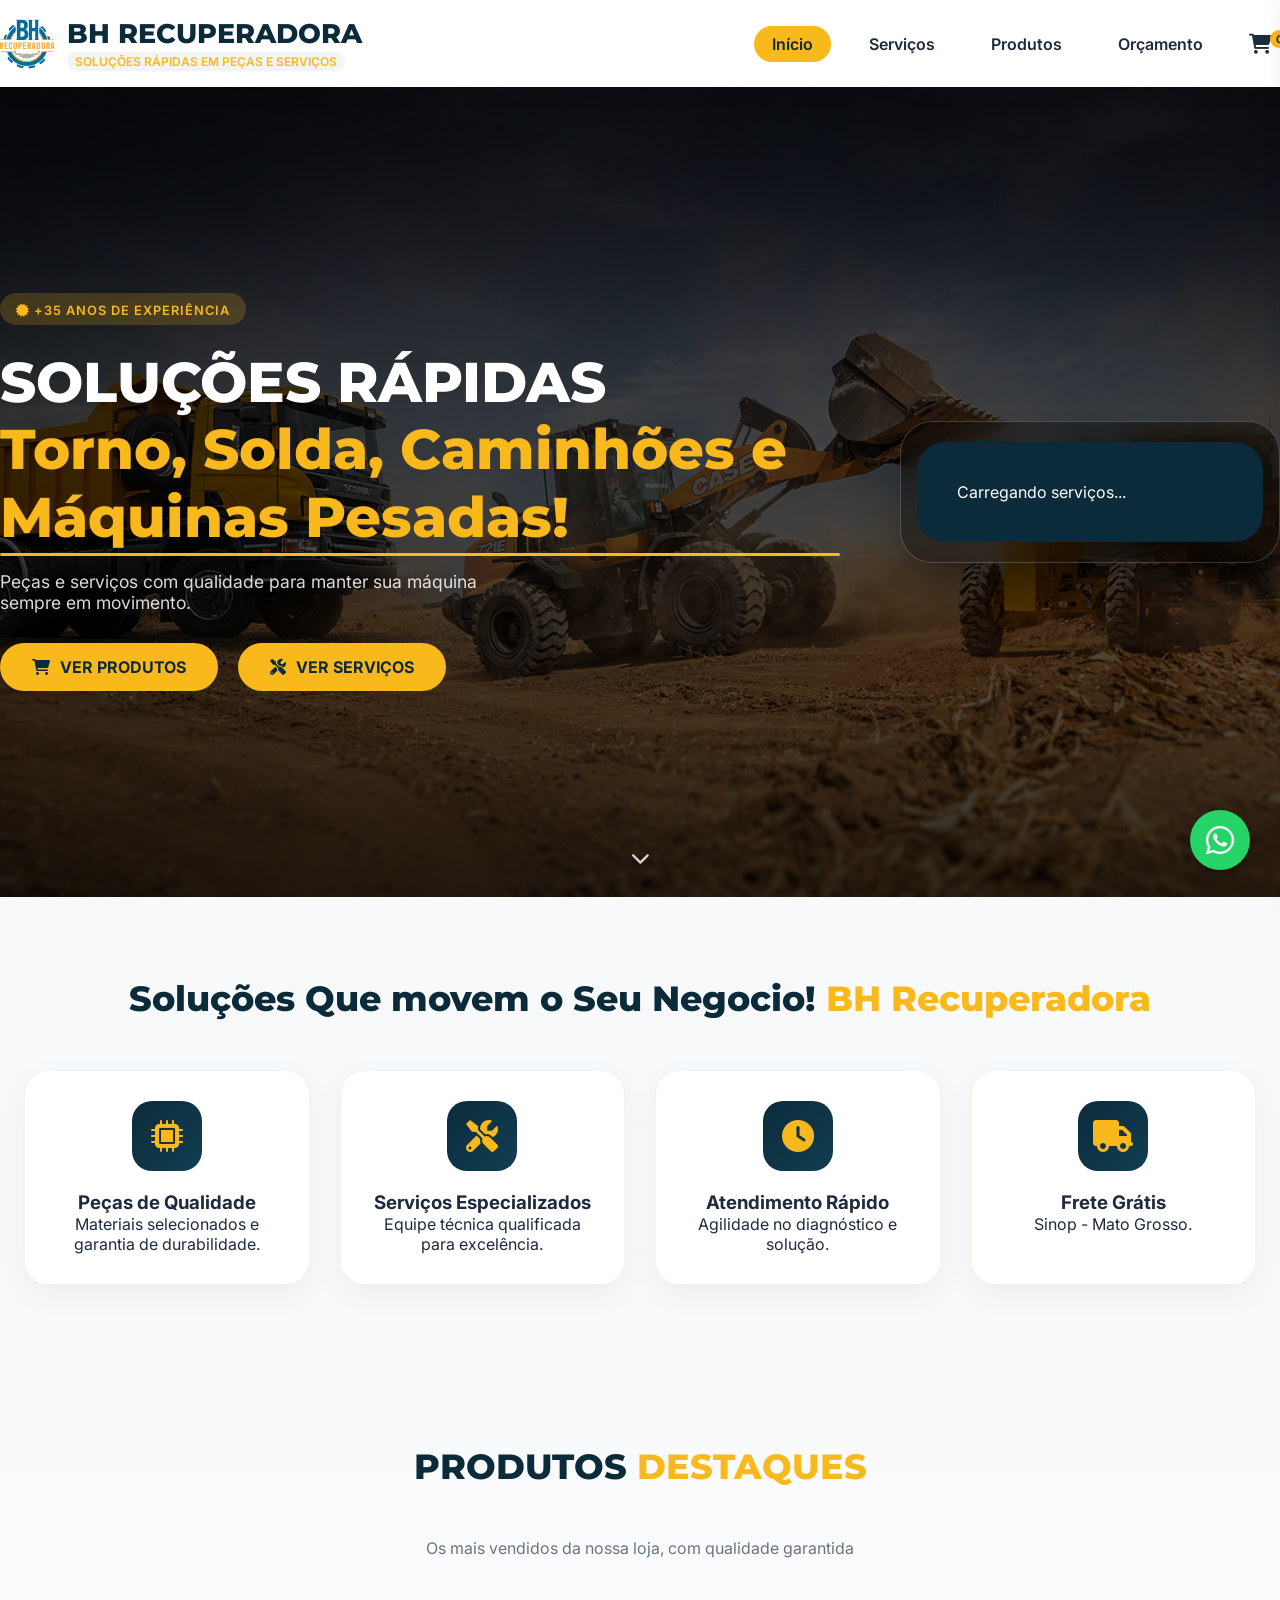
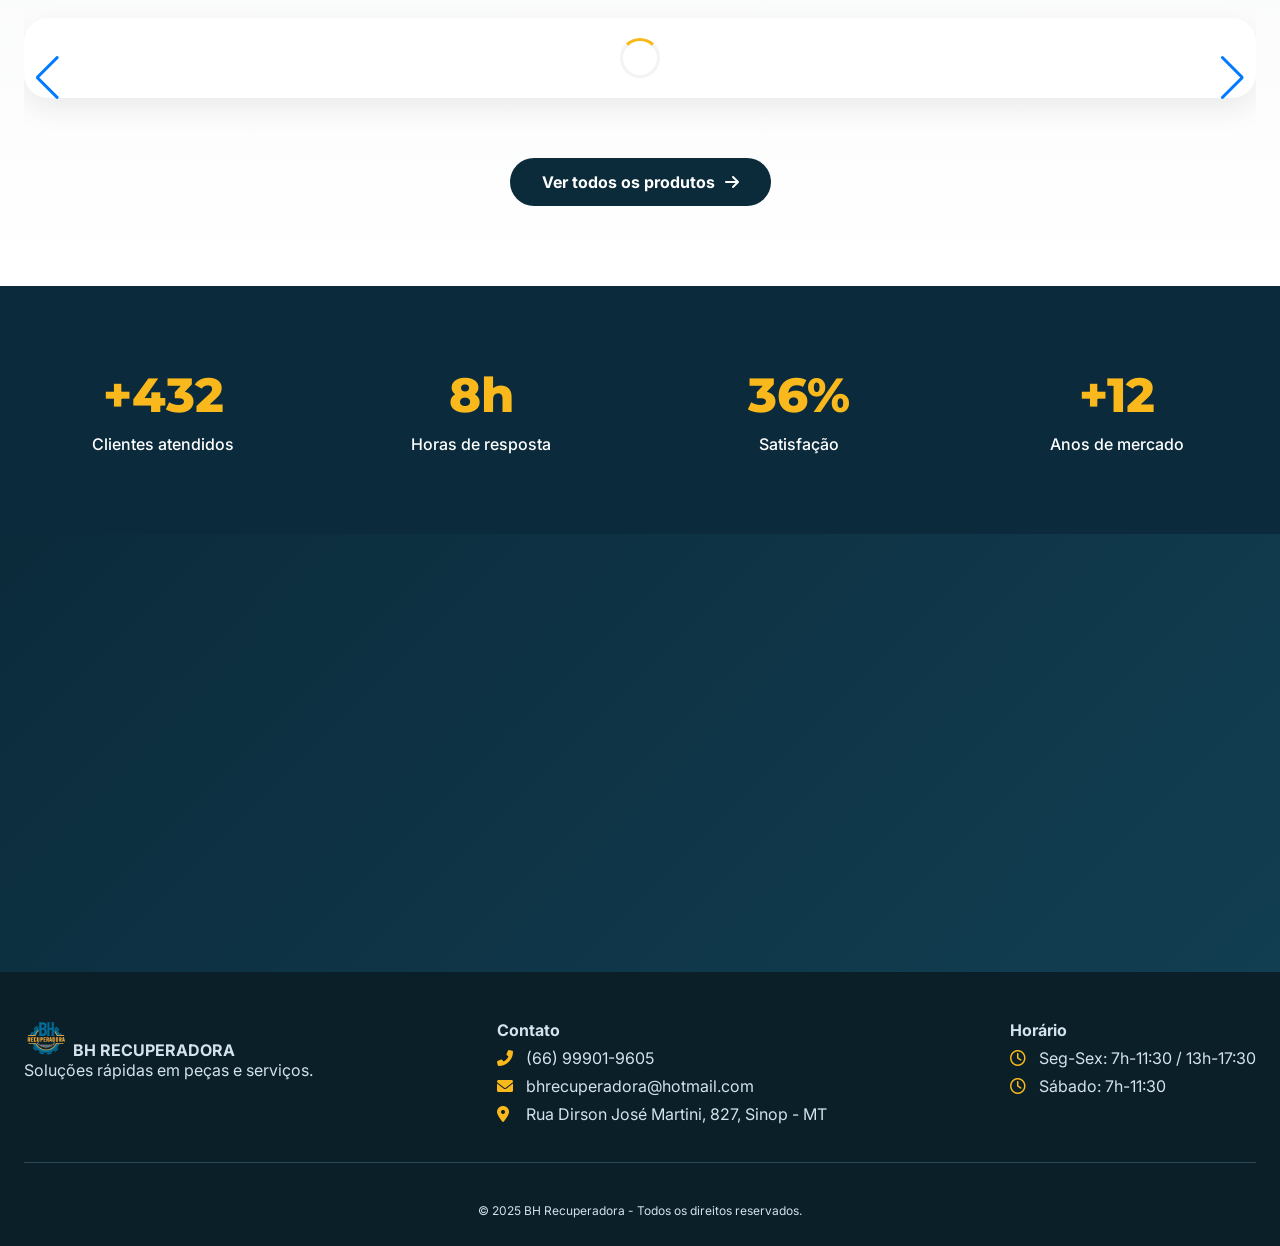
<file: index.html>
<!DOCTYPE html>
<html lang="pt-br">
<head>
    <meta charset="UTF-8">
    <meta name="viewport" content="width=device-width, initial-scale=1.0, user-scalable=yes, viewport-fit=cover">
    <title>BH Recuperadora | Torno, Solda, Caminhões e Máquinas Pesadas</title>
    
    <link rel="stylesheet" href="https://cdnjs.cloudflare.com/ajax/libs/font-awesome/6.0.0-beta3/css/all.min.css">
    <link href="https://fonts.googleapis.com/css2?family=Inter:opsz,wght@14..32,300;400;500;600;700;800&family=Montserrat:wght@500;600;700;800;900&display=swap" rel="stylesheet">
    <link href="https://unpkg.com/aos@2.3.1/dist/aos.css" rel="stylesheet">
    <link rel="stylesheet" href="https://cdn.jsdelivr.net/npm/swiper@11/swiper-bundle.min.css" />
    
    <style>
        * {
            margin: 0;
            padding: 0;
            box-sizing: border-box;
        }
        html, body {
            overflow-x: hidden !important;
            max-width: 100%;
            font-family: 'Inter', sans-serif;
            background-color: #f4f7fc;
            color: #1e2a3e;
            scroll-behavior: smooth;
        }
        .container {
            max-width: 1280px;
            margin: 0 auto;
            padding: 0 24px;
        }
        .header {
            background: #ffffff;
            box-shadow: 0 8px 20px rgba(0,0,0,0.05);
            position: sticky;
            top: 0;
            z-index: 100;
            width: 100%;
        }
        .header-content {
            display: flex;
            align-items: center;
            justify-content: space-between;
            flex-wrap: wrap;
            padding: 16px 0;
            gap: 15px;
        }
        .logo-area {
            display: flex;
            align-items: center;
            gap: 12px;
            flex-wrap: wrap;
        }
        .logo-simbolo {
            width: 55px;
            height: 55px;
            border-radius: 14px;
            overflow: hidden;
        }
        .logo-simbolo img {
            width: 100%;
            height: 100%;
            object-fit: cover;
        }
        .logo-texto h1 {
            font-family: 'Montserrat', sans-serif;
            font-size: 1.7rem;
            font-weight: 800;
            color: #0b2b3b;
        }
        .logo-texto p {
            font-size: 0.75rem;
            font-weight: 600;
            color: #f9b81b;
            background: #0b2b3b0c;
            display: inline-block;
            padding: 2px 8px;
            border-radius: 30px;
        }
        .nav-links {
            display: flex;
            gap: 20px;
            align-items: center;
            flex-wrap: wrap;
            justify-content: flex-end;
        }
        .nav-links a {
            text-decoration: none;
            font-weight: 600;
            color: #1e2a3e;
            transition: all 0.3s ease;
            padding: 8px 18px;
            border-radius: 40px;
            background: transparent;
        }
        .nav-links a:hover {
            background: #f9b81b;
            color: #0b2b3b !important;
        }
        .nav-links a.active {
            background: #f9b81b;
            color: #0b2b3b !important;
        }
        .cart-icon {
            position: relative;
            cursor: pointer;
            padding: 8px;
            border-radius: 40px;
            transition: all 0.3s ease;
            display: flex;
            align-items: center;
            justify-content: center;
        }
        .cart-icon:hover {
            background: #f9b81b;
            color: #0b2b3b;
            transform: scale(1.02);
        }
        .cart-count {
            position: absolute;
            top: -5px;
            right: -8px;
            background: #f9b81b;
            color: #0b2b3b;
            font-size: 0.65rem;
            font-weight: bold;
            border-radius: 50%;
            width: 18px;
            height: 18px;
            display: flex;
            align-items: center;
            justify-content: center;
        }
        .hero-modern {
            position: relative;
            min-height: 90vh;
            display: flex;
            align-items: center;
            overflow: hidden;
            background: #0b2b3b;
            width: 100%;
        }
        .hero-overlay {
            position: absolute;
            top: 0;
            left: 0;
            right: 0;
            bottom: 0;
            background: linear-gradient(135deg, rgba(0,0,0,0.75) 0%, rgba(0,0,0,0.5) 100%);
            z-index: 1;
        }
        .hero-bg-image {
            position: absolute;
            top: 0;
            left: 0;
            width: 100%;
            height: 100%;
            background-size: cover;
            background-position: center;
            z-index: 0;
        }
        .hero-modern-content {
            position: relative;
            z-index: 2;
            display: flex;
            align-items: center;
            justify-content: space-between;
            flex-wrap: wrap;
            gap: 40px;
            padding: 60px 0;
            width: 100%;
        }
        .hero-modern-text {
            flex: 1.2;
            min-width: 280px;
        }
        .hero-badge {
            display: inline-block;
            background: rgba(249, 184, 27, 0.2);
            backdrop-filter: blur(4px);
            padding: 6px 16px;
            border-radius: 40px;
            margin-bottom: 24px;
        }
        .hero-badge span {
            color: #f9b81b;
            font-size: 0.8rem;
            font-weight: 600;
            letter-spacing: 1px;
        }
        .hero-modern-title {
            font-family: 'Montserrat', sans-serif;
            font-size: 3.5rem;
            font-weight: 800;
            line-height: 1.2;
            color: white;
            margin-bottom: 20px;
        }
        .hero-highlight {
            color: #f9b81b;
            position: relative;
            display: inline-block;
        }
        .hero-highlight::after {
            content: '';
            position: absolute;
            bottom: -5px;
            left: 0;
            width: 100%;
            height: 3px;
            background: #f9b81b;
            border-radius: 3px;
        }
        .hero-modern-subtitle {
            font-size: 1.1rem;
            color: rgba(255,255,255,0.85);
            margin-bottom: 30px;
            max-width: 500px;
        }
        .hero-buttons {
            display: flex;
            gap: 20px;
            flex-wrap: wrap;
        }
        .btn-hero-primary {
            background: #f9b81b;
            color: #0b2b3b;
            padding: 14px 32px;
            border-radius: 50px;
            font-weight: 700;
            text-decoration: none;
            display: inline-flex;
            align-items: center;
            gap: 10px;
            transition: all 0.3s ease;
        }
        .btn-hero-primary:hover {
            background: #e5a80f;
            transform: translateY(-3px);
        }
        .hero-services-carousel {
            flex: 0 0 auto;
            width: 380px;
            max-width: 420px;
            margin-left: 20px;
        }
        .hero-services-card {
            background: rgba(0, 0, 0, 0.35);
            backdrop-filter: blur(16px);
            border-radius: 32px;
            padding: 20px 16px;
            border: 1px solid rgba(255,255,255,0.2);
            box-shadow: 0 30px 45px -15px rgba(0,0,0,0.5);
        }
        .hero-services-swiper {
            width: 100%;
            overflow: hidden;
            border-radius: 28px;
        }
        .hero-services-swiper .swiper-slide {
            border-radius: 28px;
            overflow: hidden;
            background: #0b2b3b;
            cursor: pointer;
            transition: all 0.4s cubic-bezier(0.2, 0.9, 0.4, 1.1);
            box-shadow: 0 12px 28px rgba(0,0,0,0.4);
        }
        .hero-services-swiper .swiper-slide:hover {
            transform: translateY(-6px) scale(1.02);
            box-shadow: 0 25px 40px rgba(0,0,0,0.5);
        }
        .hero-services-swiper .swiper-slide img {
            width: 100%;
            aspect-ratio: 4 / 3;
            object-fit: cover;
            display: block;
            transition: transform 0.6s ease;
        }
        .hero-services-swiper .swiper-slide:hover img {
            transform: scale(1.05);
        }
        .slide-info {
            padding: 18px 16px;
            text-align: left;
            background: linear-gradient(to top, rgba(0,0,0,0.85) 0%, rgba(0,0,0,0.5) 100%);
            backdrop-filter: blur(2px);
        }
        .slide-info h3 {
            font-size: 1.15rem;
            font-weight: 800;
            margin-bottom: 0;
            letter-spacing: -0.3px;
            color: white;
        }
        .slide-info h3 i {
            color: #f9b81b;
            margin-right: 10px;
            font-size: 1rem;
        }
        .hero-services-swiper .swiper-pagination {
            display: none !important;
        }
        .hero-scroll-indicator {
            position: absolute;
            bottom: 30px;
            left: 50%;
            transform: translateX(-50%);
            display: flex;
            flex-direction: column;
            align-items: center;
            gap: 8px;
            color: white;
            font-size: 0.85rem;
            opacity: 0.8;
            cursor: pointer;
            z-index: 2;
            transition: all 0.3s ease;
            animation: pulseText 1.8s infinite ease-in-out;
        }
        .hero-scroll-indicator i {
            font-size: 1.2rem;
            animation: bounceScroll 1.5s infinite ease-in-out;
        }
        .hero-scroll-indicator:hover {
            opacity: 1;
            transform: translateX(-50%) scale(1.05);
        }
        @keyframes pulseText {
            0% { opacity: 0.5; text-shadow: 0 0 0 rgba(255,255,255,0); }
            70% { opacity: 1; text-shadow: 0 0 10px rgba(249,184,27,0.5); }
            100% { opacity: 0.5; text-shadow: 0 0 0 rgba(255,255,255,0); }
        }
        @keyframes bounceScroll {
            0%, 100% { transform: translateY(0); }
            50% { transform: translateY(5px); }
        }
        .diferenciais {
            padding: 80px 0;
            background: #f8f9fa;
            width: 100%;
        }
        .section-title-modern {
            font-family: 'Montserrat', sans-serif;
            font-size: 2.2rem;
            font-weight: 800;
            color: #0b2b3b;
            text-align: center;
            margin-bottom: 50px;
        }
        .section-title-modern .highlight {
            color: #f9b81b;
        }
        .diferenciais-grid {
            display: grid;
            grid-template-columns: repeat(auto-fit, minmax(250px, 1fr));
            gap: 30px;
        }
        .diferencial-card {
            background: white;
            padding: 30px;
            border-radius: 24px;
            text-align: center;
            box-shadow: 0 10px 30px rgba(0,0,0,0.05);
            transition: all 0.3s ease;
            border: 1px solid rgba(0,0,0,0.05);
        }
        .diferencial-card:hover {
            transform: translateY(-5px);
            box-shadow: 0 20px 35px rgba(0,0,0,0.1);
        }
        .diferencial-icon {
            width: 70px;
            height: 70px;
            background: linear-gradient(135deg, #0b2b3b 0%, #123e52 100%);
            border-radius: 20px;
            display: flex;
            align-items: center;
            justify-content: center;
            margin: 0 auto 20px;
        }
        .diferencial-icon i {
            font-size: 2rem;
            color: #f9b81b;
        }
        .produtos-destaque {
            padding: 80px 0;
            background: linear-gradient(180deg, #f8f9fa 0%, white 100%);
            width: 100%;
        }
        .section-sub-modern {
            text-align: center;
            color: #6c757d;
            max-width: 600px;
            margin: 0 auto 40px;
        }
        .produtosSwiperModern {
            width: 100%;
            padding: 20px 0 60px 0;
            overflow: hidden;
        }
        .produtosSwiperModern .swiper-slide {
            background: white;
            border-radius: 24px;
            overflow: hidden;
            box-shadow: 0 10px 30px rgba(0,0,0,0.08);
            transition: transform 0.3s;
        }
        .produtosSwiperModern .swiper-slide:hover {
            transform: translateY(-8px);
        }
        .carousel-img {
            height: 200px;
            background: #f5f7fa;
            display: flex;
            align-items: center;
            justify-content: center;
            padding: 20px;
        }
        .carousel-img img {
            max-width: 100%;
            max-height: 100%;
            object-fit: contain;
        }
        .carousel-info {
            padding: 20px;
        }
        .carousel-price {
            font-size: 1.3rem;
            font-weight: 800;
            color: #0b2b3b;
            margin: 10px 0;
        }
        .btn-add-cart {
            background: #0b2b3b;
            color: white;
            border: none;
            padding: 10px;
            width: 100%;
            border-radius: 40px;
            cursor: pointer;
            transition: 0.2s;
            display: flex;
            align-items: center;
            justify-content: center;
            gap: 8px;
        }
        .btn-add-cart:hover {
            background: #f9b81b;
            color: #0b2b3b;
        }
        .btn-produtos-modern {
            display: inline-flex;
            align-items: center;
            gap: 10px;
            background: #0b2b3b;
            color: white;
            padding: 14px 32px;
            border-radius: 50px;
            text-decoration: none;
            font-weight: 700;
            transition: 0.3s;
        }
        .btn-produtos-modern:hover {
            background: #f9b81b;
            color: #0b2b3b;
            transform: translateY(-3px);
        }
        .text-center {
            text-align: center;
        }
        .stats-section {
            position: relative;
            padding: 80px 0;
            background-color: #0b2b3b;
            overflow: hidden;
            width: 100%;
        }
        .stats-overlay {
            position: absolute;
            top: 0;
            left: 0;
            right: 0;
            bottom: 0;
            background: rgba(11, 43, 59, 0.85);
        }
        .stats-grid {
            position: relative;
            z-index: 2;
            display: grid;
            grid-template-columns: repeat(auto-fit, minmax(200px, 1fr));
            gap: 40px;
            text-align: center;
        }
        .stat-number-modern {
            font-family: 'Montserrat', sans-serif;
            font-size: 3rem;
            font-weight: 800;
            color: #f9b81b;
            margin-bottom: 10px;
        }
        .stat-label {
            color: white;
            font-weight: 500;
        }
        .cta-final {
            padding: 80px 0;
            background: linear-gradient(135deg, #0b2b3b 0%, #123e52 100%);
            width: 100%;
        }
        .cta-flex-container {
            display: flex;
            flex-wrap: wrap;
            align-items: center;
            justify-content: space-between;
            gap: 40px;
        }
        .cta-content {
            flex: 1.2;
            text-align: left;
            color: white;
        }
        .cta-content h2 {
            font-family: 'Montserrat', sans-serif;
            font-size: 2rem;
            margin-bottom: 16px;
        }
        .cta-buttons {
            display: flex;
            gap: 20px;
            flex-wrap: wrap;
            margin-top: 20px;
        }
        .cta-whatsapp {
            background: #25D366;
            color: white;
            padding: 12px 28px;
            border-radius: 50px;
            text-decoration: none;
            display: inline-flex;
            align-items: center;
            gap: 10px;
            font-weight: 700;
            transition: 0.3s;
        }
        .cta-whatsapp:hover {
            transform: scale(1.05);
        }
        .cta-logo-wrapper {
            flex: 0.6;
            text-align: center;
        }
        .hero-logo-glass {
            border: 3px solid #f9b81b;
            border-radius: 30px;
            display: inline-block;
            transition: 0.3s;
            background: rgba(0,0,0,0.2);
        }
        .hero-logo-glass:hover {
            transform: scale(1.02);
            border-color: white;
        }
        .hero-logo-img {
            max-width: 180px;
            width: 100%;
            height: auto;
            border-radius: 24px;
            display: block;
        }
        .cta-certificate {
            margin-top: 12px;
            color: rgba(255,255,255,0.8);
            font-size: 0.85rem;
            display: flex;
            align-items: center;
            justify-content: center;
            gap: 8px;
        }
        .footer {
            background: #0a1f28;
            color: #d4e2ed;
            padding: 48px 0 28px;
            width: 100%;
        }
        .footer-content {
            display: flex;
            flex-wrap: wrap;
            justify-content: space-between;
            gap: 40px;
        }
        .footer-col ul {
            list-style: none;
        }
        .footer-col ul li {
            margin: 8px 0;
        }
        .footer-col ul li i {
            width: 25px;
            color: #f9b81b;
        }
        .footer-bottom {
            text-align: center;
            padding-top: 40px;
            border-top: 1px solid #2b4b5a;
            margin-top: 30px;
            font-size: 0.75rem;
        }
        .modal-servicos {
            display: none;
            position: fixed;
            top: 0;
            left: 0;
            width: 100%;
            height: 100%;
            background-color: rgba(0,0,0,0.9);
            z-index: 2000;
            overflow-y: auto;
        }
        .modal-content {
            background: linear-gradient(135deg, #0b2b3b 0%, #123e52 100%);
            margin: 50px auto;
            max-width: 900px;
            width: 90%;
            border-radius: 28px;
        }
        .modal-header {
            display: flex;
            justify-content: space-between;
            padding: 20px 30px;
            border-bottom: 2px solid #f9b81b;
        }
        .modal-header h2 {
            color: #f9b81b;
            font-size: 1.5rem;
        }
        .modal-fechar {
            color: white;
            font-size: 35px;
            cursor: pointer;
        }
        .modal-body {
            padding: 30px;
        }
        .galeria-fotos {
            display: grid;
            grid-template-columns: repeat(auto-fit, minmax(200px, 1fr));
            gap: 20px;
            margin-top: 20px;
        }
        .foto-item img {
            width: 100%;
            aspect-ratio: 4/3;
            object-fit: cover;
            border-radius: 12px;
            cursor: pointer;
        }
        .cart-sidebar {
            position: fixed;
            top: 0;
            right: -400px;
            width: 380px;
            height: 100%;
            background: white;
            z-index: 1000;
            transition: 0.3s;
            display: flex;
            flex-direction: column;
            box-shadow: -5px 0 30px rgba(0,0,0,0.2);
        }
        .cart-sidebar.open { right: 0; }
        .cart-header {
            background: #0b2b3b;
            color: white;
            padding: 20px;
            display: flex;
            justify-content: space-between;
        }
        .cart-items {
            flex: 1;
            padding: 20px;
            overflow-y: auto;
        }
        .cart-item {
            display: flex;
            justify-content: space-between;
            align-items: center;
            margin-bottom: 15px;
            padding-bottom: 10px;
            border-bottom: 1px solid #eee;
        }
        .cart-footer {
            padding: 20px;
            border-top: 2px solid #eef2f5;
        }
        .cart-total {
            font-size: 1.2rem;
            font-weight: bold;
            margin-bottom: 15px;
        }
        .btn-cart-send {
            background: #25D366;
            color: white;
            width: 100%;
            padding: 12px;
            border-radius: 40px;
            border: none;
            font-weight: bold;
            margin-bottom: 10px;
            cursor: pointer;
        }
        .btn-cart-print {
            background: #2c3e50;
            color: white;
            width: 100%;
            padding: 12px;
            border-radius: 40px;
            border: none;
            font-weight: bold;
            cursor: pointer;
        }
        .overlay {
            position: fixed;
            top: 0;
            left: 0;
            width: 100%;
            height: 100%;
            background: rgba(0,0,0,0.5);
            z-index: 999;
            display: none;
        }
        .whatsapp-float {
            position: fixed;
            bottom: 30px;
            right: 30px;
            background: #25D366;
            width: 60px;
            height: 60px;
            border-radius: 50%;
            display: flex;
            align-items: center;
            justify-content: center;
            font-size: 2rem;
            color: white;
            z-index: 998;
            text-decoration: none;
            box-shadow: 0 4px 15px rgba(0,0,0,0.3);
        }
        @media (max-width: 992px) {
            .hero-services-carousel { width: 320px; max-width: 340px; }
            .hero-modern-title { font-size: 2.8rem; }
        }
        @media (max-width: 768px) {
            .container { padding: 0 16px; }
            .header-content { 
                flex-direction: column; 
                text-align: center; 
                gap: 12px;
            }
            .logo-area { 
                justify-content: center; 
                width: 100%;
            }
            .nav-links { 
                justify-content: center; 
                width: 100%;
                gap: 8px;
            }
            .hero-modern-content { flex-direction: column; text-align: center; gap: 30px; }
            .hero-modern-title { font-size: 2rem; text-align: center; }
            .hero-services-carousel { width: 100%; max-width: 360px; margin: 0 auto; }
            .hero-buttons { justify-content: center; }
            .btn-hero-primary { 
                padding: 10px 24px; 
                font-size: 0.9rem;
                margin: 0 auto;
            }
            .nav-links a {
                padding: 5px 12px;
                font-size: 0.85rem;
            }
            .cart-icon {
                padding: 5px 8px;
            }
            .cart-icon i {
                font-size: 1rem;
            }
            .section-title-modern { font-size: 1.6rem; }
            .cta-flex-container { flex-direction: column; text-align: center; }
            .cta-content { text-align: center; }
            .cta-buttons { justify-content: center; }
            .stats-grid { grid-template-columns: 1fr 1fr; gap: 20px; }
            .cart-sidebar { width: 320px; }
            .hero-scroll-indicator {
                font-size: 0.7rem;
                bottom: 20px;
            }
        }
        @media (max-width: 480px) {
            .hero-modern-title { font-size: 1.6rem; }
            .header-content { 
                flex-direction: column; 
                text-align: center; 
            }
            .nav-links { 
                justify-content: center; 
                flex-wrap: wrap;
                gap: 6px;
            }
            .nav-links a {
                padding: 4px 10px;
                font-size: 0.75rem;
            }
            .btn-hero-primary { 
                padding: 8px 20px; 
                font-size: 0.85rem;
            }
            .hero-scroll-indicator {
                font-size: 0.65rem;
                bottom: 15px;
            }
        }
        .spinner {
            border: 3px solid #f3f3f3;
            border-top: 3px solid #f9b81b;
            border-radius: 50%;
            width: 40px;
            height: 40px;
            animation: spin 1s linear infinite;
            margin: 20px auto;
        }
        @keyframes spin { 0% { transform: rotate(0deg); } 100% { transform: rotate(360deg); } }
    </style>
</head>
<body>

<header class="header">
    <div class="container header-content">
        <div class="logo-area">
            <div class="logo-simbolo"><img src="imagens/icones-bh-05.png" alt="Logo BH"></div>
            <div class="logo-texto"><h1>BH RECUPERADORA</h1><p>SOLUÇÕES RÁPIDAS EM PEÇAS E SERVIÇOS</p></div>
        </div>
        <div class="nav-links">
            <a href="index.html" class="active">Início</a>
            <a href="servicos.html">Serviços</a>
            <a href="produtos.html">Produtos</a>
            <a href="#" id="orcamentoNavBtn">Orçamento</a>
            <div class="cart-icon" id="cartIcon"><i class="fas fa-shopping-cart fa-lg"></i><span class="cart-count" id="cartCount">0</span></div>
        </div>
    </div>
</header>

<section class="hero-modern">
    <div class="hero-overlay"></div>
    <div class="hero-bg-image" style="background-image: url('imagens/fundo-oficina.jpg');"></div>
    <div class="container hero-modern-content">
        <div class="hero-modern-text" data-aos="fade-up">
            <div class="hero-badge"><span><i class="fas fa-certificate"></i> +35 ANOS DE EXPERIÊNCIA</span></div>
            <h1 class="hero-modern-title">SOLUÇÕES RÁPIDAS<br><span class="hero-highlight">Torno, Solda, Caminhões e Máquinas Pesadas!</span></h1>
            <p class="hero-modern-subtitle">Peças e serviços com qualidade para manter sua máquina sempre em movimento.</p>
            <div class="hero-buttons">
                <a href="produtos.html" class="btn-hero-primary"><i class="fas fa-shopping-cart"></i> VER PRODUTOS</a>
                <a href="servicos.html" class="btn-hero-primary"><i class="fas fa-tools"></i> VER SERVIÇOS</a>
            </div>
        </div>
        <div class="hero-services-carousel" data-aos="fade-left">
            <div class="hero-services-card">
                <div class="swiper hero-services-swiper">
                    <div class="swiper-wrapper" id="heroServicesWrapper">
                        <div class="swiper-slide"><div class="spinner"></div><p style="color:white; text-align:center;">Carregando serviços...</p></div>
                    </div>
                </div>
            </div>
        </div>
    </div>
    <div class="hero-scroll-indicator" id="heroScrollIndicator">
        <i class="fas fa-chevron-down"></i>
    </div>
</section>

<section class="diferenciais">
    <div class="container">
        <h2 class="section-title-modern">Soluções Que movem o Seu Negocio! <span class="highlight">BH Recuperadora</span></h2>
        <div class="diferenciais-grid">
            <div class="diferencial-card"><div class="diferencial-icon"><i class="fas fa-microchip"></i></div><h3>Peças de Qualidade</h3><p>Materiais selecionados e garantia de durabilidade.</p></div>
            <div class="diferencial-card"><div class="diferencial-icon"><i class="fas fa-tools"></i></div><h3>Serviços Especializados</h3><p>Equipe técnica qualificada para excelência.</p></div>
            <div class="diferencial-card"><div class="diferencial-icon"><i class="fas fa-clock"></i></div><h3>Atendimento Rápido</h3><p>Agilidade no diagnóstico e solução.</p></div>
            <div class="diferencial-card"><div class="diferencial-icon"><i class="fas fa-truck"></i></div><h3>Frete Grátis</h3><p>Sinop - Mato Grosso.</p></div>
        </div>
    </div>
</section>

<section class="produtos-destaque">
    <div class="container">
        <h2 class="section-title-modern">PRODUTOS <span class="highlight">DESTAQUES</span></h2>
        <p class="section-sub-modern">Os mais vendidos da nossa loja, com qualidade garantida</p>
        <div class="swiper produtosSwiperModern">
            <div class="swiper-wrapper" id="carouselWrapper"><div class="swiper-slide"><div class="spinner"></div></div></div>
            <div class="swiper-pagination"></div>
            <div class="swiper-button-next"></div>
            <div class="swiper-button-prev"></div>
        </div>
        <div class="text-center"><a href="produtos.html" class="btn-produtos-modern">Ver todos os produtos <i class="fas fa-arrow-right"></i></a></div>
    </div>
</section>

<section class="stats-section">
    <div class="stats-overlay"></div>
    <div class="container">
        <div class="stats-grid">
            <div class="stat-item-modern"><div class="stat-number-modern" data-count="1200">0</div><div class="stat-label">Clientes atendidos</div></div>
            <div class="stat-item-modern"><div class="stat-number-modern" data-count="24">0</div><div class="stat-label">Horas de resposta</div></div>
            <div class="stat-item-modern"><div class="stat-number-modern" data-count="100">0</div><div class="stat-label">Satisfação</div></div>
            <div class="stat-item-modern"><div class="stat-number-modern" data-count="35">0</div><div class="stat-label">Anos de mercado</div></div>
        </div>
    </div>
</section>

<section class="cta-final">
    <div class="container cta-flex-container">
        <div class="cta-content" data-aos="fade-right">
            <h2>Precisa de um orçamento rápido?</h2>
            <p>Entre em contato conosco e receba um atendimento personalizado</p>
            <div class="cta-buttons">
                <a href="#" class="cta-whatsapp" id="ctaWhatsappBtn"><i class="fab fa-whatsapp"></i> Falar no WhatsApp</a>
            </div>
        </div>
        <div class="cta-logo-wrapper" data-aos="fade-left">
            <a href="historia.html" class="hero-logo-link"><div class="hero-logo-glass"><img src="imagens/rubinoperfil.jpg" alt="Nossa história" class="hero-logo-img"></div></a>
            <div class="cta-certificate"><i class="fas fa-medal"></i> Conheça nossa história</div>
        </div>
    </div>
</section>

<footer class="footer">
    <div class="container">
        <div class="footer-content">
            <div class="footer-col"><div class="footer-logo"><img src="imagens/logo_Bh_Recuperadora_slogan.png" alt="BH" style="width:45px;"><strong> BH RECUPERADORA</strong></div><p>Soluções rápidas em peças e serviços.</p></div>
            <div class="footer-col"><h4>Contato</h4><ul><li><i class="fas fa-phone-alt"></i> (66) 99901-9605</li><li><i class="fas fa-envelope"></i> bhrecuperadora@hotmail.com</li><li><i class="fas fa-map-marker-alt"></i> Rua Dirson José Martini, 827, Sinop - MT</li></ul></div>
            <div class="footer-col"><h4>Horário</h4><ul><li><i class="far fa-clock"></i> Seg-Sex: 7h-11:30 / 13h-17:30</li><li><i class="far fa-clock"></i> Sábado: 7h-11:30</li></ul></div>
        </div>
        <div class="footer-bottom"><p>&copy; 2025 BH Recuperadora - Todos os direitos reservados.</p></div>
    </div>
</footer>

<div class="overlay" id="overlay"></div>
<div class="cart-sidebar" id="cartSidebar"><div class="cart-header"><h3><i class="fas fa-shopping-cart"></i> Meu Carrinho</h3><i class="fas fa-times" id="closeCart"></i></div><div class="cart-items" id="cartItems"><p>Seu carrinho está vazio</p></div><div class="cart-footer"><div class="cart-total">Total: <span id="cartTotal">R$ 0,00</span></div><button class="btn-cart-send" id="sendCartBtn"><i class="fab fa-whatsapp"></i> Solicitar Orçamento</button><button class="btn-cart-print" id="printCartBtn"><i class="fas fa-print"></i> Imprimir Orçamento</button></div></div>
<a class="whatsapp-float" id="whatsappFloatBtn" href="#"><i class="fab fa-whatsapp"></i></a>
<div class="modal-servicos" id="modalServicos"><div class="modal-content"><div class="modal-header"><h2 id="modalTitulo">Serviço</h2><span class="modal-fechar">&times;</span></div><div class="modal-body"><div class="modal-descricao" id="modalDescricao"></div><div class="galeria-fotos" id="galeriaFotos"></div></div></div></div>

<script src="https://cdn.jsdelivr.net/npm/swiper@11/swiper-bundle.min.js"></script>
<script src="https://unpkg.com/aos@2.3.1/dist/aos.js"></script>
<script>
    const JSONBIN_BIN_ID = "6a073187adc21f119aa52743", JSONBIN_API_KEY = "$2a$10$lhJUAJrzaktow5Z6xxRb4umOZnO4IucCBgy.nWbDoB8qrwudrYaky";
    let produtos = [], servicos = [], carrinho = [], galeriaServicos = {};
    function formatPrice(p) { return 'R$ ' + p.toFixed(2).replace('.', ','); }
    function getRandomProducts(lista, qtd=6) { if(!lista.length) return []; const shuffle = [...lista]; for(let i=shuffle.length-1;i>0;i--){const j=Math.floor(Math.random()*(i+1));[shuffle[i],shuffle[j]]=[shuffle[j],shuffle[i]];} return shuffle.slice(0,qtd); }
    async function carregarDadosJSONBin() {
        try {
            const resp = await fetch(`https://api.jsonbin.io/v3/b/${JSONBIN_BIN_ID}/latest`,{headers:{'X-Master-Key':JSONBIN_API_KEY}});
            if(!resp.ok) throw new Error();
            const data = await resp.json();
            produtos = data.record.produtos || []; servicos = data.record.servicos || [];
            servicos.forEach(s=>{ galeriaServicos[s.nome] = { descricao: s.descricao_detalhada||s.descricao, fotos: (s.galeria||[]).map(f=>typeof f==='string'?{url:f,legenda:s.nome}:{url:f.url,legenda:f.legenda||s.nome}) }; });
            renderHeroServicesCarousel(); renderCarousel();
        } catch(e){ console.error(e); servicos=[]; renderHeroServicesCarousel(); }
    }
    function renderHeroServicesCarousel(){
        const wrapper = document.getElementById('heroServicesWrapper'); if(!wrapper) return;
        if(!servicos.length){ wrapper.innerHTML='<div class="swiper-slide"><div style="padding:40px;color:white;">Carregando serviços...</div></div>'; return; }
        wrapper.innerHTML='';
        servicos.forEach(servico=>{
            const slide=document.createElement('div'); slide.className='swiper-slide';
            let icone='<i class="fas fa-wrench"></i>';
            if(servico.nome.toLowerCase().includes('torno')) icone='<i class="fas fa-cogs"></i>';
            else if(servico.nome.toLowerCase().includes('solda')) icone='<i class="fas fa-fire"></i>';
            else icone='<i class="fas fa-tools"></i>';
            slide.innerHTML=`<img src="${servico.imagem||'imagens/servico-padrao.jpg'}" alt="${servico.nome}" onerror="this.src='data:image/svg+xml,%3Csvg%20xmlns=%27http://www.w3.org/2000/svg%27%20viewBox=%270%200%20400%20300%27%3E%3Crect%20width=%27400%27%20height=%27300%27%20fill=%27%230b2b3b%27/%3E%3Ctext%20x=%27200%27%20y=%27150%27%20text-anchor=%27middle%27%20fill=%27%23f9b81b%27%20font-size=%2720%27%3E🔧%3C/text%3E%3C/svg%3E'"><div class="slide-info"><h3>${icone} ${servico.nome}</h3></div>`;
            slide.addEventListener('click',()=>{ const data=galeriaServicos[servico.nome]; if(data) abrirGaleriaServico(servico.nome,data); else abrirGaleriaServicoDinamica(servico); });
            wrapper.appendChild(slide);
        });
        if(window.heroSwiper) window.heroSwiper.destroy(true,true);
        window.heroSwiper = new Swiper('.hero-services-swiper', { slidesPerView:1, spaceBetween:0, loop:servicos.length>=2, autoplay:{delay:4500,disableOnInteraction:false}, effect:'slide', pagination:false });
    }
    function renderCarousel(){
        const wrapper=document.getElementById('carouselWrapper'); if(!wrapper) return;
        if(!produtos.length){ wrapper.innerHTML='<div class="swiper-slide"><p>Carregando produtos...</p></div>'; return; }
        const destaques=getRandomProducts(produtos,6); wrapper.innerHTML='';
        destaques.forEach(p=>{ const div=document.createElement('div'); div.className='swiper-slide'; div.innerHTML=`<div class="carousel-img"><img src="${p.imagem||'imagens/parafuso.jpg'}" alt="${p.nome}" onerror="this.src='data:image/svg+xml,%3Csvg%20xmlns=%27http://www.w3.org/2000/svg%27%20viewBox=%270%200%20100%20100%27%3E%3Crect%20width=%27100%27%20height=%27100%27%20fill=%27%23e8edf2%27/%3E%3Ctext%20x=%2750%27%20y=%2750%27%20text-anchor=%27middle%27%20dy=%27.3em%27%20fill=%27%230b2b3b%27%20font-size=%2712%27%3E🔩%3C/text%3E%3C/svg%3E'"></div><div class="carousel-info"><h3>${p.nome}</h3><div class="carousel-price">${formatPrice(p.preco)}</div><button class="btn-add-cart" onclick="addToCart('${p.nome.replace(/'/g,"\\'")}', ${p.preco})"><i class="fas fa-cart-plus"></i> Adicionar</button></div>`; wrapper.appendChild(div); });
        if(window.carouselSwiperModern) window.carouselSwiperModern.destroy(true,true);
        window.carouselSwiperModern = new Swiper('.produtosSwiperModern',{ slidesPerView:1, spaceBetween:20, pagination:{el:'.swiper-pagination',clickable:true}, navigation:{nextEl:'.swiper-button-next',prevEl:'.swiper-button-prev'}, autoplay:{delay:4000}, loop:destaques.length>=3, breakpoints:{640:{slidesPerView:2},1024:{slidesPerView:3}} });
    }
    function abrirGaleriaServico(titulo,data){ const modal=document.getElementById('modalServicos'); document.getElementById('modalTitulo').innerHTML=`<i class="fas fa-cog"></i> ${titulo}`; document.getElementById('modalDescricao').innerHTML=data.descricao||'Serviço especializado'; const galeria=document.getElementById('galeriaFotos'); galeria.innerHTML=''; if(data.fotos?.length) data.fotos.forEach(f=>{ const div=document.createElement('div'); div.className='foto-item'; div.innerHTML=`<img src="${f.url}" alt="${f.legenda}" onerror="this.src='data:image/svg+xml,%3Csvg%20xmlns=%27http://www.w3.org/2000/svg%27%20viewBox=%270%200%20400%20300%27%3E%3Crect%20width=%27400%27%20height=%27300%27%20fill=%27%230b2b3b%27/%3E%3Ctext%20x=%27200%27%20y=%27150%27%20text-anchor=%27middle%27%20fill=%27%23f9b81b%27%20font-size=%2720%27%3E📷%3C/text%3E%3C/svg%3E'"><div class="foto-legenda">${f.legenda}</div>`; div.onclick=()=>abrirFotoAmpliada(f.url,f.legenda); galeria.appendChild(div); }); else galeria.innerHTML='<p style="color:#ccc;">Galeria em breve</p>'; modal.style.display='block'; document.body.style.overflow='hidden'; }
    function abrirGaleriaServicoDinamica(s){ abrirGaleriaServico(s.nome,{descricao:s.descricao_detalhada||s.descricao,fotos:(s.galeria||[]).map(f=>typeof f==='string'?{url:f,legenda:s.nome}:{url:f.url,legenda:f.legenda||s.nome})}); }
    function abrirFotoAmpliada(url,legenda){ const div=document.createElement('div'); div.style.position='fixed'; div.style.top=0; div.style.left=0; div.style.width='100%'; div.style.height='100%'; div.style.background='rgba(0,0,0,0.9)'; div.style.zIndex=3000; div.style.display='flex'; div.style.alignItems='center'; div.style.justifyContent='center'; div.innerHTML=`<span style="position:absolute;top:20px;right:30px;font-size:40px;color:white;cursor:pointer;">&times;</span><img src="${url}" alt="${legenda}" style="max-width:90%;max-height:90%;object-fit:contain;">`; document.body.appendChild(div); div.querySelector('span').onclick=()=>div.remove(); div.onclick=e=>{if(e.target===div) div.remove();}; }
    function saveCart(){ localStorage.setItem('carrinho',JSON.stringify(carrinho)); updateCartUI(); }
    function updateCartUI(){ const itemsDiv=document.getElementById('cartItems'); if(!itemsDiv) return; const totalItens=carrinho.reduce((s,i)=>s+i.quantidade,0); document.getElementById('cartCount').textContent=totalItens; document.getElementById('cartTotal').textContent=formatPrice(carrinho.reduce((s,i)=>s+(i.preco*i.quantidade),0)); if(!carrinho.length){ itemsDiv.innerHTML='<p style="text-align:center;">Carrinho vazio</p>'; return; } itemsDiv.innerHTML=''; carrinho.forEach((item,idx)=>{ const div=document.createElement('div'); div.className='cart-item'; div.innerHTML=`<div><b>${item.nome}</b><br>${formatPrice(item.preco)}</div><div><button onclick="updateQuantity(${idx},-1)">-</button> ${item.quantidade} <button onclick="updateQuantity(${idx},1)">+</button> <button onclick="removeFromCart(${idx})" style="background:#c00;color:white;border:none;padding:2px 6px;">x</button></div>`; itemsDiv.appendChild(div); }); }
    window.addToCart=(nome,preco)=>{ const exist=carrinho.find(i=>i.nome===nome); exist? exist.quantidade++ : carrinho.push({nome,preco,quantidade:1}); saveCart(); alert(`${nome} adicionado!`); };
    window.updateQuantity=(idx,delta)=>{ if(carrinho[idx]){ carrinho[idx].quantidade+=delta; if(carrinho[idx].quantidade<=0) carrinho.splice(idx,1); saveCart(); } };
    window.removeFromCart=(idx)=>{ carrinho.splice(idx,1); saveCart(); };
    function sendCartToWhatsApp(){ if(!carrinho.length) return alert('Carrinho vazio'); let msg='Olá! Orçamento:%0A'; carrinho.forEach(i=>msg+=`*${i.nome}* Qtd:${i.quantidade} Unit:${formatPrice(i.preco)} Sub:${formatPrice(i.preco*i.quantidade)}%0A`); msg+=`%0ATOTAL: ${formatPrice(carrinho.reduce((s,i)=>s+(i.preco*i.quantidade),0))}`; window.open(`https://wa.me/5566999019605?text=${msg}`,'_blank'); }
    function openWhatsApp(){ window.open('https://wa.me/5566999019605?text=Olá! Gostaria de mais informações.','_blank'); }
    function animateCounter(el, target){ let cur=0, inc=target/50; let interval=setInterval(()=>{ cur+=inc; if(cur>=target){ el.textContent=(target===1200?'+1.200':(target===24?'24h':(target===100?'100%':'+'+target))); clearInterval(interval); } else { if(target===1200) el.textContent='+'+Math.floor(cur); else if(target===24) el.textContent=Math.floor(cur)+'h'; else if(target===100) el.textContent=Math.floor(cur)+'%'; else el.textContent='+'+Math.floor(cur); } },30); }
    document.addEventListener('DOMContentLoaded',()=>{ AOS.init({duration:800}); carregarDadosJSONBin(); const saved=localStorage.getItem('carrinho'); if(saved) carrinho=JSON.parse(saved); updateCartUI(); document.getElementById('cartIcon')?.addEventListener('click',()=>{ document.getElementById('cartSidebar').classList.add('open'); document.getElementById('overlay').classList.add('active');}); document.getElementById('closeCart')?.addEventListener('click',()=>{ document.getElementById('cartSidebar').classList.remove('open'); document.getElementById('overlay').classList.remove('active');}); document.getElementById('overlay')?.addEventListener('click',()=>{ document.getElementById('cartSidebar').classList.remove('open'); document.getElementById('overlay').classList.remove('active');}); document.getElementById('sendCartBtn')?.addEventListener('click',sendCartToWhatsApp); document.getElementById('orcamentoNavBtn')?.addEventListener('click',(e)=>{ e.preventDefault(); if(carrinho.length) sendCartToWhatsApp(); else alert('Adicione produtos ao carrinho'); }); document.getElementById('ctaWhatsappBtn')?.addEventListener('click',(e)=>{ e.preventDefault(); openWhatsApp(); }); document.getElementById('whatsappFloatBtn')?.addEventListener('click',(e)=>{ e.preventDefault(); openWhatsApp(); }); 
        const scrollIndicator = document.getElementById('heroScrollIndicator');
        if(scrollIndicator) {
            scrollIndicator.addEventListener('click', () => window.scrollBy({ top: window.innerHeight, behavior: 'smooth' }));
        }
        const modal=document.getElementById('modalServicos'); document.querySelector('.modal-fechar')?.addEventListener('click',()=>{ modal.style.display='none'; document.body.style.overflow=''; }); window.onclick=e=>{ if(e.target===modal){ modal.style.display='none'; document.body.style.overflow=''; } }; const observer=new IntersectionObserver((entries)=>{ entries.forEach(entry=>{ if(entry.isIntersecting){ document.querySelectorAll('.stat-number-modern').forEach(c=>{ let t=parseInt(c.getAttribute('data-count')); if(c.textContent==='0') animateCounter(c,t); }); observer.unobserve(entry.target); } }); },{threshold:0.3}); const statsSec=document.querySelector('.stats-section'); if(statsSec) observer.observe(statsSec); });
</script>
</body>
</html>
</file>
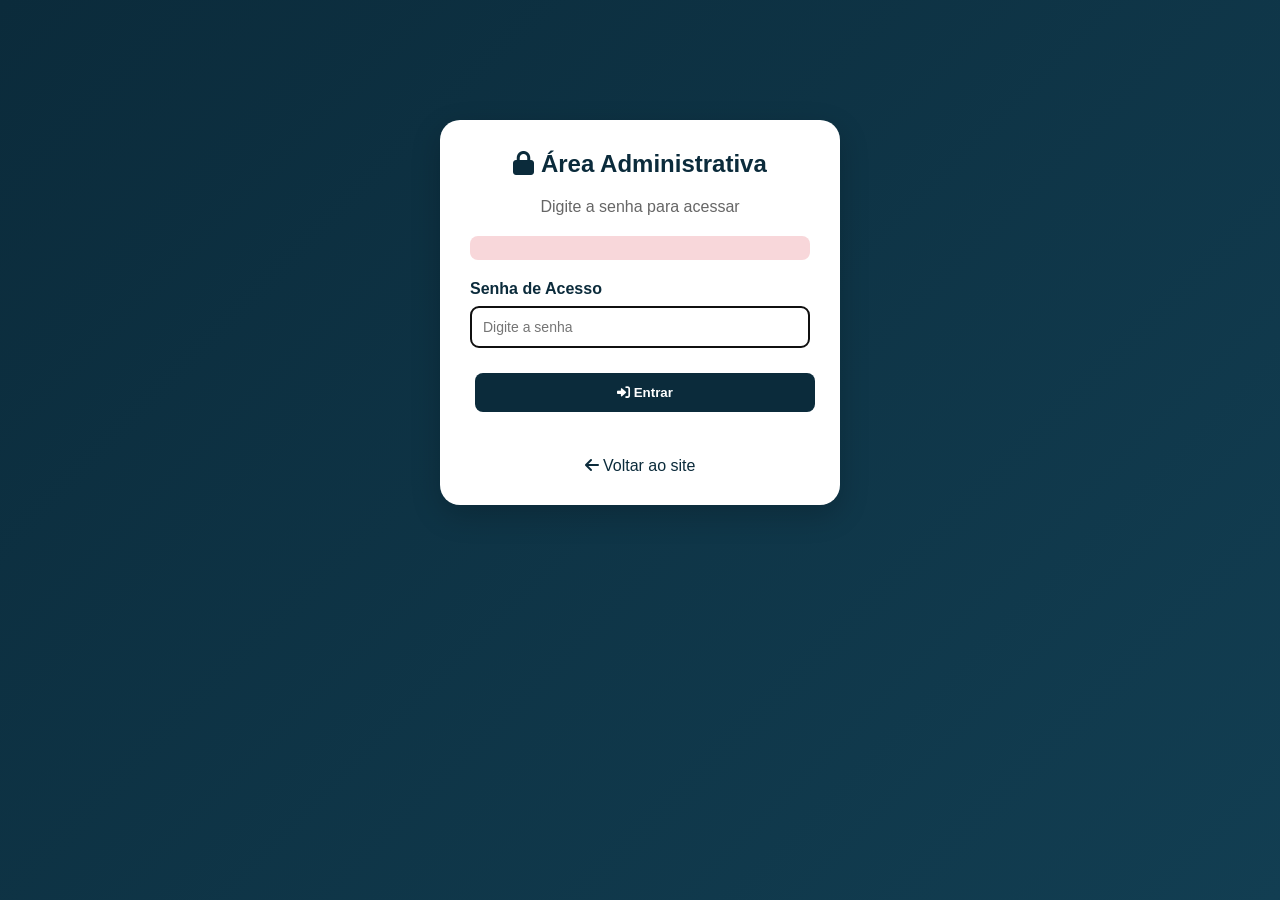
<file: admin.html>
<!DOCTYPE html>
<html lang="pt-br">
<head>
    
    <!-- Google tag (gtag.js) -->
<script async src="https://www.googletagmanager.com/gtag/js?id=G-2TSHGXW27T"></script>
<script>
  window.dataLayer = window.dataLayer || [];
  function gtag(){dataLayer.push(arguments);}
  gtag('js', new Date());

  gtag('config', 'G-2TSHGXW27T');
</script>
    
    <meta charset="UTF-8">
    <meta name="viewport" content="width=device-width, initial-scale=1.0, user-scalable=yes">
    <title>Admin - BH Recuperadora</title>
    <link rel="stylesheet" href="https://cdnjs.cloudflare.com/ajax/libs/font-awesome/6.0.0-beta3/css/all.min.css">
    <style>
        * { margin: 0; padding: 0; box-sizing: border-box; }
        body { font-family: 'Inter', sans-serif; background: linear-gradient(135deg, #0b2b3b 0%, #123e52 100%); min-height: 100vh; padding: 20px; }
        .container { max-width: 1200px; margin: 0 auto; }
        .card { background: white; border-radius: 20px; padding: 30px; margin-bottom: 30px; box-shadow: 0 10px 30px rgba(0,0,0,0.2); }
        h1, h2, h3 { color: #0b2b3b; margin-bottom: 20px; }
        .form-group { margin-bottom: 20px; }
        label { display: block; margin-bottom: 8px; font-weight: 600; color: #0b2b3b; }
        input, textarea, select { width: 100%; padding: 12px; border: 1px solid #ddd; border-radius: 8px; font-size: 14px; }
        textarea { min-height: 80px; resize: vertical; }
        button { background: #0b2b3b; color: white; border: none; padding: 12px 24px; border-radius: 8px; cursor: pointer; font-weight: bold; margin: 5px; transition: all 0.3s; }
        button:hover { background: #f9b81b; color: #0b2b3b; transform: translateY(-2px); }
        .btn-danger { background: #dc3545; }
        .btn-danger:hover { background: #c82333; color: white; }
        .btn-success { background: #28a745; }
        .btn-success:hover { background: #218838; color: white; }
        .btn-warning { background: #ffc107; color: #0b2b3b; }
        .btn-warning:hover { background: #e0a800; }
        .btn-info { background: #17a2b8; }
        .btn-info:hover { background: #138496; }
        .grid { display: grid; grid-template-columns: repeat(auto-fill, minmax(320px, 1fr)); gap: 20px; margin-top: 20px; }
        .item-card { background: #f8f9fa; border-radius: 12px; padding: 15px; border: 1px solid #e0e0e0; transition: transform 0.3s; }
        .item-card:hover { transform: translateY(-5px); box-shadow: 0 5px 20px rgba(0,0,0,0.1); }
        .item-card h3 { color: #0b2b3b; margin-bottom: 10px; font-size: 1rem; display: flex; align-items: center; gap: 8px; flex-wrap: wrap; }
        .preco { color: #f9b81b; font-size: 1.2rem; font-weight: bold; margin: 10px 0; }
        .acoes { display: flex; gap: 10px; margin-top: 15px; flex-wrap: wrap; }
        .alert { padding: 12px; border-radius: 8px; margin-bottom: 20px; display: none; }
        .alert.success { background: #d4edda; color: #155724; display: block; }
        .alert.error { background: #f8d7da; color: #721c24; display: block; }
        .alert.info { background: #cce5ff; color: #004085; display: block; }
        .alert.warning { background: #fff3cd; color: #856404; display: block; }
        .login-box { max-width: 400px; margin: 100px auto; }
        .info-item { margin: 10px 0; padding: 10px; background: #f8f9fa; border-radius: 8px; }
        .voltar-link { display: inline-block; margin-top: 20px; color: #0b2b3b; text-decoration: none; font-weight: 500; }
        .voltar-link:hover { color: #f9b81b; }
        .header-status { display: flex; justify-content: space-between; align-items: center; flex-wrap: wrap; gap: 15px; margin-bottom: 20px; }
        .status-box { background: #f8f9fa; padding: 8px 15px; border-radius: 20px; font-size: 12px; }
        .status-conectado { color: #28a745; }
        .status-offline { color: #ffc107; }
        .badge-padrao { background: #28a745; color: white; font-size: 10px; padding: 2px 8px; border-radius: 20px; margin-left: 8px; }
        .tabs-admin { display: flex; gap: 10px; margin-bottom: 20px; border-bottom: 2px solid #e0e0e0; flex-wrap: wrap; }
        .tab-btn { background: none; color: #0b2b3b; padding: 10px 20px; border-radius: 8px 8px 0 0; margin: 0; }
        .tab-btn.active { background: #0b2b3b; color: white; }
        .tab-content { display: none; }
        .tab-content.active { display: block; }
        .servico-card-header { display: flex; justify-content: space-between; align-items: center; flex-wrap: wrap; gap: 10px; margin-bottom: 10px; }
        .servico-info { font-size: 12px; color: #666; margin: 8px 0; }
        .badge-galeria { background: #17a2b8; color: white; font-size: 10px; padding: 2px 8px; border-radius: 20px; }
        .edit-modal { position: fixed; top: 0; left: 0; width: 100%; height: 100%; background: rgba(0,0,0,0.8); z-index: 10001; overflow-y: auto; }
        .edit-modal-content { background: white; max-width: 700px; margin: 50px auto; border-radius: 20px; padding: 30px; }
        .loading { display: inline-block; width: 20px; height: 20px; border: 2px solid #f3f3f3; border-top: 2px solid #f9b81b; border-radius: 50%; animation: spin 1s linear infinite; }
        @keyframes spin { 0% { transform: rotate(0deg); } 100% { transform: rotate(360deg); } }
        .foto-edit-item { display: flex; flex-wrap: wrap; gap: 10px; margin-bottom: 15px; align-items: center; background: #f8f9fa; padding: 10px; border-radius: 8px; }
        .foto-edit-item .url-wrapper { flex: 2; display: flex; gap: 8px; align-items: center; }
        .foto-edit-item .url-wrapper input { flex: 1; margin: 0; }
        .foto-edit-item .legenda-input { flex: 1; }
        .foto-edit-item button.remove-foto { background: #dc3545; padding: 6px 12px; margin: 0; }
        .foto-edit-item button.upload-foto { background: #17a2b8; padding: 6px 12px; margin: 0; white-space: nowrap; }
        .foto-preview { max-width: 60px; max-height: 60px; border-radius: 6px; margin-left: 5px; }
        .categoria-item { display: flex; justify-content: space-between; align-items: center; background: #f1f3f5; padding: 8px 12px; border-radius: 8px; margin-bottom: 8px; }
        .image-preview { max-width: 100px; max-height: 80px; margin-top: 8px; border-radius: 8px; border: 1px solid #ddd; display: inline-block; }
        .upload-wrapper { display: flex; gap: 10px; align-items: center; flex-wrap: wrap; margin-bottom: 10px; }
        .btn-upload { background: #17a2b8; padding: 8px 16px; margin: 0; }
        .toggle-btn { background: #6c757d; padding: 6px 12px; font-size: 0.8rem; }
    </style>
</head>
<body>
<div class="container">
    <!-- Tela de Login -->
    <div id="loginScreen" class="card login-box">
        <h2 style="text-align:center;"><i class="fas fa-lock"></i> Área Administrativa</h2>
        <p style="text-align:center; color:#666; margin-bottom:20px;">Digite a senha para acessar</p>
        <div id="loginAlert" class="alert error"></div>
        <div class="form-group">
            <label>Senha de Acesso</label>
            <input type="password" id="senhaAdmin" placeholder="Digite a senha" autofocus>
        </div>
        <button onclick="fazerLogin()" style="width:100%;"><i class="fas fa-sign-in-alt"></i> Entrar</button>
        <div style="text-align: center; margin-top: 20px;">
            <a href="index.html" class="voltar-link"><i class="fas fa-arrow-left"></i> Voltar ao site</a>
        </div>
    </div>

    <!-- Painel Admin -->
    <div id="adminScreen" style="display: none;">
        <div class="card">
            <div class="header-status">
                <h1><i class="fas fa-crown"></i> BH Recuperadora - Admin</h1>
                <div class="status-box">
                    <i class="fas fa-database"></i> JSONBin: 
                    <span id="infoStatus" class="status-conectado"><i class="fas fa-spinner fa-spin"></i> Conectando...</span>
                </div>
            </div>
            <div style="display: flex; justify-content: flex-end; flex-wrap: wrap; gap: 10px;">
                <a href="index.html" style="background: #6c757d; color: white; padding: 10px 20px; border-radius: 8px; text-decoration: none;">
                    <i class="fas fa-home"></i> Site
                </a>
                <button class="btn-warning" onclick="refreshData()"><i class="fas fa-sync-alt"></i> Recarregar</button>
                <button class="btn-info" onclick="sincronizarJSONBin()"><i class="fas fa-cloud-upload-alt"></i> Forçar Sincronização</button>
                <button class="btn-danger" onclick="logout()"><i class="fas fa-sign-out-alt"></i> Sair</button>
            </div>
        </div>

        <!-- Abas -->
        <div class="card">
            <div class="tabs-admin">
                <button class="tab-btn active" onclick="switchTab('produtos')"><i class="fas fa-box"></i> Produtos</button>
                <button class="tab-btn" onclick="switchTab('servicos')"><i class="fas fa-tools"></i> Serviços</button>
                <button class="tab-btn" onclick="switchTab('categorias')"><i class="fas fa-tags"></i> Categorias</button>
            </div>

            <!-- TAB PRODUTOS -->
            <div id="tabProdutos" class="tab-content active">
                <h2><i class="fas fa-plus-circle"></i> Adicionar Produto</h2>
                <div id="prodAlert" class="alert"></div>
                <div class="form-group">
                    <label>Nome do Produto *</label>
                    <input type="text" id="prodNome" placeholder="Ex: PARAFUSO SXT 08X30">
                </div>
                <div class="form-group">
                    <label>Preço (R$) *</label>
                    <input type="number" step="0.01" id="prodPreco" placeholder="0.00">
                </div>
                <div class="form-group">
                    <label>Categoria</label>
                    <select id="prodCategoria"><option value="">Sem categoria</option></select>
                </div>
                <div class="form-group">
                    <label>📸 Imagem do Produto</label>
                    <div class="upload-wrapper">
                        <input type="text" id="prodImagem" placeholder="URL da imagem (ou faça upload)" style="flex:1;">
                        <button type="button" class="btn-upload" onclick="uploadImageToField('prodImagem')"><i class="fas fa-cloud-upload-alt"></i> Enviar imagem</button>
                    </div>
                    <div id="prodImagemPreview"></div>
                    <small>Formatos: JPG, PNG, GIF. A imagem será redimensionada para 800x600px.</small>
                </div>
                <div class="form-group">
                    <label>Descrição</label>
                    <textarea id="prodDescricao" placeholder="Descrição do produto..."></textarea>
                </div>
                <button onclick="adicionarProduto()"><i class="fas fa-save"></i> Salvar Produto</button>
                
                <div style="display: flex; align-items: center; justify-content: space-between; margin: 30px 0 20px 0;">
                    <h2 style="margin: 0;"><i class="fas fa-list"></i> Produtos Cadastrados (<span id="totalProdutosCount">0</span>)</h2>
                    <button id="toggleProdutosBtn" class="btn-info toggle-btn" onclick="toggleProdutosList()"><i class="fas fa-chevron-up"></i> Ocultar</button>
                </div>
                <div id="produtosListContainer" class="grid"></div>
            </div>

            <!-- TAB SERVICOS -->
            <div id="tabServicos" class="tab-content">
                <h2><i class="fas fa-plus-circle"></i> Adicionar Novo Serviço</h2>
                <div id="servAlert" class="alert"></div>
                <div class="form-group">
                    <label>Nome do Serviço *</label>
                    <input type="text" id="servNome" placeholder="Ex: Serviço Especializado">
                </div>
                <div class="form-group">
                    <label>Descrição Curta *</label>
                    <textarea id="servDescricao" placeholder="Breve descrição do serviço..."></textarea>
                </div>
                <div class="form-group">
                    <label>📸 Imagem Principal</label>
                    <div class="upload-wrapper">
                        <input type="text" id="servImagem" placeholder="URL da imagem" style="flex:1;">
                        <button type="button" class="btn-upload" onclick="uploadImageToField('servImagem')"><i class="fas fa-cloud-upload-alt"></i> Enviar</button>
                    </div>
                    <div id="servImagemPreview"></div>
                </div>
                <div class="form-group">
                    <label>📸 Galeria de Fotos (URLs separadas por vírgula)</label>
                    <div class="upload-wrapper">
                        <input type="text" id="servGaleria" placeholder="URL1, URL2, ..." style="flex:1;">
                        <button type="button" class="btn-upload" onclick="uploadMultipleImagesToGaleria()"><i class="fas fa-cloud-upload-alt"></i> Enviar várias fotos</button>
                    </div>
                    <small>Você pode colar URLs ou enviar múltiplas imagens (serão redimensionadas).</small>
                </div>
                <div class="form-group">
                    <label>Descrição Detalhada (para o modal)</label>
                    <textarea id="servDescricaoDetalhada" placeholder="Descrição completa do serviço..."></textarea>
                </div>
                <button onclick="adicionarServico()"><i class="fas fa-save"></i> Salvar Serviço</button>
                
                <div style="display: flex; align-items: center; justify-content: space-between; margin: 30px 0 20px 0;">
                    <h2 style="margin: 0;"><i class="fas fa-list"></i> Serviços Cadastrados (<span id="totalServicosCount">0</span>)</h2>
                    <button id="toggleServicosBtn" class="btn-info toggle-btn" onclick="toggleServicosList()"><i class="fas fa-chevron-up"></i> Ocultar</button>
                </div>
                <div id="servicosListContainer" class="grid"></div>
                <div class="info-item" style="margin-top: 20px; background: #cce5ff;">
                    <i class="fas fa-info-circle"></i> <strong>Observação:</strong> Clique em "Editar" em qualquer serviço para modificar nome, descrição, fotos e legendas individuais.
                </div>
            </div>

            <!-- TAB CATEGORIAS -->
            <div id="tabCategorias" class="tab-content">
                <h2><i class="fas fa-tags"></i> Gerenciar Categorias</h2>
                <div id="catAlert" class="alert"></div>
                <div class="form-group">
                    <label>Nova Categoria</label>
                    <input type="text" id="novaCategoriaNome" placeholder="Ex: Parafusos, Ferramentas, Motor...">
                </div>
                <button onclick="adicionarCategoria()"><i class="fas fa-plus"></i> Adicionar Categoria</button>
                <hr style="margin: 30px 0;">
                <h3>Categorias Existentes</h3>
                <div id="listaCategorias"></div>
            </div>
        </div>

        <!-- Configurações -->
        <div class="card">
            <h2><i class="fas fa-database"></i> Backup e Configurações</h2>
            <div id="configAlert" class="alert"></div>
            <div style="display: flex; gap: 10px; flex-wrap: wrap; margin-bottom: 20px;">
                <button class="btn-success" onclick="exportarDados()"><i class="fas fa-download"></i> Exportar Backup</button>
                <button class="btn-warning" onclick="importarDados()"><i class="fas fa-upload"></i> Importar Backup</button>
                <input type="file" id="arquivoImportar" style="display:none" accept=".json">
            </div>
            <div class="info-item"><strong>JSONBin ID:</strong> 6a073187adc21f119aa52743</div>
            <div class="info-item"><strong>Total de Produtos:</strong> <span id="infoTotalProdutos">0</span></div>
            <div class="info-item"><strong>Total de Serviços:</strong> <span id="infoTotalServicos">0</span></div>
            <div class="info-item"><strong>Total de Categorias:</strong> <span id="infoTotalCategorias">0</span></div>
            <div class="info-item"><strong>Última Atualização:</strong> <span id="infoUltimaAtualizacao">-</span></div>
            <hr style="margin: 20px 0;">
            <h3><i class="fas fa-key"></i> Alterar Senha</h3>
            <div class="form-group">
                <input type="password" id="novaSenha" placeholder="Digite a nova senha (mínimo 4 caracteres)">
            </div>
            <button onclick="alterarSenha()">Salvar Nova Senha</button>
        </div>
    </div>
</div>

<!-- Modais de edição -->
<div id="editProdutoModal" class="edit-modal" style="display: none;">
    <div class="edit-modal-content">
        <div style="display: flex; justify-content: space-between; align-items: center; margin-bottom: 20px;">
            <h2 style="margin: 0;"><i class="fas fa-edit"></i> Editar Produto</h2>
            <button onclick="fecharModalProduto()" class="btn-danger" style="padding: 8px 16px;"><i class="fas fa-times"></i> Fechar</button>
        </div>
        <div id="modalEditProdutoContent"></div>
    </div>
</div>

<div id="editServicoModal" class="edit-modal" style="display: none;">
    <div class="edit-modal-content">
        <div style="display: flex; justify-content: space-between; align-items: center; margin-bottom: 20px;">
            <h2 id="modalServicoTitulo" style="margin: 0;">Editar Serviço</h2>
            <button onclick="fecharModalEdicao()" class="btn-danger" style="padding: 8px 16px;"><i class="fas fa-times"></i> Fechar</button>
        </div>
        <div id="modalEditContent"></div>
    </div>
</div>

<script>
// ==================== CONFIGURAÇÕES ====================
const JSONBIN_BIN_ID = "6a073187adc21f119aa52743";
const JSONBIN_MASTER_KEY = "$2a$10$lhJUAJrzaktow5Z6xxRb4umOZnO4IucCBgy.nWbDoB8qrwudrYaky";
const IMGBB_API_KEY = "615982928dee6c73f2a072485c426dcc";

let SENHA_ADMIN = localStorage.getItem('admin_senha') || "admin123";
let produtos = [];
let servicos = [];
let categorias = [];

// Serviços padrão
const servicosPadrao = [
    { id: "padrao_torno", nome: "Serviço de Torno", descricao: "Usinagem de precisão e Fabricação de peças sob medida", descricao_detalhada: "Conheça nosso trabalho de usinagem alta precisão. Realizamos serviços de rosqueamento, refile, canaletas e peças sob medida com excelente acabamento.", imagem: "https://via.placeholder.com/800x600?text=Torno", galeria: [], isPadrao: true },
    { id: "padrao_solda", nome: "Solda em Geral", descricao: "Solda elétrica e alumínio", descricao_detalhada: "Serviços de solda elétrica, MIG/MAG, TIG e alumínio, reparos industriais e manutenção preventiva.", imagem: "https://via.placeholder.com/800x600?text=Solda", galeria: [], isPadrao: true },
    { id: "padrao_manutencao", nome: "Manutenção Industrial", descricao: "Reparo em máquinas Pesadas e Serrarias", descricao_detalhada: "Especialistas em manutenção preventiva e corretiva de máquinas pesadas, motores, bombas e equipamentos industriais.", imagem: "https://via.placeholder.com/800x600?text=Manutencao", galeria: [], isPadrao: true },
    { id: "padrao_plasma", nome: "Corte Plasma", descricao: "Corte de alta precisão em diversos materiais", descricao_detalhada: "Corte plasma de alta precisão para chapas de aço, inox, alumínio e outros metais.", imagem: "https://via.placeholder.com/800x600?text=Corte+Plasma", galeria: [], isPadrao: true },
    { id: "padrao_plasma_tubo", nome: "Corte Plasma em Tubo", descricao: "Corte preciso em tubos de aço, inox e alumínio", descricao_detalhada: "Especialistas em corte plasma de tubos estruturais, canos e perfis tubulares.", imagem: "https://via.placeholder.com/800x600?text=Plasma+Tubo", galeria: [], isPadrao: true },
    { id: "padrao_postos", nome: "Atendimento a Postos de Molas", descricao: "Manutenção e reparo especializado para Caminhões", descricao_detalhada: "Atendimento especializado para postos de molas. Realizamos manutenção preventiva e corretiva, reparo de feixes de molas.", imagem: "https://via.placeholder.com/800x600?text=Postos+de+Molas", galeria: [], isPadrao: true }
];

// ==================== FUNÇÕES DE UPLOAD E REDIMENSIONAMENTO ====================
function resizeImage(file, maxWidth, maxHeight) {
    return new Promise((resolve, reject) => {
        const reader = new FileReader();
        reader.readAsDataURL(file);
        reader.onload = (e) => {
            const img = new Image();
            img.src = e.target.result;
            img.onload = () => {
                let width = img.width;
                let height = img.height;
                if (width > maxWidth || height > maxHeight) {
                    const ratio = Math.min(maxWidth / width, maxHeight / height);
                    width = Math.floor(width * ratio);
                    height = Math.floor(height * ratio);
                }
                const canvas = document.createElement('canvas');
                canvas.width = width;
                canvas.height = height;
                const ctx = canvas.getContext('2d');
                ctx.drawImage(img, 0, 0, width, height);
                canvas.toBlob((blob) => {
                    resolve(blob);
                }, file.type, 0.9);
            };
            img.onerror = reject;
        };
        reader.onerror = reject;
    });
}

async function uploadToImgBB(file) {
    const formData = new FormData();
    formData.append('image', file);
    formData.append('key', IMGBB_API_KEY);
    try {
        const response = await fetch('https://api.imgbb.com/1/upload', {
            method: 'POST',
            body: formData
        });
        const data = await response.json();
        if (data.success) {
            return data.data.url;
        } else {
            throw new Error(data.error?.message || 'Erro no upload');
        }
    } catch (error) {
        console.error('ImgBB upload error:', error);
        throw error;
    }
}

// Função para fazer upload e preencher um input específico (usado nos campos de URL)
async function uploadAndFillUrlInput(inputElement) {
    const fileInput = document.createElement('input');
    fileInput.type = 'file';
    fileInput.accept = 'image/*';
    fileInput.onchange = async (e) => {
        const file = e.target.files[0];
        if (!file) return;
        const btn = inputElement.parentNode.querySelector('.upload-foto');
        const originalText = btn ? btn.innerHTML : 'Enviar';
        if (btn) {
            btn.innerHTML = '<i class="fas fa-spinner fa-spin"></i>';
            btn.disabled = true;
        }
        try {
            const resizedBlob = await resizeImage(file, 800, 600);
            const url = await uploadToImgBB(resizedBlob);
            inputElement.value = url;
            // Mostrar prévia
            let previewImg = inputElement.parentNode.parentNode.querySelector('.foto-preview');
            if (!previewImg) {
                previewImg = document.createElement('img');
                previewImg.className = 'foto-preview';
                inputElement.parentNode.parentNode.appendChild(previewImg);
            }
            previewImg.src = url;
            mostrarAlerta('config', '✅ Imagem enviada e redimensionada!', 'success');
        } catch (err) {
            console.error(err);
            mostrarAlerta('config', '❌ Erro no upload.', 'error');
        } finally {
            if (btn) {
                btn.innerHTML = originalText;
                btn.disabled = false;
            }
        }
    };
    fileInput.click();
}

// Função para upload em campos com ID (produtos e imagem principal do serviço)
async function uploadImageToField(fieldId) {
    const input = document.createElement('input');
    input.type = 'file';
    input.accept = 'image/*';
    input.onchange = async (e) => {
        const file = e.target.files[0];
        if (!file) return;
        const field = document.getElementById(fieldId);
        if (!field) return;
        const btn = document.querySelector(`[onclick="uploadImageToField('${fieldId}')"]`);
        const originalText = btn.innerHTML;
        btn.innerHTML = '<i class="fas fa-spinner fa-spin"></i> Enviando...';
        btn.disabled = true;
        try {
            const resizedBlob = await resizeImage(file, 800, 600);
            const url = await uploadToImgBB(resizedBlob);
            field.value = url;
            const previewDiv = document.getElementById(`${fieldId}Preview`);
            if (previewDiv) {
                previewDiv.innerHTML = `<img src="${url}" class="image-preview" alt="Prévia">`;
            }
            mostrarAlerta('config', '✅ Imagem enviada e redimensionada com sucesso!', 'success');
        } catch (err) {
            console.error(err);
            mostrarAlerta('config', '❌ Erro no upload da imagem.', 'error');
        } finally {
            btn.innerHTML = originalText;
            btn.disabled = false;
        }
    };
    input.click();
}

// Upload múltiplo para galeria (no cadastro de serviço)
async function uploadMultipleImagesToGaleria() {
    const input = document.createElement('input');
    input.type = 'file';
    input.accept = 'image/*';
    input.multiple = true;
    input.onchange = async (e) => {
        const files = Array.from(e.target.files);
        if (files.length === 0) return;
        const galeriaField = document.getElementById('servGaleria');
        let currentUrls = galeriaField.value.trim() ? galeriaField.value.split(',').map(u => u.trim()) : [];
        const btn = document.querySelector('[onclick="uploadMultipleImagesToGaleria()"]');
        const originalText = btn.innerHTML;
        btn.innerHTML = '<i class="fas fa-spinner fa-spin"></i> Enviando...';
        btn.disabled = true;
        try {
            for (const file of files) {
                const resizedBlob = await resizeImage(file, 800, 600);
                const url = await uploadToImgBB(resizedBlob);
                currentUrls.push(url);
            }
            galeriaField.value = currentUrls.join(', ');
            mostrarAlerta('serv', `✅ ${files.length} imagem(ns) enviada(s) com sucesso!`, 'success');
        } catch (err) {
            console.error(err);
            mostrarAlerta('serv', '❌ Erro ao enviar uma ou mais imagens.', 'error');
        } finally {
            btn.innerHTML = originalText;
            btn.disabled = false;
        }
    };
    input.click();
}

// ==================== FUNÇÕES JSONBIN (mantidas iguais) ====================
async function carregarDoJSONBin() {
    try {
        document.getElementById('infoStatus').innerHTML = '<i class="fas fa-spinner fa-spin"></i> Carregando...';
        const response = await fetch(`https://api.jsonbin.io/v3/b/${JSONBIN_BIN_ID}/latest`, {
            method: 'GET',
            headers: { 'X-Master-Key': JSONBIN_MASTER_KEY, 'Content-Type': 'application/json' }
        });
        if (!response.ok) throw new Error(`HTTP ${response.status}`);
        const data = await response.json();
        const dados = data.record;
        produtos = dados.produtos && Array.isArray(dados.produtos) ? dados.produtos : [];
        categorias = dados.categorias && Array.isArray(dados.categorias) ? dados.categorias : [];
        const servicosSalvos = dados.servicos || [];
        servicos = [];
        for (const padrao of servicosPadrao) {
            const editado = servicosSalvos.find(s => s.id === padrao.id);
            if (editado) servicos.push({ ...padrao, ...editado, isPadrao: true });
            else servicos.push({ ...padrao });
        }
        for (const serv of servicosSalvos) {
            if (!serv.isPadrao && !servicos.find(s => s.id === serv.id)) servicos.push(serv);
        }
        document.getElementById('infoStatus').innerHTML = '<i class="fas fa-check-circle"></i> Conectado';
        document.getElementById('infoStatus').className = 'status-conectado';
        return true;
    } catch(error) {
        console.error('Erro ao carregar do JSONBin:', error);
        document.getElementById('infoStatus').innerHTML = '<i class="fas fa-exclamation-triangle"></i> Offline (usando cache)';
        document.getElementById('infoStatus').className = 'status-offline';
        const cached = localStorage.getItem('bh_recuperadora_cache');
        if (cached) {
            try {
                const cache = JSON.parse(cached);
                produtos = cache.produtos || [];
                servicos = cache.servicos || [...servicosPadrao];
                categorias = cache.categorias || [];
            } catch(e) {}
        } else {
            servicos = [...servicosPadrao];
            produtos = [];
            categorias = [];
        }
        return false;
    }
}

async function salvarNoJSONBin() {
    try {
        const dadosParaSalvar = {
            produtos: produtos,
            servicos: servicos.map(s => ({
                id: s.id,
                nome: s.nome,
                descricao: s.descricao,
                descricao_detalhada: s.descricao_detalhada,
                imagem: s.imagem,
                galeria: s.galeria || [],
                isPadrao: s.isPadrao
            })),
            categorias: categorias,
            ultimaAtualizacao: new Date().toISOString()
        };
        const response = await fetch(`https://api.jsonbin.io/v3/b/${JSONBIN_BIN_ID}`, {
            method: 'PUT',
            headers: { 'Content-Type': 'application/json', 'X-Master-Key': JSONBIN_MASTER_KEY },
            body: JSON.stringify(dadosParaSalvar)
        });
        if (!response.ok) throw new Error(`HTTP ${response.status}`);
        localStorage.setItem('bh_recuperadora_cache', JSON.stringify(dadosParaSalvar));
        document.getElementById('infoStatus').innerHTML = '<i class="fas fa-check-circle"></i> Conectado';
        document.getElementById('infoStatus').className = 'status-conectado';
        return true;
    } catch(error) {
        console.error('Erro ao salvar no JSONBin:', error);
        document.getElementById('infoStatus').innerHTML = '<i class="fas fa-exclamation-triangle"></i> Erro ao salvar';
        document.getElementById('infoStatus').className = 'status-offline';
        localStorage.setItem('bh_recuperadora_cache', JSON.stringify({ produtos, servicos, categorias, ultimaAtualizacao: new Date().toISOString() }));
        mostrarAlerta('config', '⚠️ Erro ao salvar no JSONBin, mas dados foram salvos localmente!', 'warning');
        return false;
    }
}

async function sincronizarJSONBin() {
    mostrarAlerta('config', '🔄 Sincronizando com JSONBin...', 'info');
    const sucesso = await salvarNoJSONBin();
    if (sucesso) mostrarAlerta('config', '✅ Sincronizado com sucesso!', 'success');
    else mostrarAlerta('config', '⚠️ Erro na sincronização, verifique sua conexão!', 'error');
}

// ==================== CATEGORIAS ====================
function carregarSelectCategorias() {
    const select = document.getElementById('prodCategoria');
    if (!select) return;
    select.innerHTML = '<option value="">Sem categoria</option>';
    categorias.forEach(cat => {
        const nome = typeof cat === 'string' ? cat : cat.nome;
        select.innerHTML += `<option value="${nome.replace(/"/g, '&quot;')}">${nome}</option>`;
    });
}

function carregarListaCategoriasAdmin() {
    const container = document.getElementById('listaCategorias');
    if (!container) return;
    if (categorias.length === 0) {
        container.innerHTML = '<p>Nenhuma categoria cadastrada.</p>';
        document.getElementById('infoTotalCategorias').textContent = '0';
        return;
    }
    document.getElementById('infoTotalCategorias').textContent = categorias.length;
    container.innerHTML = '';
    categorias.forEach((cat, idx) => {
        const nome = typeof cat === 'string' ? cat : cat.nome;
        const id = typeof cat === 'object' ? cat.id : idx;
        const div = document.createElement('div');
        div.className = 'categoria-item';
        div.innerHTML = `
            <span><i class="fas fa-tag"></i> ${nome}</span>
            <div>
                <button class="btn-warning" style="padding: 4px 12px; margin-right: 5px;" onclick="editarCategoria(${typeof id === 'string' ? `'${id}'` : id}, '${nome.replace(/"/g, '&quot;')}')"><i class="fas fa-edit"></i></button>
                <button class="btn-danger" style="padding: 4px 12px;" onclick="excluirCategoria(${typeof id === 'string' ? `'${id}'` : id}, '${nome.replace(/"/g, '&quot;')}')"><i class="fas fa-trash"></i></button>
            </div>
        `;
        container.appendChild(div);
    });
}

function adicionarCategoria() {
    const nomeInput = document.getElementById('novaCategoriaNome');
    const nome = nomeInput.value.trim();
    if (!nome) {
        mostrarAlerta('cat', '❌ Digite um nome para a categoria.', 'error');
        return;
    }
    if (categorias.some(c => (typeof c === 'string' ? c : c.nome) === nome)) {
        mostrarAlerta('cat', '❌ Esta categoria já existe.', 'error');
        return;
    }
    const novaCat = { id: Date.now(), nome: nome };
    categorias.push(novaCat);
    salvarNoJSONBin().then(() => {
        carregarListaCategoriasAdmin();
        carregarSelectCategorias();
        mostrarAlerta('cat', '✅ Categoria adicionada!', 'success');
        nomeInput.value = '';
        atualizarInfoProdutos();
    });
}

function editarCategoria(id, nomeAntigo) {
    const novoNome = prompt('Editar categoria:', nomeAntigo);
    if (!novoNome || novoNome === nomeAntigo) return;
    if (categorias.some(c => (typeof c === 'string' ? c : c.nome) === novoNome && (typeof c === 'string' ? c : c.id) !== id)) {
        alert('Já existe uma categoria com esse nome.');
        return;
    }
    const index = categorias.findIndex(c => (typeof c === 'object' ? c.id : c) === id);
    if (index !== -1) {
        if (typeof categorias[index] === 'object') {
            categorias[index].nome = novoNome;
        } else {
            categorias[index] = novoNome;
        }
        produtos.forEach(p => { if (p.categoria === nomeAntigo) p.categoria = novoNome; });
        salvarNoJSONBin().then(() => {
            carregarListaCategoriasAdmin();
            carregarSelectCategorias();
            carregarListaProdutos();
            mostrarAlerta('cat', '✅ Categoria atualizada!', 'success');
            atualizarInfoProdutos();
        });
    }
}

function excluirCategoria(id, nome) {
    if (!confirm(`Tem certeza que deseja excluir a categoria "${nome}"? Produtos com esta categoria ficarão sem categoria.`)) return;
    const index = categorias.findIndex(c => (typeof c === 'object' ? c.id : c) === id);
    if (index !== -1) {
        categorias.splice(index, 1);
        produtos.forEach(p => { if (p.categoria === nome) p.categoria = ''; });
        salvarNoJSONBin().then(() => {
            carregarListaCategoriasAdmin();
            carregarSelectCategorias();
            carregarListaProdutos();
            mostrarAlerta('cat', '🗑️ Categoria excluída!', 'success');
            atualizarInfoProdutos();
        });
    }
}

// ==================== PRODUTOS ====================
function adicionarProduto() {
    const nome = document.getElementById('prodNome').value.trim();
    const preco = parseFloat(document.getElementById('prodPreco').value);
    const categoria = document.getElementById('prodCategoria').value;
    const imagem = document.getElementById('prodImagem').value.trim();
    const descricao = document.getElementById('prodDescricao').value.trim();
    if(!nome || isNaN(preco) || preco <= 0) { mostrarAlerta('prod', '❌ Preencha nome e preço válidos!', 'error'); return; }
    const novoProduto = { 
        id: Date.now(), 
        nome: nome.toUpperCase(), 
        preco: preco, 
        categoria: categoria || null,
        imagem: imagem || null, 
        descricao: descricao || 'Produto de qualidade' 
    };
    produtos.push(novoProduto);
    salvarNoJSONBin().then(() => {
        mostrarAlerta('prod', '✅ Produto adicionado e sincronizado!', 'success');
        carregarListaProdutos();
        limparFormProduto();
        atualizarInfoProdutos();
    });
}

function limparFormProduto() {
    document.getElementById('prodNome').value = '';
    document.getElementById('prodPreco').value = '';
    document.getElementById('prodCategoria').value = '';
    document.getElementById('prodImagem').value = '';
    document.getElementById('prodDescricao').value = '';
    document.getElementById('prodImagemPreview').innerHTML = '';
}

let produtoEditando = null;
function abrirModalEditarProduto(produto) {
    produtoEditando = produto;
    const modal = document.getElementById('editProdutoModal');
    const content = document.getElementById('modalEditProdutoContent');
    let options = '<option value="">Sem categoria</option>';
    categorias.forEach(cat => {
        const nomeCat = typeof cat === 'string' ? cat : cat.nome;
        const selected = (produto.categoria === nomeCat) ? 'selected' : '';
        options += `<option value="${nomeCat.replace(/"/g, '&quot;')}" ${selected}>${nomeCat}</option>`;
    });
    const previewHtml = produto.imagem ? `<div style="margin-top:10px;"><img src="${produto.imagem}" style="max-width:100px; max-height:100px; border-radius:8px;"></div>` : '';
    content.innerHTML = `
        <div class="form-group"><label>Nome do Produto *</label><input type="text" id="editProdNome" value="${produto.nome.replace(/"/g, '&quot;')}"></div>
        <div class="form-group"><label>Preço (R$) *</label><input type="number" step="0.01" id="editProdPreco" value="${produto.preco}"></div>
        <div class="form-group"><label>Categoria</label><select id="editProdCategoria">${options}</select></div>
        <div class="form-group"><label>URL da Imagem</label><div class="upload-wrapper"><input type="text" id="editProdImagem" value="${produto.imagem || ''}" style="flex:1;"><button type="button" class="btn-upload" onclick="uploadImageToField('editProdImagem')"><i class="fas fa-cloud-upload-alt"></i> Enviar</button></div>${previewHtml}<div id="editProdImagemPreview"></div></div>
        <div class="form-group"><label>Descrição</label><textarea id="editProdDescricao" rows="3">${(produto.descricao || '').replace(/"/g, '&quot;')}</textarea></div>
        <hr><div style="display:flex; justify-content:flex-end; gap:10px; margin-top:20px;"><button onclick="fecharModalProduto()" class="btn-danger">Cancelar</button><button onclick="salvarEdicaoProduto()" class="btn-success">Salvar</button></div>
    `;
    modal.style.display = 'block';
    document.body.style.overflow = 'hidden';
}

function salvarEdicaoProduto() {
    if (!produtoEditando) return;
    const novoNome = document.getElementById('editProdNome')?.value.trim();
    const novoPreco = parseFloat(document.getElementById('editProdPreco')?.value);
    const novaCategoria = document.getElementById('editProdCategoria')?.value;
    const novaImagem = document.getElementById('editProdImagem')?.value.trim();
    const novaDescricao = document.getElementById('editProdDescricao')?.value.trim();
    if (!novoNome || isNaN(novoPreco) || novoPreco <= 0) { mostrarAlerta('prod', '❌ Nome e preço válidos são obrigatórios!', 'error'); return; }
    produtoEditando.nome = novoNome.toUpperCase();
    produtoEditando.preco = novoPreco;
    produtoEditando.categoria = novaCategoria || null;
    if (novaImagem && novaImagem !== '') produtoEditando.imagem = novaImagem;
    if (novaDescricao) produtoEditando.descricao = novaDescricao;
    salvarNoJSONBin().then(() => { carregarListaProdutos(); mostrarAlerta('prod', '✅ Produto atualizado!', 'success'); fecharModalProduto(); atualizarInfoProdutos(); });
}

function fecharModalProduto() { document.getElementById('editProdutoModal').style.display = 'none'; document.body.style.overflow = ''; produtoEditando = null; }
function editarProduto(id) { const produto = produtos.find(p => p.id === id); if(produto) abrirModalEditarProduto(produto); }
function deletarProduto(id) { if(confirm('⚠️ Tem certeza que deseja excluir este produto?')) { produtos = produtos.filter(p => p.id !== id); salvarNoJSONBin().then(() => { carregarListaProdutos(); mostrarAlerta('prod', '🗑️ Produto excluído!', 'success'); atualizarInfoProdutos(); }); } }

function carregarListaProdutos() {
    const container = document.getElementById('produtosListContainer');
    const totalSpan = document.getElementById('totalProdutosCount');
    if(!container) return;
    if(produtos.length === 0) { container.innerHTML = '<p style="text-align:center; color:#999;">Nenhum produto cadastrado ainda.</p>'; if(totalSpan) totalSpan.textContent = '0'; return; }
    if(totalSpan) totalSpan.textContent = produtos.length;
    container.innerHTML = '';
    produtos.forEach(produto => {
        const card = document.createElement('div'); card.className = 'item-card';
        // badge removido
        card.innerHTML = `<h3>${produto.nome}</h3><div class="preco">R$ ${produto.preco.toFixed(2)}</div>${produto.imagem ? `<img src="${produto.imagem}" style="max-width:80px; max-height:80px; border-radius:8px; margin:10px 0;">` : ''}<div class="acoes"><button onclick="editarProduto(${produto.id})"><i class="fas fa-edit"></i> Editar</button><button class="btn-danger" onclick="deletarProduto(${produto.id})"><i class="fas fa-trash"></i> Excluir</button></div>`;
        container.appendChild(card);
    });
}

// ==================== SERVIÇOS (COM UPLOAD NAS FOTOS DA GALERIA) ====================
function adicionarServico() {
    const nome = document.getElementById('servNome').value.trim();
    const descricao = document.getElementById('servDescricao').value.trim();
    const imagem = document.getElementById('servImagem').value.trim();
    const galeriaStr = document.getElementById('servGaleria').value.trim();
    const descricaoDetalhada = document.getElementById('servDescricaoDetalhada').value.trim();
    if(!nome || !descricao) { mostrarAlerta('serv', '❌ Preencha nome e descrição!', 'error'); return; }
    let galeria = [];
    if(galeriaStr) galeria = galeriaStr.split(',').map(url => url.trim()).filter(url => url).map(url => ({ url: url, legenda: nome }));
    const novoServico = { id: Date.now(), nome: nome, descricao: descricao, descricao_detalhada: descricaoDetalhada || descricao, imagem: imagem || null, galeria: galeria, isPadrao: false };
    servicos.push(novoServico);
    salvarNoJSONBin().then(() => { mostrarAlerta('serv', '✅ Serviço adicionado!', 'success'); carregarListaServicos(); limparFormServico(); atualizarInfoProdutos(); });
}

function limparFormServico() {
    document.getElementById('servNome').value = '';
    document.getElementById('servDescricao').value = '';
    document.getElementById('servImagem').value = '';
    document.getElementById('servGaleria').value = '';
    document.getElementById('servDescricaoDetalhada').value = '';
    document.getElementById('servImagemPreview').innerHTML = '';
}

let servicoEditando = null;

function abrirModalEditarServico(servico) {
    servicoEditando = JSON.parse(JSON.stringify(servico));
    const modal = document.getElementById('editServicoModal');
    const modalTitulo = document.getElementById('modalServicoTitulo');
    const content = document.getElementById('modalEditContent');
    const badge = servico.isPadrao ? '<span class="badge-padrao">Padrão (Editável)</span>' : '<span class="badge-galeria">Personalizado</span>';
    modalTitulo.innerHTML = `<i class="fas fa-edit"></i> Editando: ${servico.nome} ${badge}`;
    
    let fotosArray = [];
    if (servico.galeria && Array.isArray(servico.galeria)) {
        fotosArray = servico.galeria.map(item => {
            if (typeof item === 'string') return { url: item, legenda: servico.nome };
            else if (typeof item === 'object' && item.url) return { url: item.url, legenda: item.legenda || servico.nome };
            return null;
        }).filter(f => f && f.url);
    }
    
    let fotosHtml = '';
    fotosArray.forEach((foto, idx) => {
        fotosHtml += `
            <div class="foto-edit-item">
                <div class="url-wrapper">
                    <input type="text" class="foto-url" value="${foto.url.replace(/"/g, '&quot;')}" placeholder="URL da foto">
                    <button type="button" class="upload-foto btn-upload" onclick="uploadAndFillUrlInput(this.parentNode.querySelector('.foto-url'))"><i class="fas fa-cloud-upload-alt"></i> Enviar</button>
                </div>
                <input type="text" class="legenda-input" value="${foto.legenda.replace(/"/g, '&quot;')}" placeholder="Legenda">
                <button type="button" class="remove-foto btn-danger" onclick="removerCampoFoto(this)"><i class="fas fa-trash"></i></button>
                ${foto.url ? `<img src="${foto.url}" class="foto-preview">` : ''}
            </div>
        `;
    });
    if (fotosArray.length === 0) {
        fotosHtml = `
            <div class="foto-edit-item">
                <div class="url-wrapper">
                    <input type="text" class="foto-url" placeholder="URL da foto">
                    <button type="button" class="upload-foto btn-upload" onclick="uploadAndFillUrlInput(this.parentNode.querySelector('.foto-url'))"><i class="fas fa-cloud-upload-alt"></i> Enviar</button>
                </div>
                <input type="text" class="legenda-input" placeholder="Legenda">
                <button type="button" class="remove-foto btn-danger" onclick="removerCampoFoto(this)"><i class="fas fa-trash"></i></button>
            </div>
        `;
    }
    
    content.innerHTML = `
        <div class="form-group"><label>Nome do Serviço *</label><input type="text" id="editServNome" value="${servico.nome.replace(/"/g, '&quot;')}"></div>
        <div class="form-group"><label>Descrição Curta *</label><textarea id="editServDescricao" rows="3">${servico.descricao.replace(/"/g, '&quot;')}</textarea></div>
        <div class="form-group"><label>URL da Imagem Principal</label><div class="upload-wrapper"><input type="text" id="editServImagem" value="${servico.imagem || ''}" style="flex:1;"><button type="button" class="btn-upload" onclick="uploadImageToField('editServImagem')"><i class="fas fa-cloud-upload-alt"></i> Enviar</button></div>${servico.imagem ? `<div style="margin-top:10px;"><img src="${servico.imagem}" style="max-width:100px; max-height:100px; border-radius:8px;"></div>` : ''}<div id="editServImagemPreview"></div></div>
        <div class="form-group"><label>📸 Fotos e Legendas</label><div id="fotosContainer" style="margin-bottom:10px;">${fotosHtml}</div><button type="button" onclick="adicionarCampoFoto()" class="btn-info" style="background:#17a2b8; margin-top:5px;">+ Adicionar outra foto</button><small>Cole a URL direta da imagem ou use o botão "Enviar" para fazer upload.</small></div>
        <div class="form-group"><label>Descrição Detalhada</label><textarea id="editServDescricaoDetalhada" rows="4">${(servico.descricao_detalhada || servico.descricao).replace(/"/g, '&quot;')}</textarea></div>
        ${servico.isPadrao ? `<div class="info-item" style="background:#fff3cd; margin:15px 0;"><i class="fas fa-info-circle"></i> Este é um serviço padrão. Você pode editar todas as informações livremente.</div>` : ''}
        <hr><div style="display:flex; justify-content:flex-end; gap:10px; margin-top:20px;"><button onclick="fecharModalEdicao()" class="btn-danger">Cancelar</button><button onclick="salvarEdicaoServico()" class="btn-success">Salvar</button></div>
    `;
    modal.style.display = 'block';
    document.body.style.overflow = 'hidden';
}

function adicionarCampoFoto() {
    const container = document.getElementById('fotosContainer');
    if (!container) return;
    const div = document.createElement('div');
    div.className = 'foto-edit-item';
    div.innerHTML = `
        <div class="url-wrapper">
            <input type="text" class="foto-url" placeholder="URL da foto">
            <button type="button" class="upload-foto btn-upload" onclick="uploadAndFillUrlInput(this.parentNode.querySelector('.foto-url'))"><i class="fas fa-cloud-upload-alt"></i> Enviar</button>
        </div>
        <input type="text" class="legenda-input" placeholder="Legenda">
        <button type="button" class="remove-foto btn-danger" onclick="removerCampoFoto(this)"><i class="fas fa-trash"></i></button>
    `;
    container.appendChild(div);
}

function removerCampoFoto(btn) {
    const div = btn.closest('.foto-edit-item');
    if (div) div.remove();
}

function salvarEdicaoServico() {
    if (!servicoEditando) return;
    const novoNome = document.getElementById('editServNome')?.value.trim();
    const novaDescricao = document.getElementById('editServDescricao')?.value.trim();
    const novaImagem = document.getElementById('editServImagem')?.value.trim();
    const novaDescricaoDetalhada = document.getElementById('editServDescricaoDetalhada')?.value.trim();
    if (!novoNome || !novaDescricao) { mostrarAlerta('serv', '❌ Nome e descrição são obrigatórios!', 'error'); return; }
    const fotosItems = document.querySelectorAll('#fotosContainer .foto-edit-item');
    const novaGaleria = [];
    fotosItems.forEach(item => {
        const urlInput = item.querySelector('.foto-url');
        const legendaInput = item.querySelector('.legenda-input');
        const url = urlInput ? urlInput.value.trim() : '';
        const legenda = legendaInput ? legendaInput.value.trim() : '';
        if (url) novaGaleria.push({ url: url, legenda: legenda || novoNome });
    });
    const index = servicos.findIndex(s => s.id === servicoEditando.id);
    if (index !== -1) {
        servicos[index].nome = novoNome;
        servicos[index].descricao = novaDescricao;
        servicos[index].imagem = novaImagem || null;
        servicos[index].galeria = novaGaleria;
        servicos[index].descricao_detalhada = novaDescricaoDetalhada || novaDescricao;
    }
    salvarNoJSONBin().then(() => { carregarListaServicos(); mostrarAlerta('serv', '✅ Serviço atualizado!', 'success'); fecharModalEdicao(); atualizarInfoProdutos(); });
}

function fecharModalEdicao() { document.getElementById('editServicoModal').style.display = 'none'; document.body.style.overflow = ''; servicoEditando = null; }
function editarServico(id) { const servico = servicos.find(s => s.id === id); if(servico) abrirModalEditarServico(servico); }
function deletarServico(id) {
    const servico = servicos.find(s => s.id === id);
    if(servico && servico.isPadrao) { mostrarAlerta('serv', '❌ Serviços padrão não podem ser excluídos, mas podem ser editados!', 'error'); return; }
    if(confirm('⚠️ Tem certeza que deseja excluir este serviço?')) { servicos = servicos.filter(s => s.id !== id); salvarNoJSONBin().then(() => { carregarListaServicos(); mostrarAlerta('serv', '🗑️ Serviço excluído!', 'success'); atualizarInfoProdutos(); }); }
}

function carregarListaServicos() {
    const container = document.getElementById('servicosListContainer');
    const totalSpan = document.getElementById('totalServicosCount');
    if(!container) return;
    if(servicos.length === 0) { container.innerHTML = '<p style="text-align:center; color:#999;">Nenhum serviço cadastrado.</p>'; if(totalSpan) totalSpan.textContent = '0'; return; }
    if(totalSpan) totalSpan.textContent = servicos.length;
    container.innerHTML = '';
    servicos.forEach(servico => {
        const card = document.createElement('div'); card.className = 'item-card';
        const badge = servico.isPadrao ? '<span class="badge-padrao"><i class="fas fa-star"></i> Padrão</span>' : '<span class="badge-galeria"><i class="fas fa-plus-circle"></i> Personalizado</span>';
        const totalFotos = servico.galeria ? servico.galeria.length : 0;
        card.innerHTML = `<div class="servico-card-header"><h3>${servico.nome} ${badge}</h3></div><p style="font-size:12px; color:#666; margin:10px 0;">${servico.descricao.substring(0, 100)}${servico.descricao.length > 100 ? '...' : ''}</p><div class="servico-info"><span class="badge-galeria"><i class="fas fa-images"></i> ${totalFotos} foto(s)</span></div><div class="acoes"><button class="btn-warning" onclick="editarServico(${typeof servico.id === 'string' ? `'${servico.id}'` : servico.id})"><i class="fas fa-edit"></i> Editar</button>${!servico.isPadrao ? `<button class="btn-danger" onclick="deletarServico(${typeof servico.id === 'string' ? `'${servico.id}'` : servico.id})"><i class="fas fa-trash"></i> Excluir</button>` : ''}</div>`;
        container.appendChild(card);
    });
}

// ==================== TOGGLE DAS LISTAS ====================
function toggleProdutosList() {
    const container = document.getElementById('produtosListContainer');
    const btn = document.getElementById('toggleProdutosBtn');
    if (container.style.display === 'none') {
        container.style.display = 'grid';
        btn.innerHTML = '<i class="fas fa-chevron-up"></i> Ocultar';
    } else {
        container.style.display = 'none';
        btn.innerHTML = '<i class="fas fa-chevron-down"></i> Mostrar';
    }
}

function toggleServicosList() {
    const container = document.getElementById('servicosListContainer');
    const btn = document.getElementById('toggleServicosBtn');
    if (container.style.display === 'none') {
        container.style.display = 'grid';
        btn.innerHTML = '<i class="fas fa-chevron-up"></i> Ocultar';
    } else {
        container.style.display = 'none';
        btn.innerHTML = '<i class="fas fa-chevron-down"></i> Mostrar';
    }
}

// ==================== FUNÇÕES GERAIS ====================
function atualizarInfoProdutos() { 
    document.getElementById('infoTotalProdutos').textContent = produtos.length;
    document.getElementById('infoTotalServicos').textContent = servicos.length;
    document.getElementById('infoTotalCategorias').textContent = categorias.length;
    document.getElementById('infoUltimaAtualizacao').textContent = new Date().toLocaleString();
    const prodCount = document.getElementById('totalProdutosCount');
    const servCount = document.getElementById('totalServicosCount');
    if (prodCount) prodCount.textContent = produtos.length;
    if (servCount) servCount.textContent = servicos.length;
}

function exportarDados() { 
    const dados = { produtos, servicos, categorias, exportadoEm: new Date().toISOString() };
    const a = document.createElement('a'); 
    a.href = URL.createObjectURL(new Blob([JSON.stringify(dados, null, 2)], {type: 'application/json'})); 
    a.download = `backup_bh_${new Date().toISOString().split('T')[0]}.json`; 
    a.click(); 
    mostrarAlerta('config', '✅ Backup exportado!', 'success');
}

function importarDados() { 
    const input = document.getElementById('arquivoImportar'); 
    input.click(); 
    input.onchange = e => { 
        const reader = new FileReader(); 
        reader.onload = async evt => { 
            try { 
                const data = JSON.parse(evt.target.result); 
                if(data.produtos) produtos = data.produtos; 
                if(data.servicos) {
                    servicos = [];
                    for (const padrao of servicosPadrao) {
                        const importado = data.servicos.find(s => s.id === padrao.id);
                        if (importado) servicos.push({ ...padrao, ...importado, isPadrao: true });
                        else servicos.push({ ...padrao });
                    }
                    for (const serv of data.servicos) if (!serv.isPadrao && !servicos.find(s => s.id === serv.id)) servicos.push(serv);
                }
                if(data.categorias) categorias = data.categorias;
                else categorias = [];
                await salvarNoJSONBin(); 
                carregarListaProdutos(); 
                carregarListaServicos(); 
                carregarListaCategoriasAdmin();
                carregarSelectCategorias();
                atualizarInfoProdutos();
                mostrarAlerta('config', '✅ Backup importado e sincronizado!', 'success'); 
            } catch(err) { mostrarAlerta('config', '❌ Erro no arquivo!', 'error'); } 
        }; 
        reader.readAsText(e.target.files[0]); 
    }; 
}

function alterarSenha() { 
    const nova = document.getElementById('novaSenha').value; 
    if(nova && nova.length >= 4) { localStorage.setItem('admin_senha', nova); SENHA_ADMIN = nova; mostrarAlerta('config', '✅ Senha alterada!', 'success'); document.getElementById('novaSenha').value = ''; } 
    else mostrarAlerta('config', '❌ Mínimo 4 caracteres!', 'error'); 
}

function refreshData() { carregarDoJSONBin().then(() => { carregarListaProdutos(); carregarListaServicos(); carregarListaCategoriasAdmin(); carregarSelectCategorias(); atualizarInfoProdutos(); mostrarAlerta('config', '🔄 Dados recarregados do JSONBin!', 'success'); }); }

function mostrarAlerta(tipo, msg, classe) { 
    const div = document.getElementById(`${tipo}Alert`); 
    if(div) { div.textContent = msg; div.className = `alert ${classe}`; div.style.display = 'block'; setTimeout(() => div.style.display = 'none', 4000); } 
}

function switchTab(tab) {
    const tabProdutos = document.getElementById('tabProdutos');
    const tabServicos = document.getElementById('tabServicos');
    const tabCategorias = document.getElementById('tabCategorias');
    const btns = document.querySelectorAll('.tab-btn');
    btns.forEach(btn => btn.classList.remove('active'));
    if (tab === 'produtos') { tabProdutos.classList.add('active'); tabServicos.classList.remove('active'); tabCategorias.classList.remove('active'); btns[0].classList.add('active'); carregarListaProdutos(); }
    else if (tab === 'servicos') { tabProdutos.classList.remove('active'); tabServicos.classList.add('active'); tabCategorias.classList.remove('active'); btns[1].classList.add('active'); carregarListaServicos(); }
    else if (tab === 'categorias') { tabProdutos.classList.remove('active'); tabServicos.classList.remove('active'); tabCategorias.classList.add('active'); btns[2].classList.add('active'); carregarListaCategoriasAdmin(); }
}

function fazerLogin() {
    const senha = document.getElementById('senhaAdmin').value;
    if(senha === SENHA_ADMIN) { localStorage.setItem('admin_logado', 'true'); document.getElementById('loginScreen').style.display = 'none'; document.getElementById('adminScreen').style.display = 'block'; carregarDoJSONBin().then(() => { carregarListaProdutos(); carregarListaServicos(); carregarListaCategoriasAdmin(); carregarSelectCategorias(); atualizarInfoProdutos(); }); }
    else { const alertDiv = document.getElementById('loginAlert'); alertDiv.textContent = '❌ Senha incorreta!'; alertDiv.style.display = 'block'; setTimeout(() => alertDiv.style.display = 'none', 3000); }
}

document.getElementById('senhaAdmin')?.addEventListener('keypress', e => { if (e.key === 'Enter') fazerLogin(); });
function logout() { localStorage.removeItem('admin_logado'); document.getElementById('loginScreen').style.display = 'block'; document.getElementById('adminScreen').style.display = 'none'; document.getElementById('senhaAdmin').value = ''; document.getElementById('senhaAdmin').focus(); }

window.adicionarProduto = adicionarProduto; window.editarProduto = editarProduto; window.deletarProduto = deletarProduto;
window.editarServico = editarServico; window.deletarServico = deletarServico; window.exportarDados = exportarDados;
window.importarDados = importarDados; window.alterarSenha = alterarSenha; window.refreshData = refreshData;
window.fazerLogin = fazerLogin; window.logout = logout; window.switchTab = switchTab;
window.fecharModalProduto = fecharModalProduto; window.fecharModalEdicao = fecharModalEdicao;
window.sincronizarJSONBin = sincronizarJSONBin; window.adicionarCampoFoto = adicionarCampoFoto; window.removerCampoFoto = removerCampoFoto;
window.adicionarCategoria = adicionarCategoria; window.editarCategoria = editarCategoria; window.excluirCategoria = excluirCategoria;
window.uploadImageToField = uploadImageToField; window.uploadMultipleImagesToGaleria = uploadMultipleImagesToGaleria;
window.toggleProdutosList = toggleProdutosList; window.toggleServicosList = toggleServicosList;
window.uploadAndFillUrlInput = uploadAndFillUrlInput;

document.getElementById('loginScreen').style.display = 'block';
document.getElementById('adminScreen').style.display = 'none';
</script>
</body>
</html>
</file>
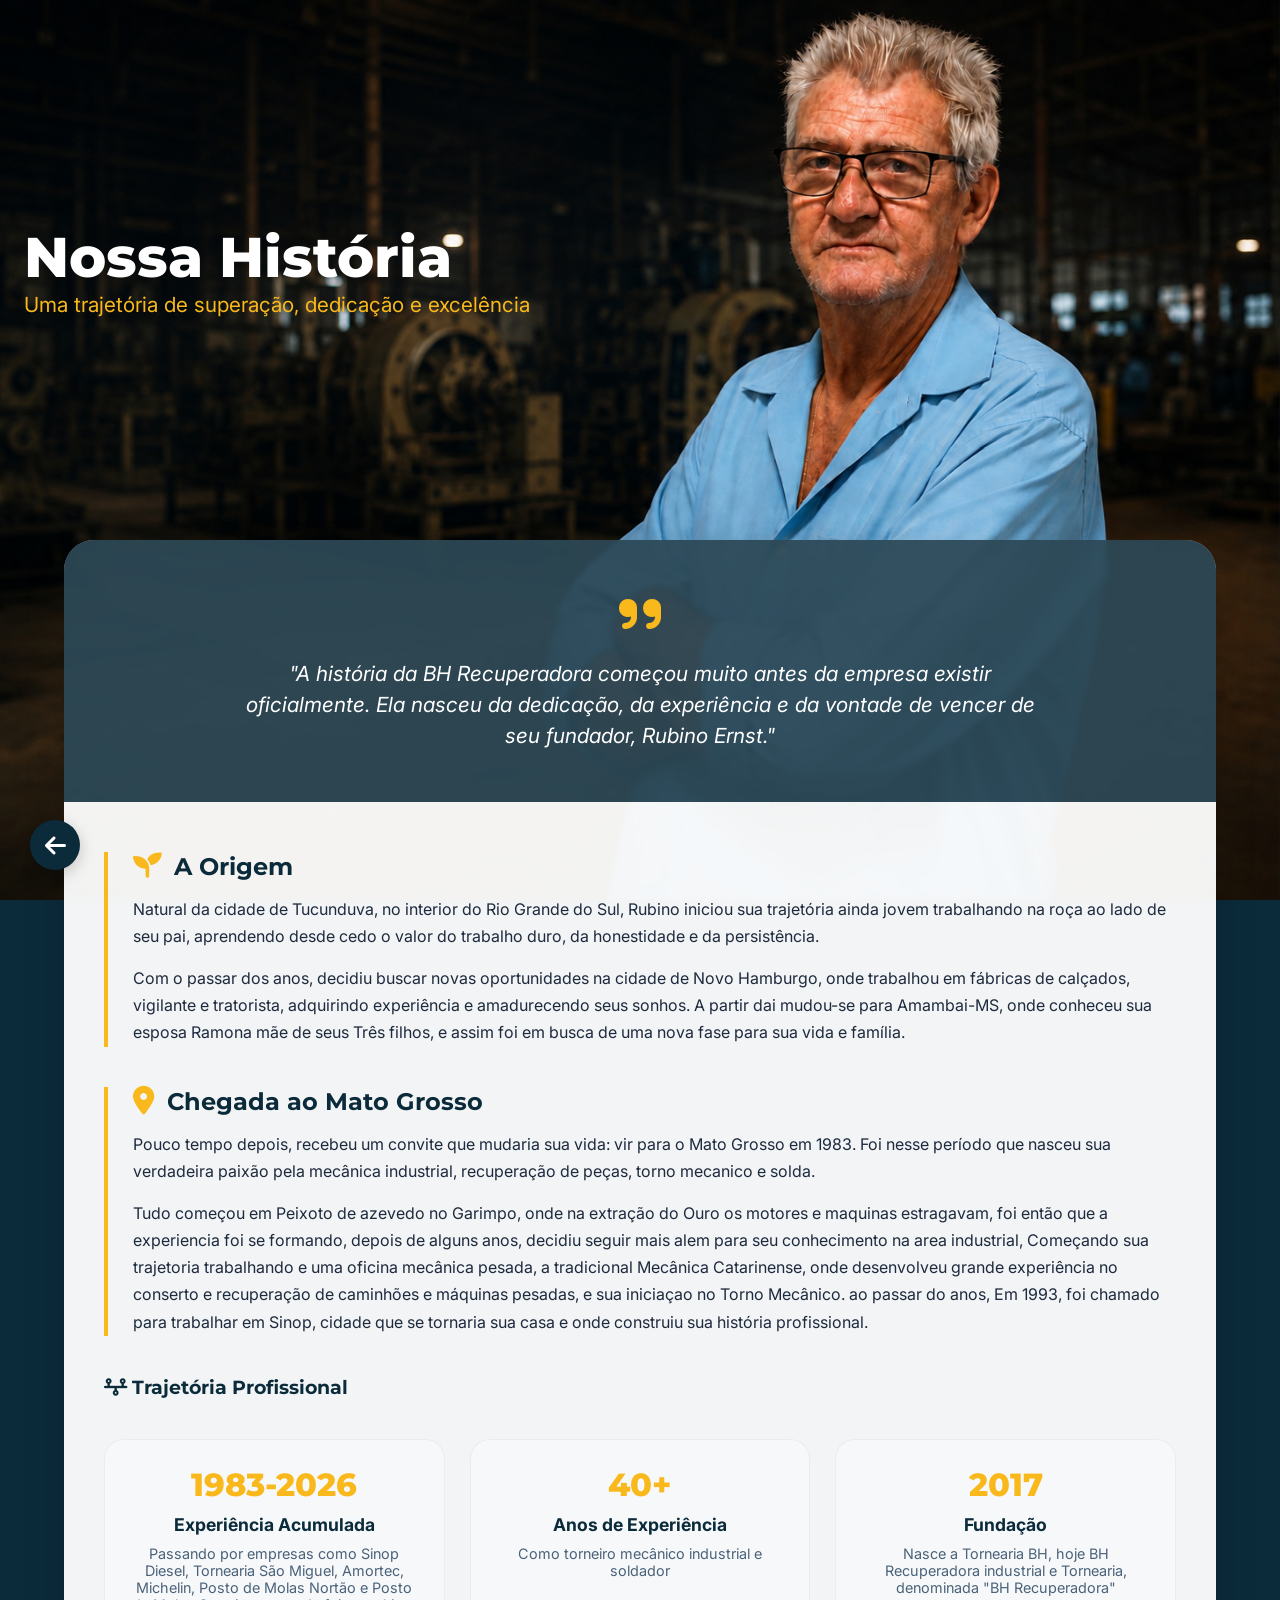
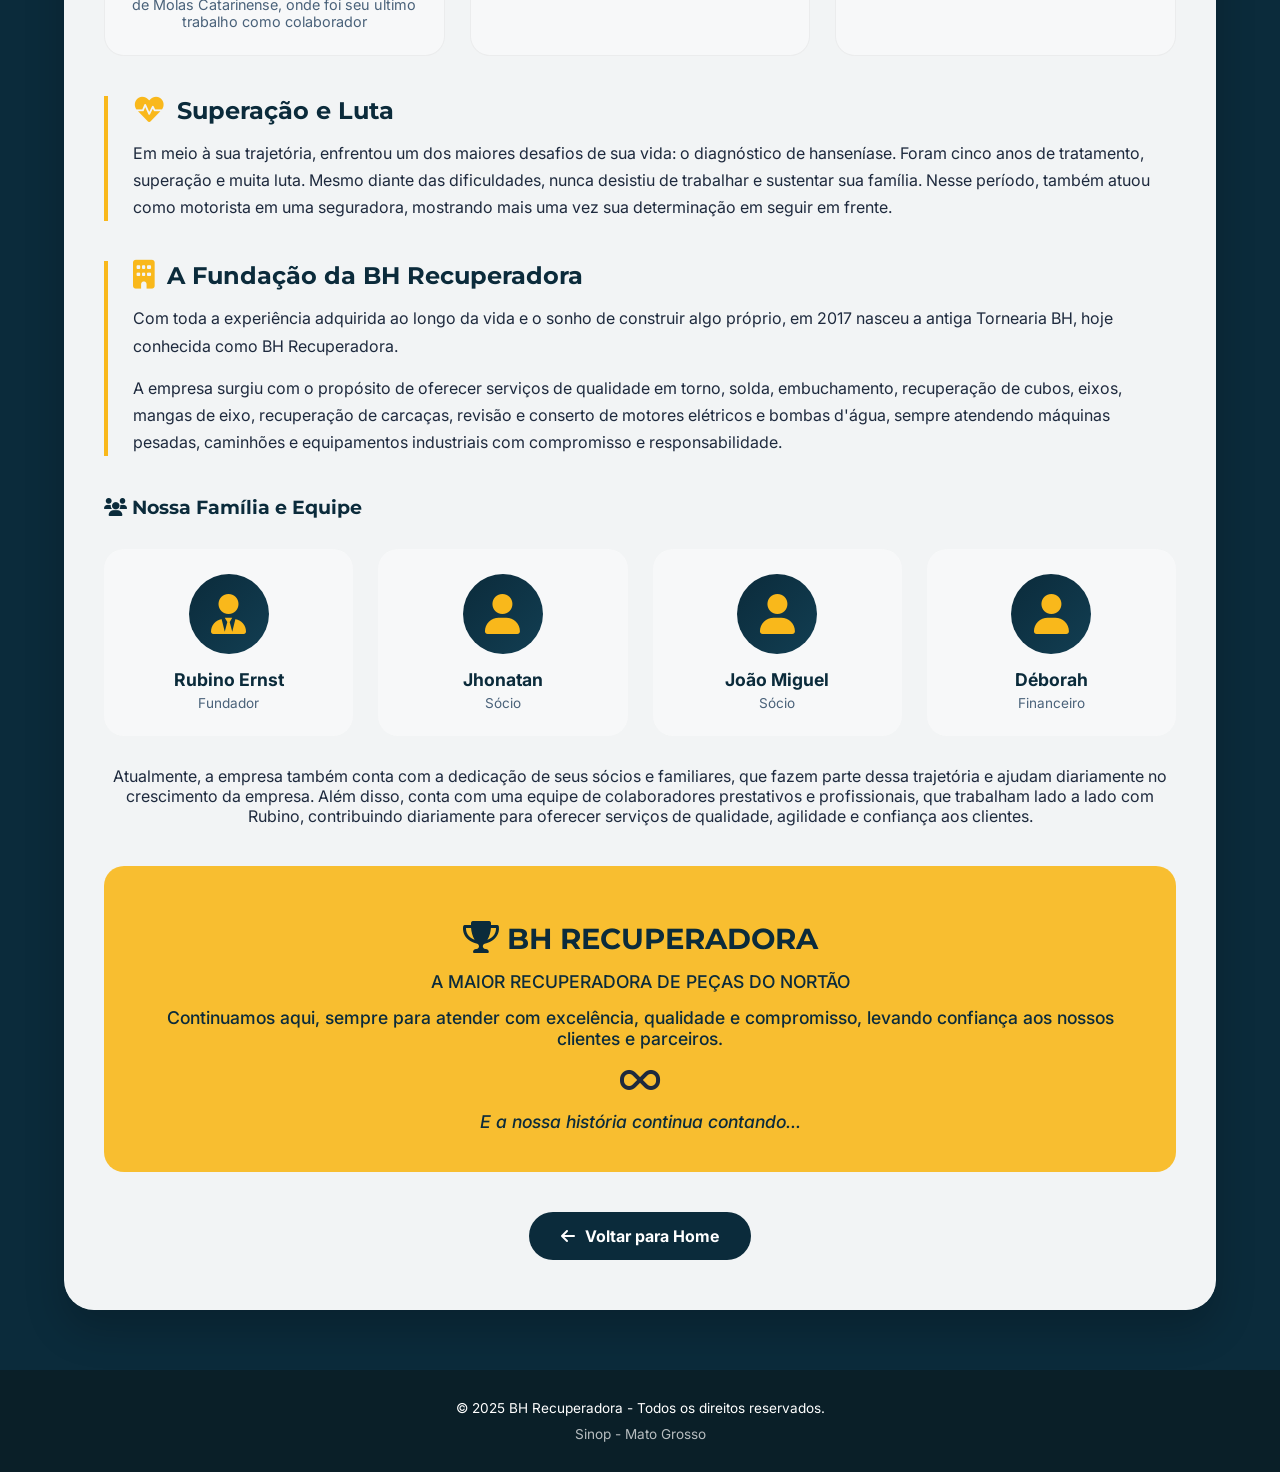
<file: historia.html>
<!DOCTYPE html>
<html lang="pt-br">
<head>
    
    <!-- Google tag (gtag.js) -->
<script async src="https://www.googletagmanager.com/gtag/js?id=G-2TSHGXW27T"></script>
<script>
  window.dataLayer = window.dataLayer || [];
  function gtag(){dataLayer.push(arguments);}
  gtag('js', new Date());

  gtag('config', 'G-2TSHGXW27T');
</script>
    
    <meta charset="UTF-8">
    <meta name="viewport" content="width=device-width, initial-scale=1.0">
    <title>Nossa História - BH Recuperadora</title>

    <!-- Favicons (pasta: faviconhistoria) -->
<link rel="apple-touch-icon" sizes="180x180" href="faviconhistoria/apple-touch-icon.png">
<link rel="icon" type="image/png" sizes="32x32" href="faviconhistoria/favicon-32x32.png">
<link rel="icon" type="image/png" sizes="16x16" href="faviconhistoria/favicon-16x16.png">
<link rel="manifest" href="faviconhistoria/site.webmanifest">
    
    <!-- Font Awesome 6 -->
    <link rel="stylesheet" href="https://cdnjs.cloudflare.com/ajax/libs/font-awesome/6.0.0-beta3/css/all.min.css">
    
    <!-- Google Fonts -->
    <link href="https://fonts.googleapis.com/css2?family=Inter:opsz,wght@14..32,300;14..32,400;14..32,500;14..32,600;14..32,700;14..32,800&family=Montserrat:wght@500;600;700;800;900&display=swap" rel="stylesheet">
    
    <!-- AOS Animation -->
    <link href="https://unpkg.com/aos@2.3.1/dist/aos.css" rel="stylesheet">
    
    <style>
        * {
            margin: 0;
            padding: 0;
            box-sizing: border-box;
        }

        body {
            font-family: 'Inter', sans-serif;
            background: #0b2b3b;
            color: #1e2a3e;
        }

        /* Hero com imagem de fundo (agora via CSS) */
        .historia-hero {
            position: relative;
            min-height: 60vh;
            display: flex;
            align-items: center;
            justify-content: flex-start;
            text-align: left;
            overflow: hidden;
        }

        /* Camada de fundo fixa (substitui a tag img) */
        .historia-hero-bg {
            position: fixed;
            top: 0;
            left: 0;
            width: 100%;
            height: 100%;
            background-image: url('imagens/fundohistoria.png');
            background-size: cover;
            background-position: top;
            background-repeat: no-repeat;
            z-index: -1;
        }

        /* No mobile, troca a imagem de fundo */
        @media (max-width: 768px) {
            .historia-hero-bg {
                background-image: url('imagens/fundohistoria-mobile.png');
            }
        }

        .historia-hero-content {
            position: relative;
            z-index: 2;
            color: white;
            padding: 100px 24px;
            background: transparent;
            max-width: 800px;
        }

        .historia-hero-content h1 {
            font-family: 'Montserrat', sans-serif;
            font-size: 3.5rem;
            font-weight: 800;
            margin-bottom: 1px;
        }

        .historia-hero-content h1 i {
            color: #f9b81b;
            margin-right: 15px;
        }

        .historia-hero-content p {
            color: #f9b81b;
            font-size: 1.3rem;
            max-width: 700px;
            margin: 0;
        }

        /* Container principal */
        .historia-main {
            max-width: 1200px;
            margin: 0 auto;
            padding: 0 24px 60px;
            position: relative;
            z-index: 3;
        }

        /* Card da história - OPACIDADE 65% NO FUNDO, TEXTO 100% */
        .historia-card {
            background: rgba(255, 255, 255, 0.65);
            border-radius: 30px;
            box-shadow: 0 20px 40px rgba(0,0,0,0.2);
            overflow: hidden;
            backdrop-filter: blur(2px);
        }

        /* TODOS OS TEXTOS E ÍCONES COM OPACIDADE 100% */
        .historia-card * {
            opacity: 1 !important;
        }

        /* Citação inicial */
        .citacao-inicial {
            background: rgba(11, 43, 59, 0.8);
            padding: 50px 40px;
            text-align: center;
            color: white;
        }

        .citacao-inicial i {
            font-size: 3rem;
            color: #f9b81b;
            margin-bottom: 20px;
            display: inline-block;
        }

        .citacao-inicial p {
            font-size: 1.3rem;
            line-height: 1.5;
            max-width: 800px;
            margin: 0 auto;
            font-style: italic;
            color: white;
        }

        /* Conteúdo da história */
        .historia-conteudo {
            padding: 50px 40px;
            background: rgba(255, 255, 255, 0.85);
            border-radius: 0 0 30px 30px;
        }

        .historia-bloco {
            margin-bottom: 40px;
            border-left: 4px solid #f9b81b;
            padding-left: 25px;
        }

        .historia-bloco h3 {
            font-family: 'Montserrat', sans-serif;
            font-size: 1.5rem;
            color: #0b2b3b;
            margin-bottom: 15px;
            display: flex;
            align-items: center;
            gap: 12px;
        }

        .historia-bloco h3 i {
            color: #f9b81b;
            font-size: 1.8rem;
        }

        .historia-bloco p {
            color: #1e2a3e;
            font-size: 1rem;
            line-height: 1.7;
            margin-bottom: 15px;
        }

        /* Grid de informações (linha do tempo) */
        .timeline-grid {
            display: grid;
            grid-template-columns: repeat(auto-fit, minmax(280px, 1fr));
            gap: 25px;
            margin: 40px 0;
        }

        .timeline-item {
            background: rgba(248, 249, 250, 0.9);
            border-radius: 20px;
            padding: 25px;
            text-align: center;
            transition: all 0.3s ease;
            border: 1px solid rgba(0,0,0,0.05);
        }

        .timeline-item:hover {
            transform: translateY(-5px);
            border-color: #f9b81b;
            box-shadow: 0 10px 30px rgba(0,0,0,0.1);
        }

        .timeline-ano {
            font-family: 'Montserrat', sans-serif;
            font-size: 2rem;
            font-weight: 800;
            color: #f9b81b;
            margin-bottom: 10px;
        }

        .timeline-item h4 {
            font-size: 1.1rem;
            color: #0b2b3b;
            margin-bottom: 10px;
        }

        .timeline-item p {
            font-size: 0.9rem;
            color: #4a627a;
        }

        /* Equipe */
        .equipe-grid {
            display: grid;
            grid-template-columns: repeat(auto-fit, minmax(200px, 1fr));
            gap: 25px;
            margin: 30px 0;
        }

        .membro-card {
            text-align: center;
            padding: 25px;
            background: rgba(248, 249, 250, 0.9);
            border-radius: 20px;
            transition: all 0.3s ease;
        }

        .membro-card:hover {
            transform: translateY(-5px);
        }

        .membro-icone {
            width: 80px;
            height: 80px;
            background: linear-gradient(135deg, #0b2b3b 0%, #123e52 100%);
            border-radius: 50%;
            display: flex;
            align-items: center;
            justify-content: center;
            margin: 0 auto 15px;
        }

        .membro-icone i {
            font-size: 2.5rem;
            color: #f9b81b;
        }

        .membro-card h4 {
            font-size: 1.1rem;
            color: #0b2b3b;
            margin-bottom: 5px;
        }

        .membro-card p {
            font-size: 0.85rem;
            color: #4a627a;
        }

        /* Conclusão */
        .conclusao {
            background: rgba(249, 184, 27, 0.9);
            padding: 40px;
            text-align: center;
            border-radius: 20px;
            margin-top: 40px;
        }

        .conclusao h3 {
            font-family: 'Montserrat', sans-serif;
            font-size: 1.8rem;
            color: #0b2b3b;
            margin-bottom: 15px;
        }

        .conclusao p {
            font-size: 1.1rem;
            color: #0b2b3b;
            font-weight: 500;
        }

        .conclusao i {
            font-size: 2rem;
            margin-top: 15px;
            display: inline-block;
        }

        /* Botão Voltar */
        .btn-voltar-bottom {
            display: inline-flex;
            align-items: center;
            gap: 10px;
            background: #0b2b3b;
            color: white;
            padding: 14px 32px;
            border-radius: 50px;
            text-decoration: none;
            font-weight: 700;
            transition: all 0.3s ease;
            margin-top: 40px;
        }

        .btn-voltar-bottom:hover {
            background: #f9b81b;
            color: #0b2b3b;
            transform: translateX(-5px);
        }

        /* Rodapé */
        .footer-historia {
            background: #0a1f28;
            color: white;
            text-align: center;
            padding: 30px;
            font-size: 0.85rem;
            position: relative;
            z-index: 3;
        }

        /* Botão flutuante de voltar */
        .btn-flutuante-voltar {
            position: fixed;
            bottom: 30px;
            left: 30px;
            background: #0b2b3b;
            color: white;
            width: 50px;
            height: 50px;
            border-radius: 50%;
            display: flex;
            align-items: center;
            justify-content: center;
            text-decoration: none;
            font-size: 1.5rem;
            transition: all 0.3s ease;
            z-index: 100;
            box-shadow: 0 4px 15px rgba(0,0,0,0.2);
        }

        .btn-flutuante-voltar:hover {
            background: #f9b81b;
            color: #0b2b3b;
            transform: scale(1.1);
        }

        /* Responsivo */
        @media (max-width: 768px) {
            .historia-hero-content h1 {
                font-size: 2rem;
            }
            
            .historia-conteudo {
                padding: 30px 20px;
            }
            
            .citacao-inicial p {
                font-size: 1rem;
            }
            
            .historia-bloco h3 {
                font-size: 1.2rem;
            }
            
            .timeline-ano {
                font-size: 1.5rem;
            }
            
            .conclusao h3 {
                font-size: 1.3rem;
            }
        }

        @media (max-width: 480px) {
            .historia-hero-content h1 {
                font-size: 1.5rem;
            }
            
            .historia-bloco {
                padding-left: 15px;
            }
            
            .timeline-grid {
                grid-template-columns: 1fr;
            }
        }
    </style>
</head>
<body>

<!-- Hero com imagem de fundo agora via CSS -->
<section class="historia-hero">
    <!-- Camada de fundo fixa (substitui a tag img) -->
    <div class="historia-hero-bg"></div>
    
    <div class="historia-hero-content" data-aos="fade-right" data-aos-duration="1000">
        <h1>Nossa História</h1>
        <p>Uma trajetória de superação, dedicação e excelência</p>
    </div>
</section>

<!-- Botão flutuante para voltar à home -->
<a href="index.html" class="btn-flutuante-voltar" title="Voltar para Home">
    <i class="fas fa-arrow-left"></i>
</a>

<!-- Conteúdo principal -->
<main class="historia-main">
    <div class="historia-card">
        
        <!-- Citação inicial -->
        <div class="citacao-inicial" data-aos="fade-up" data-aos-duration="1000" data-aos-delay="100">
            <i class="fas fa-quote-right"></i>
            <p>"A história da BH Recuperadora começou muito antes da empresa existir oficialmente. Ela nasceu da dedicação, da experiência e da vontade de vencer de seu fundador, Rubino Ernst."</p>
        </div>
        
        <div class="historia-conteudo">
            
            <!-- Bloco 1 - Origem -->
            <div class="historia-bloco" data-aos="fade-right" data-aos-duration="800" data-aos-delay="150">
                <h3><i class="fas fa-seedling"></i> A Origem</h3>
                <p>Natural da cidade de Tucunduva, no interior do Rio Grande do Sul, Rubino iniciou sua trajetória ainda jovem trabalhando na roça ao lado de seu pai, aprendendo desde cedo o valor do trabalho duro, da honestidade e da persistência.</p>
                <p>Com o passar dos anos, decidiu buscar novas oportunidades na cidade de Novo Hamburgo, onde trabalhou em fábricas de calçados, vigilante e tratorista, adquirindo experiência e amadurecendo seus sonhos. A partir dai mudou-se para Amambai-MS, onde conheceu sua esposa Ramona mãe de seus Três filhos, e assim foi em busca de uma nova fase para sua vida e família.</p>
            </div>
            
            <!-- Bloco 2 - Chegada ao MT -->
            <div class="historia-bloco" data-aos="fade-right" data-aos-duration="800" data-aos-delay="200">
                <h3><i class="fas fa-map-marker-alt"></i> Chegada ao Mato Grosso</h3>
                <p>Pouco tempo depois, recebeu um convite que mudaria sua vida: vir para o Mato Grosso em 1983. Foi nesse período que nasceu sua verdadeira paixão pela mecânica industrial, recuperação de peças, torno mecanico e solda.</p>
                <p>Tudo começou em Peixoto de azevedo no Garimpo, onde na extração do Ouro os motores e maquinas estragavam, foi então que a experiencia foi se formando, depois de alguns anos, decidiu seguir mais alem para seu conhecimento na area industrial, Começando sua trajetoria trabalhando e uma oficina mecânica pesada, a tradicional Mecânica Catarinense, onde desenvolveu grande experiência no conserto e recuperação de caminhões e máquinas pesadas, e sua iniciaçao no Torno Mecânico. ao passar do anos, Em 1993, foi chamado para trabalhar em Sinop, cidade que se tornaria sua casa e onde construiu sua história profissional.</p>
            </div>
            
            <!-- Linha do tempo -->
            <div data-aos="fade-up" data-aos-duration="800" data-aos-delay="250">
                <h3 style="font-family: 'Montserrat', sans-serif; margin-bottom: 20px; color: #0b2b3b;"><i class="fas fa-timeline"></i> Trajetória Profissional</h3>
                <div class="timeline-grid">
                    <div class="timeline-item">
                        <div class="timeline-ano">1983-2026</div>
                        <h4>Experiência Acumulada</h4>
                        <p>Passando por empresas como Sinop Diesel, Tornearia São Miguel, Amortec, Michelin, Posto de Molas Nortão e Posto de Molas Catarinense, onde foi seu ultimo trabalho como colaborador</p>
                    </div>
                    <div class="timeline-item">
                        <div class="timeline-ano">40+</div>
                        <h4>Anos de Experiência</h4>
                        <p>Como torneiro mecânico industrial e soldador</p>
                    </div>
                    <div class="timeline-item">
                        <div class="timeline-ano">2017</div>
                        <h4>Fundação</h4>
                        <p>Nasce a Tornearia BH, hoje BH Recuperadora industrial e Tornearia, denominada "BH Recuperadora"</p>
                    </div>
                </div>
            </div>
            
            <!-- Bloco 3 - Superação -->
            <div class="historia-bloco" data-aos="fade-right" data-aos-duration="800" data-aos-delay="300">
                <h3><i class="fas fa-heartbeat"></i> Superação e Luta</h3>
                <p>Em meio à sua trajetória, enfrentou um dos maiores desafios de sua vida: o diagnóstico de hanseníase. Foram cinco anos de tratamento, superação e muita luta. Mesmo diante das dificuldades, nunca desistiu de trabalhar e sustentar sua família. Nesse período, também atuou como motorista em uma seguradora, mostrando mais uma vez sua determinação em seguir em frente.</p>
            </div>
            
            <!-- Bloco 4 - Fundação -->
            <div class="historia-bloco" data-aos="fade-right" data-aos-duration="800" data-aos-delay="350">
                <h3><i class="fas fa-building"></i> A Fundação da BH Recuperadora</h3>
                <p>Com toda a experiência adquirida ao longo da vida e o sonho de construir algo próprio, em 2017 nasceu a antiga Tornearia BH, hoje conhecida como BH Recuperadora.</p>
                <p>A empresa surgiu com o propósito de oferecer serviços de qualidade em torno, solda, embuchamento, recuperação de cubos, eixos, mangas de eixo, recuperação de carcaças, revisão e conserto de motores elétricos e bombas d'água, sempre atendendo máquinas pesadas, caminhões e equipamentos industriais com compromisso e responsabilidade.</p>
            </div>
            
            <!-- Equipe -->
            <div data-aos="fade-up" data-aos-duration="800" data-aos-delay="400">
                <h3 style="font-family: 'Montserrat', sans-serif; margin-bottom: 20px; color: #0b2b3b;"><i class="fas fa-users"></i> Nossa Família e Equipe</h3>
                <div class="equipe-grid">
                    <div class="membro-card">
                        <div class="membro-icone"><i class="fas fa-user-tie"></i></div>
                        <h4>Rubino Ernst</h4>
                        <p>Fundador</p>
                    </div>
                    <div class="membro-card">
                        <div class="membro-icone"><i class="fas fa-user"></i></div>
                        <h4>Jhonatan</h4>
                        <p>Sócio</p>
                    </div>
                    <div class="membro-card">
                        <div class="membro-icone"><i class="fas fa-user"></i></div>
                        <h4>João Miguel</h4>
                        <p>Sócio</p>
                    </div>
                    <div class="membro-card">
                        <div class="membro-icone"><i class="fas fa-user"></i></div>
                        <h4>Déborah</h4>
                        <p>Financeiro</p>
                    </div>
                </div>
                <p style="text-align: center; margin-top: 20px; color: #1e2a3e;">Atualmente, a empresa também conta com a dedicação de seus sócios e familiares, que fazem parte dessa trajetória e ajudam diariamente no crescimento da empresa. Além disso, conta com uma equipe de colaboradores prestativos e profissionais, que trabalham lado a lado com Rubino, contribuindo diariamente para oferecer serviços de qualidade, agilidade e confiança aos clientes.</p>
            </div>
            
            <!-- Conclusão -->
            <div class="conclusao" data-aos="zoom-in" data-aos-duration="800" data-aos-delay="450">
                <h3><i class="fas fa-trophy"></i> BH RECUPERADORA</h3>
                <p>A MAIOR RECUPERADORA DE PEÇAS DO NORTÃO</p>
                <p style="margin-top: 15px;">Continuamos aqui, sempre para atender com excelência, qualidade e compromisso, levando confiança aos nossos clientes e parceiros.</p>
                <i class="fas fa-infinity"></i>
                <p style="margin-top: 15px; font-style: italic;">E a nossa história continua contando...</p>
            </div>
            
            <!-- Botão Voltar -->
            <div style="text-align: center;">
                <a href="index.html" class="btn-voltar-bottom">
                    <i class="fas fa-arrow-left"></i> Voltar para Home
                </a>
            </div>
        </div>
    </div>
</main>

<!-- Rodapé -->
<footer class="footer-historia">
    <p>&copy; 2025 BH Recuperadora - Todos os direitos reservados.</p>
    <p style="margin-top: 10px; opacity: 0.7;">Sinop - Mato Grosso</p>
</footer>

<!-- AOS Script -->
<script src="https://unpkg.com/aos@2.3.1/dist/aos.js"></script>
<script>
    AOS.init({
        duration: 800,
        once: true,
        offset: 100
    });
</script>
</body>
</html>
</file>
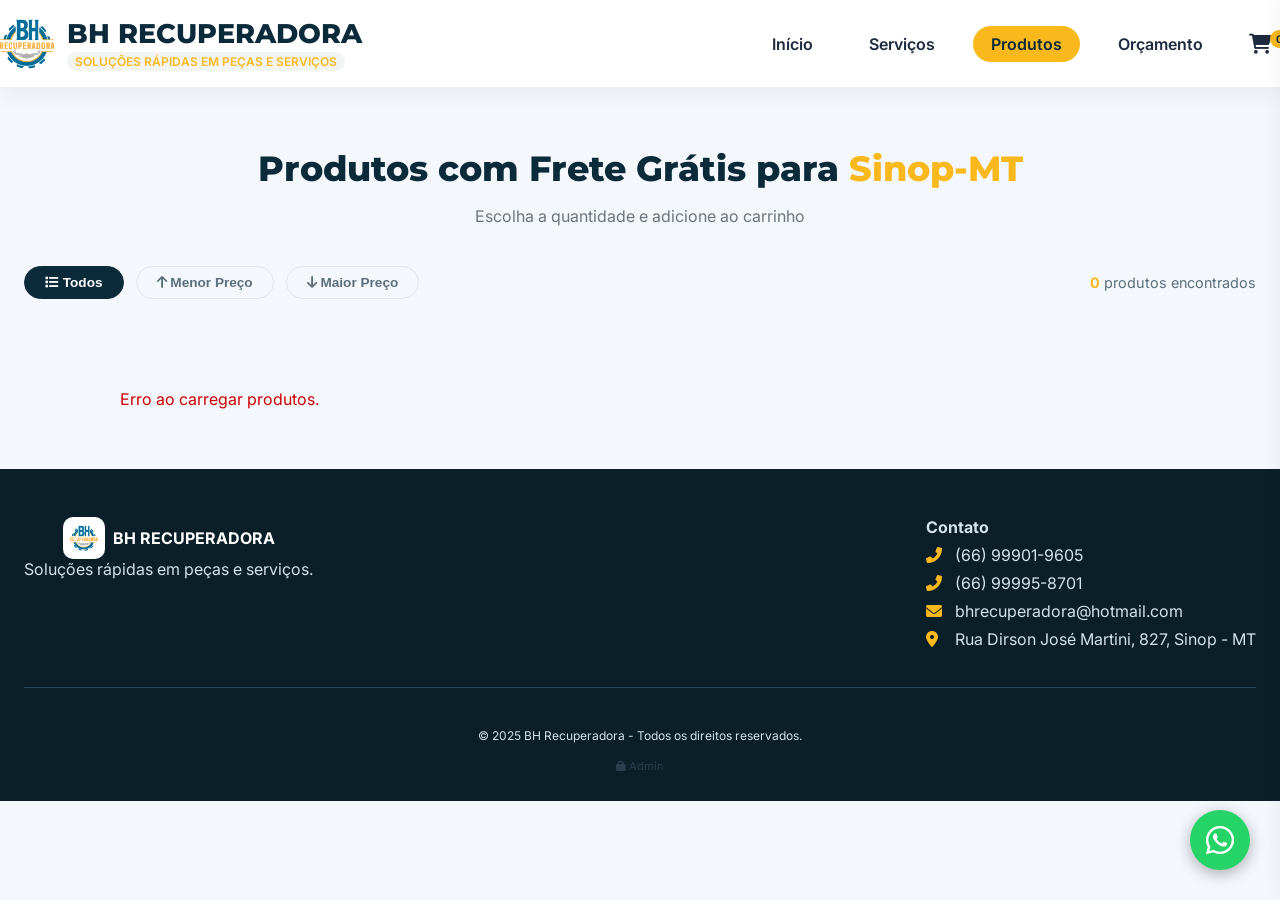
<file: produtos.html>
<!DOCTYPE html>
<html lang="pt-br">
<head>
    <!-- Google tag (gtag.js) -->
    <script async src="https://www.googletagmanager.com/gtag/js?id=G-2TSHGXW27T"></script>
    <script>
        window.dataLayer = window.dataLayer || [];
        function gtag(){dataLayer.push(arguments);}
        gtag('js', new Date());
        gtag('config', 'G-2TSHGXW27T');
    </script>
    
    <meta charset="UTF-8">
    <meta name="viewport" content="width=device-width, initial-scale=1.0, user-scalable=yes, viewport-fit=cover">
    <title>BH Recuperadora | Produtos</title>
    
    <link rel="stylesheet" href="https://cdnjs.cloudflare.com/ajax/libs/font-awesome/6.0.0-beta3/css/all.min.css">
    <link href="https://fonts.googleapis.com/css2?family=Inter:opsz,wght@14..32,300;400;500;600;700;800&family=Montserrat:wght@500;600;700;800;900&display=swap" rel="stylesheet">
    <link rel="stylesheet" href="https://cdn.jsdelivr.net/npm/swiper@11/swiper-bundle.min.css" />
    
    <style>
        * {
            margin: 0;
            padding: 0;
            box-sizing: border-box;
        }
        html, body {
            overflow-x: hidden !important;
            max-width: 100%;
            font-family: 'Inter', sans-serif;
            background-color: #f4f7fc;
            color: #1e2a3e;
            scroll-behavior: smooth;
        }
        .container {
            max-width: 1280px;
            margin: 0 auto;
            padding: 0 24px;
        }
        .header {
            background: #ffffff;
            box-shadow: 0 8px 20px rgba(0,0,0,0.05);
            position: sticky;
            top: 0;
            z-index: 100;
            width: 100%;
        }
        .header-content {
            display: flex;
            align-items: center;
            justify-content: space-between;
            flex-wrap: wrap;
            padding: 16px 0;
            gap: 15px;
        }
        .logo-area {
            display: flex;
            align-items: center;
            gap: 12px;
            flex-wrap: wrap;
        }
        .logo-simbolo {
            width: 55px;
            height: 55px;
            border-radius: 14px;
            overflow: hidden;
        }
        .logo-simbolo img {
            width: 100%;
            height: 100%;
            object-fit: cover;
        }
        .logo-texto h1 {
            font-family: 'Montserrat', sans-serif;
            font-size: 1.7rem;
            font-weight: 800;
            color: #0b2b3b;
        }
        .logo-texto p {
            font-size: 0.75rem;
            font-weight: 600;
            color: #f9b81b;
            background: #0b2b3b0c;
            display: inline-block;
            padding: 2px 8px;
            border-radius: 30px;
        }
        .nav-links {
            display: flex;
            gap: 20px;
            align-items: center;
            flex-wrap: wrap;
            justify-content: flex-end;
        }
        .nav-links a {
            text-decoration: none;
            font-weight: 600;
            color: #1e2a3e;
            transition: all 0.3s ease;
            padding: 8px 18px;
            border-radius: 40px;
            background: transparent;
        }
        .nav-links a:hover {
            background: #f9b81b;
            color: #0b2b3b !important;
        }
        .nav-links a.active {
            background: #f9b81b;
            color: #0b2b3b !important;
        }
        .cart-icon {
            position: relative;
            cursor: pointer;
            padding: 8px;
            border-radius: 40px;
            transition: all 0.3s ease;
            display: flex;
            align-items: center;
            justify-content: center;
        }
        .cart-icon:hover {
            background: #f9b81b;
            color: #0b2b3b;
            transform: scale(1.02);
        }
        .cart-count {
            position: absolute;
            top: -5px;
            right: -8px;
            background: #f9b81b;
            color: #0b2b3b;
            font-size: 0.65rem;
            font-weight: bold;
            border-radius: 50%;
            width: 18px;
            height: 18px;
            display: flex;
            align-items: center;
            justify-content: center;
        }
        .section {
            padding: 60px 0;
        }
        .section-title {
            font-family: 'Montserrat', sans-serif;
            font-size: 2.2rem;
            font-weight: 800;
            color: #0b2b3b;
            text-align: center;
            margin-bottom: 16px;
        }
        .section-title .highlight {
            color: #f9b81b;
        }
        .section-sub {
            text-align: center;
            color: #6c757d;
            max-width: 600px;
            margin: 0 auto 40px;
        }
        .filtros-preco-container {
            display: flex;
            flex-wrap: wrap;
            justify-content: space-between;
            align-items: center;
            margin-bottom: 30px;
            gap: 15px;
        }
        .filtros-botoes {
            display: flex;
            gap: 12px;
            flex-wrap: wrap;
        }
        .btn-filtro {
            background: #f4f7fc;
            border: 1px solid #e0e6ed;
            padding: 8px 20px;
            border-radius: 40px;
            font-weight: 600;
            color: #5a6e7c;
            cursor: pointer;
            transition: all 0.3s ease;
            font-size: 0.85rem;
        }
        .btn-filtro:hover {
            border-color: #f9b81b;
            color: #f9b81b;
        }
        .btn-filtro-ativo {
            background: #0b2b3b;
            border-color: #0b2b3b;
            color: white;
        }
        .filtros-info {
            color: #5a6e7c;
            font-size: 0.9rem;
        }
        .filtros-info span {
            font-weight: 700;
            color: #f9b81b;
        }
        .filtros-categoria-container {
            margin-bottom: 30px;
            overflow-x: auto;
            -webkit-overflow-scrolling: touch;
        }
        .categorias-scroll {
            overflow-x: auto;
            white-space: nowrap;
            padding-bottom: 10px;
        }
        .filtros-categorias {
            display: inline-flex;
            gap: 12px;
            flex-wrap: nowrap;
        }
        .btn-filtro-cat {
            background: transparent;
            border: 2px solid #e0e6ed;
            padding: 8px 24px;
            border-radius: 40px;
            font-weight: 600;
            color: #5a6e7c;
            cursor: pointer;
            transition: all 0.3s ease;
            font-size: 0.85rem;
            white-space: nowrap;
        }
        .btn-filtro-cat:hover {
            border-color: #f9b81b;
            color: #f9b81b;
            transform: translateY(-2px);
        }
        .btn-filtro-cat.active {
            background: #f9b81b;
            border-color: #f9b81b;
            color: #0b2b3b;
        }
        .products-grid {
            display: grid;
            grid-template-columns: repeat(auto-fill, minmax(300px, 1fr));
            gap: 30px;
        }
        .product-card {
            background: white;
            border-radius: 24px;
            overflow: hidden;
            box-shadow: 0 10px 30px rgba(0,0,0,0.08);
            transition: all 0.3s ease;
        }
        .product-card:hover {
            transform: translateY(-5px);
            box-shadow: 0 20px 35px rgba(0,0,0,0.12);
        }
        .product-img {
            height: 200px;
            background: #f5f7fa;
            display: flex;
            align-items: center;
            justify-content: center;
            padding: 20px;
        }
        .product-img img {
            max-width: 100%;
            max-height: 100%;
            object-fit: contain;
        }
        .product-info {
            padding: 20px;
        }
        .product-info h3 {
            font-size: 1.1rem;
            font-weight: 700;
            color: #0b2b3b;
            margin-bottom: 8px;
        }
        .product-price {
            font-size: 1.3rem;
            font-weight: 800;
            color: #0b2b3b;
            margin: 10px 0;
        }
        .product-actions {
            display: flex;
            gap: 12px;
            align-items: center;
            margin-top: 12px;
        }
        .quantidade-container {
            display: flex;
            align-items: center;
            gap: 5px;
            background: #f4f7fc;
            border-radius: 40px;
            padding: 4px;
            border: 1px solid #e0e6ed;
        }
        .btn-quantidade {
            width: 32px;
            height: 32px;
            border-radius: 50%;
            border: none;
            background: white;
            color: #0b2b3b;
            font-size: 1rem;
            font-weight: bold;
            cursor: pointer;
            transition: all 0.2s ease;
            display: flex;
            align-items: center;
            justify-content: center;
            box-shadow: 0 1px 3px rgba(0,0,0,0.1);
        }
        .btn-quantidade:hover {
            background: #f9b81b;
            color: #0b2b3b;
            transform: scale(1.05);
        }
        .quantidade-valor {
            width: 40px;
            text-align: center;
            font-weight: 600;
            font-size: 1rem;
            color: #0b2b3b;
        }
        .btn-add-cart {
            background: #0b2b3b;
            color: white;
            border: none;
            padding: 10px 16px;
            flex: 1;
            border-radius: 40px;
            cursor: pointer;
            transition: 0.2s;
            display: flex;
            align-items: center;
            justify-content: center;
            gap: 8px;
            font-weight: 600;
        }
        .btn-add-cart:hover {
            background: #f9b81b;
            color: #0b2b3b;
        }
        .footer {
            background: #0a1f28;
            color: #d4e2ed;
            padding: 48px 0 28px;
            width: 100%;
        }
        .footer-content {
            display: flex;
            flex-wrap: wrap;
            justify-content: space-between;
            gap: 40px;
        }
        .footer-col ul {
            list-style: none;
        }
        .footer-col ul li {
            margin: 8px 0;
        }
        .footer-col ul li i {
            width: 25px;
            color: #f9b81b;
        }
        .footer-bottom {
            text-align: center;
            padding-top: 40px;
            border-top: 1px solid #2b4b5a;
            margin-top: 30px;
            font-size: 0.75rem;
        }
        .cart-sidebar {
            position: fixed;
            top: 0;
            right: -400px;
            width: 380px;
            height: 100%;
            background: white;
            z-index: 1000;
            transition: 0.3s;
            display: flex;
            flex-direction: column;
            box-shadow: -5px 0 30px rgba(0,0,0,0.2);
        }
        .cart-sidebar.open { right: 0; }
        .cart-header {
            background: #0b2b3b;
            color: white;
            padding: 20px;
            display: flex;
            justify-content: space-between;
        }
        .cart-items {
            flex: 1;
            padding: 20px;
            overflow-y: auto;
        }
        .cart-item {
            display: flex;
            justify-content: space-between;
            align-items: center;
            margin-bottom: 15px;
            padding-bottom: 10px;
            border-bottom: 1px solid #eee;
        }
        .cart-footer {
            padding: 20px;
            border-top: 2px solid #eef2f5;
        }
        .cart-total {
            font-size: 1.2rem;
            font-weight: bold;
            margin-bottom: 15px;
        }
        .btn-cart-send {
            background: #25D366;
            color: white;
            width: 100%;
            padding: 12px;
            border-radius: 40px;
            border: none;
            font-weight: bold;
            margin-bottom: 10px;
            cursor: pointer;
        }
        .btn-cart-print {
            background: #2c3e50;
            color: white;
            width: 100%;
            padding: 12px;
            border-radius: 40px;
            border: none;
            font-weight: bold;
            cursor: pointer;
        }
        .overlay {
            position: fixed;
            top: 0;
            left: 0;
            width: 100%;
            height: 100%;
            background: rgba(0,0,0,0.5);
            z-index: 999;
            display: none;
        }
        .whatsapp-float {
            position: fixed;
            bottom: 30px;
            right: 30px;
            background: #25D366;
            width: 60px;
            height: 60px;
            border-radius: 50%;
            display: flex;
            align-items: center;
            justify-content: center;
            font-size: 2rem;
            color: white;
            z-index: 998;
            text-decoration: none;
            box-shadow: 0 4px 15px rgba(0,0,0,0.3);
            transition: 0.3s;
        }
        .whatsapp-float:hover {
            transform: scale(1.1);
        }
        .spinner {
            border: 3px solid #f3f3f3;
            border-top: 3px solid #f9b81b;
            border-radius: 50%;
            width: 40px;
            height: 40px;
            animation: spin 1s linear infinite;
            margin: 20px auto;
        }
        @keyframes spin { 0% { transform: rotate(0deg); } 100% { transform: rotate(360deg); } }
        
        @media (max-width: 768px) {
            .container { padding: 0 16px; }
            .header-content { 
                flex-direction: column; 
                text-align: center; 
                gap: 12px;
            }
            .logo-area { 
                justify-content: center; 
                width: 100%;
            }
            .nav-links { 
                justify-content: center; 
                width: 100%;
                gap: 8px;
            }
            .nav-links a {
                padding: 5px 12px;
                font-size: 0.85rem;
            }
            .cart-icon {
                padding: 5px 8px;
            }
            .cart-icon i {
                font-size: 1rem;
            }
            .section-title { font-size: 1.6rem; }
            .products-grid { 
                grid-template-columns: 1fr;
                gap: 20px; 
            }
            .product-actions {
                flex-direction: column;
            }
            .quantidade-container {
                width: 100%;
                justify-content: center;
            }
            .btn-add-cart {
                width: 100%;
            }
            .cart-sidebar { width: 320px; }
            .footer-content { flex-direction: column; text-align: center; gap: 25px; }
            .footer-col ul li { text-align: center; }
        }
        
        @media (max-width: 480px) {
            .section-title { font-size: 1.4rem; }
            .nav-links a { padding: 4px 10px; font-size: 0.75rem; }
            .btn-filtro { padding: 5px 12px; font-size: 0.7rem; }
            .whatsapp-float { width: 50px; height: 50px; font-size: 1.5rem; bottom: 20px; right: 20px; }
        }
    </style>
</head>
<body>

<header class="header">
    <div class="container header-content">
        <div class="logo-area">
            <div class="logo-simbolo">
                <img src="imagens/icones-bh-05.png" alt="Logo" onerror="this.style.display='none'">
            </div>
            <div class="logo-texto">
                <h1>BH RECUPERADORA</h1>
                <p>SOLUÇÕES RÁPIDAS EM PEÇAS E SERVIÇOS</p>
            </div>
        </div>
        <div class="nav-links">
            <a href="index.html">Início</a>
            <a href="servicos.html">Serviços</a>
            <a href="produtos.html" class="active">Produtos</a>
            <a href="#" id="orcamentoNavBtn">Orçamento</a>
            <div class="cart-icon" id="cartIcon">
                <i class="fas fa-shopping-cart fa-lg"></i>
                <span class="cart-count" id="cartCount">0</span>
            </div>
        </div>
    </div>
</header>

<section class="section products-section">
    <div class="container">
        <h2 class="section-title">Produtos com Frete Grátis para <span class="highlight">Sinop-MT</span></h2>
        <p class="section-sub">Escolha a quantidade e adicione ao carrinho</p>
        
        <div class="filtros-preco-container">
            <div class="filtros-botoes">
                <button class="btn-filtro btn-filtro-ativo" id="filtrarTodos" onclick="resetarFiltro()">
                    <i class="fas fa-list"></i> Todos
                </button>
                <button class="btn-filtro" id="filtrarMenorPreco" onclick="ordenarMenorPreco()">
                    <i class="fas fa-arrow-up"></i> Menor Preço
                </button>
                <button class="btn-filtro" id="filtrarMaiorPreco" onclick="ordenarMaiorPreco()">
                    <i class="fas fa-arrow-down"></i> Maior Preço
                </button>
            </div>
            <div class="filtros-info">
                <span id="totalProdutos">0</span> produtos encontrados
            </div>
        </div>

        <div class="filtros-categoria-container">
            <div class="categorias-scroll">
                <div class="filtros-categorias" id="categoriasFiltros"></div>
            </div>
        </div>

        <div class="products-grid" id="productsContainer">
            <div style="text-align:center; padding:50px;">
                <div class="spinner"></div>
                <p>Carregando produtos...</p>
            </div>
        </div>
    </div>
</section>

<footer class="footer">
    <div class="container">
        <div class="footer-content">
            <div class="footer-col">
                <div style="display:flex; gap:8px; align-items:center; justify-content:center;">
                    <div style="background:white; width:42px; height:42px; border-radius:10px; padding:4px;">
                        <img src="imagens/logo_Bh_Recuperadora_slogan.png" alt="BH" style="width:100%; height:100%; object-fit:contain;">
                    </div>
                    <strong style="color:white;">BH RECUPERADORA</strong>
                </div>
                <p>Soluções rápidas em peças e serviços.</p>
            </div>
            <div class="footer-col">
                <h4>Contato</h4>
                <ul style="list-style: none;">
                    <li><i class="fas fa-phone-alt"></i> (66) 99901-9605</li>
                    <li><i class="fas fa-phone-alt"></i> (66) 99995-8701</li>
                    <li><i class="fas fa-envelope"></i> bhrecuperadora@hotmail.com</li>
                    <li><i class="fas fa-map-marker-alt"></i> Rua Dirson José Martini, 827, Sinop - MT</li>
                </ul>
            </div>
        </div>
        <div class="footer-bottom">
            <p>&copy; 2025 BH Recuperadora - Todos os direitos reservados.</p>
            <div style="margin-top: 15px; text-align: center;">
                <a href="admin.html" style="color: #4a627a; text-decoration: none; font-size: 11px; opacity: 0.5; transition: opacity 0.3s;" 
                   onmouseover="this.style.opacity='1'" onmouseout="this.style.opacity='0.5'">
                    <i class="fas fa-lock"></i> Admin
                </a>
            </div>
        </div>
    </div>
</footer>

<div class="overlay" id="overlay"></div>
<div class="cart-sidebar" id="cartSidebar">
    <div class="cart-header">
        <h3><i class="fas fa-shopping-cart"></i> Meu Carrinho</h3>
        <i class="fas fa-times" id="closeCart" style="cursor:pointer; font-size:1.5rem;"></i>
    </div>
    <div class="cart-items" id="cartItems">
        <p style="text-align:center; color:#999;">Seu carrinho está vazio</p>
    </div>
    <div class="cart-footer">
        <div class="cart-total">Total: <span id="cartTotal">R$ 0,00</span></div>
        <button class="btn-cart-send" id="sendCartBtn">
            <i class="fab fa-whatsapp"></i> Solicitar Orçamento
        </button>
        <button class="btn-cart-print" id="printCartBtn">
            <i class="fas fa-print"></i> Imprimir Orçamento
        </button>
    </div>
</div>

<a class="whatsapp-float" id="whatsappFloatBtn" target="_blank">
    <i class="fab fa-whatsapp"></i>
</a>

<script src="https://cdn.jsdelivr.net/npm/swiper@11/swiper-bundle.min.js"></script>
<script>
    const JSONBIN_BIN_ID = "6a073187adc21f119aa52743";
    const JSONBIN_API_KEY = "$2a$10$lhJUAJrzaktow5Z6xxRb4umOZnO4IucCBgy.nWbDoB8qrwudrYaky";
    
    let produtos = [];
    let carrinho = [];
    let categorias = [];
    let categoriaAtiva = null;
    let filtroAtual = 'todos';
    let quantidadesTemp = {};

    function formatPrice(p) { return 'R$ ' + p.toFixed(2).replace('.', ','); }

    async function carregarDados() {
        try {
            const response = await fetch(`https://api.jsonbin.io/v3/b/${JSONBIN_BIN_ID}/latest`, {
                headers: { 'X-Master-Key': JSONBIN_API_KEY }
            });
            if (!response.ok) throw new Error();
            const data = await response.json();
            produtos = data.record.produtos || [];
            
            produtos.forEach(p => {
                quantidadesTemp[p.nome] = 1;
            });
            
            const catsSet = new Set();
            produtos.forEach(p => {
                if (p.categoria && p.categoria.trim()) {
                    catsSet.add(p.categoria.trim());
                }
            });
            categorias = Array.from(catsSet);
            
            renderizarFiltrosCategoria();
            aplicarFiltros();
        } catch (error) {
            console.error('Erro:', error);
            document.getElementById('productsContainer').innerHTML = '<p style="text-align:center; color:#c00;">Erro ao carregar produtos.</p>';
        }
    }

    function renderizarFiltrosCategoria() {
        const container = document.getElementById('categoriasFiltros');
        if (!container) return;
        if (categorias.length === 0) { container.innerHTML = ''; return; }
        
        let html = '';
        categorias.forEach(cat => {
            const activeClass = (categoriaAtiva === cat) ? 'active' : '';
            html += `<button class="btn-filtro-cat ${activeClass}" data-cat="${cat.replace(/"/g, '&quot;')}">${cat}</button>`;
        });
        container.innerHTML = html;
        
        document.querySelectorAll('.btn-filtro-cat').forEach(btn => {
            btn.addEventListener('click', () => {
                const cat = btn.getAttribute('data-cat');
                categoriaAtiva = (categoriaAtiva === cat) ? null : cat;
                renderizarFiltrosCategoria();
                aplicarFiltros();
            });
        });
    }

    function aplicarFiltros() {
        let produtosFiltrados = [...produtos];
        if (categoriaAtiva) {
            produtosFiltrados = produtosFiltrados.filter(p => p.categoria === categoriaAtiva);
        }
        if (filtroAtual === 'menorPreco') {
            produtosFiltrados.sort((a, b) => a.preco - b.preco);
        } else if (filtroAtual === 'maiorPreco') {
            produtosFiltrados.sort((a, b) => b.preco - a.preco);
        }
        renderizarProdutos(produtosFiltrados);
        atualizarBotaoFiltro();
        document.getElementById('totalProdutos').textContent = produtosFiltrados.length;
    }

    function atualizarQuantidade(nome, delta) {
        let novaQuantidade = (quantidadesTemp[nome] || 1) + delta;
        if (novaQuantidade < 1) novaQuantidade = 1;
        quantidadesTemp[nome] = novaQuantidade;
        
        const span = document.getElementById(`qtd-${nome.replace(/[^a-zA-Z0-9]/g, '-')}`);
        if (span) span.textContent = novaQuantidade;
    }

    function adicionarAoCarrinho(nome, preco) {
        const quantidade = quantidadesTemp[nome] || 1;
        if (quantidade <= 0) {
            alert('Selecione uma quantidade válida!');
            return;
        }
        
        const existing = carrinho.find(item => item.nome === nome);
        if (existing) {
            existing.quantidade += quantidade;
        } else {
            carrinho.push({ nome, preco, quantidade: quantidade });
        }
        saveCart();
        
        quantidadesTemp[nome] = 1;
        const span = document.getElementById(`qtd-${nome.replace(/[^a-zA-Z0-9]/g, '-')}`);
        if (span) span.textContent = 1;
        
        alert(`${quantidade}x ${nome} adicionado ao carrinho!`);
    }

    function renderizarProdutos(produtosList) {
        const container = document.getElementById('productsContainer');
        if (!container) return;
        if (!produtosList.length) {
            container.innerHTML = '<p style="text-align:center; color:#999;">Nenhum produto encontrado.</p>';
            return;
        }
        container.innerHTML = '';
        produtosList.forEach(prod => {
            const safeId = prod.nome.replace(/[^a-zA-Z0-9]/g, '-');
            const quantidadeAtual = quantidadesTemp[prod.nome] || 1;
            
            const card = document.createElement('div');
            card.className = 'product-card';
            card.innerHTML = `
                <div class="product-img">
                    <img src="${prod.imagem || 'imagens/parafuso.jpg'}" alt="${prod.nome}" onerror="this.src='data:image/svg+xml,%3Csvg xmlns=%27http://www.w3.org/2000/svg%27 viewBox=%270 0 100 100%27%3E%3Crect width=%27100%27 height=%27100%27 fill=%27%23e8edf2%27/%3E%3Ctext x=%2750%27 y=%2750%27 text-anchor=%27middle%27 dy=%27.3em%27 fill=%27%230b2b3b%27 font-size=%2712%27%3E🔩%3C/text%3E%3C/svg%3E'">
                </div>
                <div class="product-info">
                    <h3>${prod.nome}</h3>
                    <p style="font-size:0.7rem; color:#666;">${prod.descricao || 'Produto de qualidade'}</p>
                    <div class="product-price">${formatPrice(prod.preco)}</div>
                    <div class="product-actions">
                        <div class="quantidade-container">
                            <button class="btn-quantidade" onclick="atualizarQuantidade('${prod.nome.replace(/'/g, "\\'")}', -1)">
                                <i class="fas fa-minus"></i>
                            </button>
                            <span class="quantidade-valor" id="qtd-${safeId}">${quantidadeAtual}</span>
                            <button class="btn-quantidade" onclick="atualizarQuantidade('${prod.nome.replace(/'/g, "\\'")}', 1)">
                                <i class="fas fa-plus"></i>
                            </button>
                        </div>
                        <button class="btn-add-cart" onclick="adicionarAoCarrinho('${prod.nome.replace(/'/g, "\\'")}', ${prod.preco})">
                            <i class="fas fa-cart-plus"></i> Adicionar
                        </button>
                    </div>
                </div>
            `;
            container.appendChild(card);
        });
    }

    function atualizarBotaoFiltro() {
        const btnTodos = document.getElementById('filtrarTodos');
        const btnMenor = document.getElementById('filtrarMenorPreco');
        const btnMaior = document.getElementById('filtrarMaiorPreco');
        const resetStyle = (btn) => { if(btn) { btn.classList.remove('btn-filtro-ativo'); } };
        resetStyle(btnTodos); resetStyle(btnMenor); resetStyle(btnMaior);
        if (filtroAtual === 'menorPreco' && btnMenor) btnMenor.classList.add('btn-filtro-ativo');
        else if (filtroAtual === 'maiorPreco' && btnMaior) btnMaior.classList.add('btn-filtro-ativo');
        else if (btnTodos) btnTodos.classList.add('btn-filtro-ativo');
    }

    window.ordenarMenorPreco = () => { filtroAtual = 'menorPreco'; aplicarFiltros(); };
    window.ordenarMaiorPreco = () => { filtroAtual = 'maiorPreco'; aplicarFiltros(); };
    window.resetarFiltro = () => { filtroAtual = 'todos'; categoriaAtiva = null; renderizarFiltrosCategoria(); aplicarFiltros(); };
    window.atualizarQuantidade = atualizarQuantidade;
    window.adicionarAoCarrinho = adicionarAoCarrinho;

    function imprimirOrcamento() {
        if (carrinho.length === 0) {
            alert('Carrinho vazio! Adicione produtos antes de imprimir.');
            return;
        }
        
        let conteudo = `
            <html>
            <head>
                <title>Orçamento BH Recuperadora</title>
                <style>
                    body { font-family: Arial, sans-serif; padding: 30px; }
                    h1 { color: #0b2b3b; text-align: center; }
                    table { width: 100%; border-collapse: collapse; margin: 20px 0; }
                    th, td { border: 1px solid #ddd; padding: 10px; text-align: left; }
                    th { background: #0b2b3b; color: white; }
                    .total { font-size: 18px; font-weight: bold; text-align: right; margin-top: 20px; }
                    .footer { text-align: center; margin-top: 30px; font-size: 12px; color: #666; }
                </style>
            </head>
            <body>
                <h1>BH RECUPERADORA</h1>
                <p style="text-align:center;">Soluções rápidas em peças e serviços</p>
                <p style="text-align:center;">Data: ${new Date().toLocaleDateString('pt-BR')}</p>
                <table>
                    <thead>
                        <tr><th>Produto</th><th>Quantidade</th><th>Valor Unitário</th><th>Subtotal</th></tr>
                    </thead>
                    <tbody>
        `;
        
        let total = 0;
        for (const item of carrinho) {
            const subtotal = item.preco * item.quantidade;
            total += subtotal;
            conteudo += `<tr><td>${item.nome}</td><td>${item.quantidade}</td><td>${formatPrice(item.preco)}</td><td>${formatPrice(subtotal)}</td></tr>`;
        }
        
        conteudo += `
                    </tbody>
                </table>
                <div class="total">TOTAL: ${formatPrice(total)}</div>
                <div class="footer">
                    BH Recuperadora - (66) 99901-9605<br>
                    Rua Dirson José Martini, 827, Sinop - MT
                </div>
            </body>
            </html>
        `;
        
        const win = window.open('', '_blank');
        win.document.write(conteudo);
        win.document.close();
        win.print();
    }

    function saveCart() { localStorage.setItem('carrinho', JSON.stringify(carrinho)); updateCartUI(); }
    function loadCart() { const saved = localStorage.getItem('carrinho'); if (saved) carrinho = JSON.parse(saved); updateCartUI(); }
    
    window.removeFromCart = function(index) { carrinho.splice(index, 1); saveCart(); };
    window.updateQuantity = function(index, delta) {
        if (carrinho[index]) {
            carrinho[index].quantidade += delta;
            if (carrinho[index].quantidade <= 0) carrinho.splice(index, 1);
            saveCart();
        }
    };
    
    function updateCartUI() {
        const itemsDiv = document.getElementById('cartItems');
        const cartCountSpan = document.getElementById('cartCount');
        const cartTotalSpan = document.getElementById('cartTotal');
        if (!itemsDiv) return;
        const totalItens = carrinho.reduce((sum, item) => sum + item.quantidade, 0);
        const totalValor = carrinho.reduce((sum, item) => sum + (item.preco * item.quantidade), 0);
        if (cartCountSpan) cartCountSpan.textContent = totalItens;
        if (cartTotalSpan) cartTotalSpan.textContent = formatPrice(totalValor);
        if (carrinho.length === 0) {
            itemsDiv.innerHTML = '<p style="text-align:center; color:#999;">Seu carrinho está vazio</p>';
            return;
        }
        itemsDiv.innerHTML = '';
        for (let idx = 0; idx < carrinho.length; idx++) {
            const item = carrinho[idx];
            const itemDiv = document.createElement('div');
            itemDiv.className = 'cart-item';
            itemDiv.innerHTML = `
                <div><b>${item.nome}</b><br>${formatPrice(item.preco)}</div>
                <div>
                    <button onclick="updateQuantity(${idx}, -1)">-</button>
                    <span style="margin:0 10px;">${item.quantidade}</span>
                    <button onclick="updateQuantity(${idx}, 1)">+</button>
                    <button onclick="removeFromCart(${idx})" style="background:#c00; color:white; border:none; padding:2px 8px; border-radius:5px; margin-left:8px;">x</button>
                </div>
            `;
            itemsDiv.appendChild(itemDiv);
        }
    }
    
    function sendCartToWhatsApp() {
        if (carrinho.length === 0) { alert('Adicione produtos ao carrinho primeiro!'); return; }
        let message = 'Olá! Gostaria de solicitar orçamento:%0A%0A';
        for (const item of carrinho) {
            message += `*${item.nome}* - Qtd: ${item.quantidade} - Unit: ${formatPrice(item.preco)} - Sub: ${formatPrice(item.preco * item.quantidade)}%0A`;
        }
        const total = carrinho.reduce((sum, item) => sum + (item.preco * item.quantidade), 0);
        message += `%0A*TOTAL: ${formatPrice(total)}*`;
        window.open(`https://wa.me/5566999019605?text=${message}`, '_blank');
        document.getElementById('cartSidebar')?.classList.remove('open');
        document.getElementById('overlay')?.classList.remove('active');
    }
    
    function openWhatsApp() {
        window.open('https://wa.me/5566999019605?text=Olá! Gostaria de mais informações sobre os produtos.', '_blank');
    }

    document.addEventListener('DOMContentLoaded', () => {
        carregarDados();
        loadCart();
        
        document.getElementById('cartIcon')?.addEventListener('click', () => {
            document.getElementById('cartSidebar').classList.add('open');
            document.getElementById('overlay').classList.add('active');
        });
        document.getElementById('closeCart')?.addEventListener('click', () => {
            document.getElementById('cartSidebar').classList.remove('open');
            document.getElementById('overlay').classList.remove('active');
        });
        document.getElementById('overlay')?.addEventListener('click', () => {
            document.getElementById('cartSidebar').classList.remove('open');
            document.getElementById('overlay').classList.remove('active');
        });
        document.getElementById('sendCartBtn')?.addEventListener('click', sendCartToWhatsApp);
        document.getElementById('printCartBtn')?.addEventListener('click', imprimirOrcamento);
        document.getElementById('orcamentoNavBtn')?.addEventListener('click', (e) => {
            e.preventDefault();
            if (carrinho.length) sendCartToWhatsApp();
            else alert('Adicione produtos ao carrinho primeiro!');
        });
        document.getElementById('whatsappFloatBtn')?.addEventListener('click', (e) => { e.preventDefault(); openWhatsApp(); });
    });
</script>
</body>
</html>
</file>
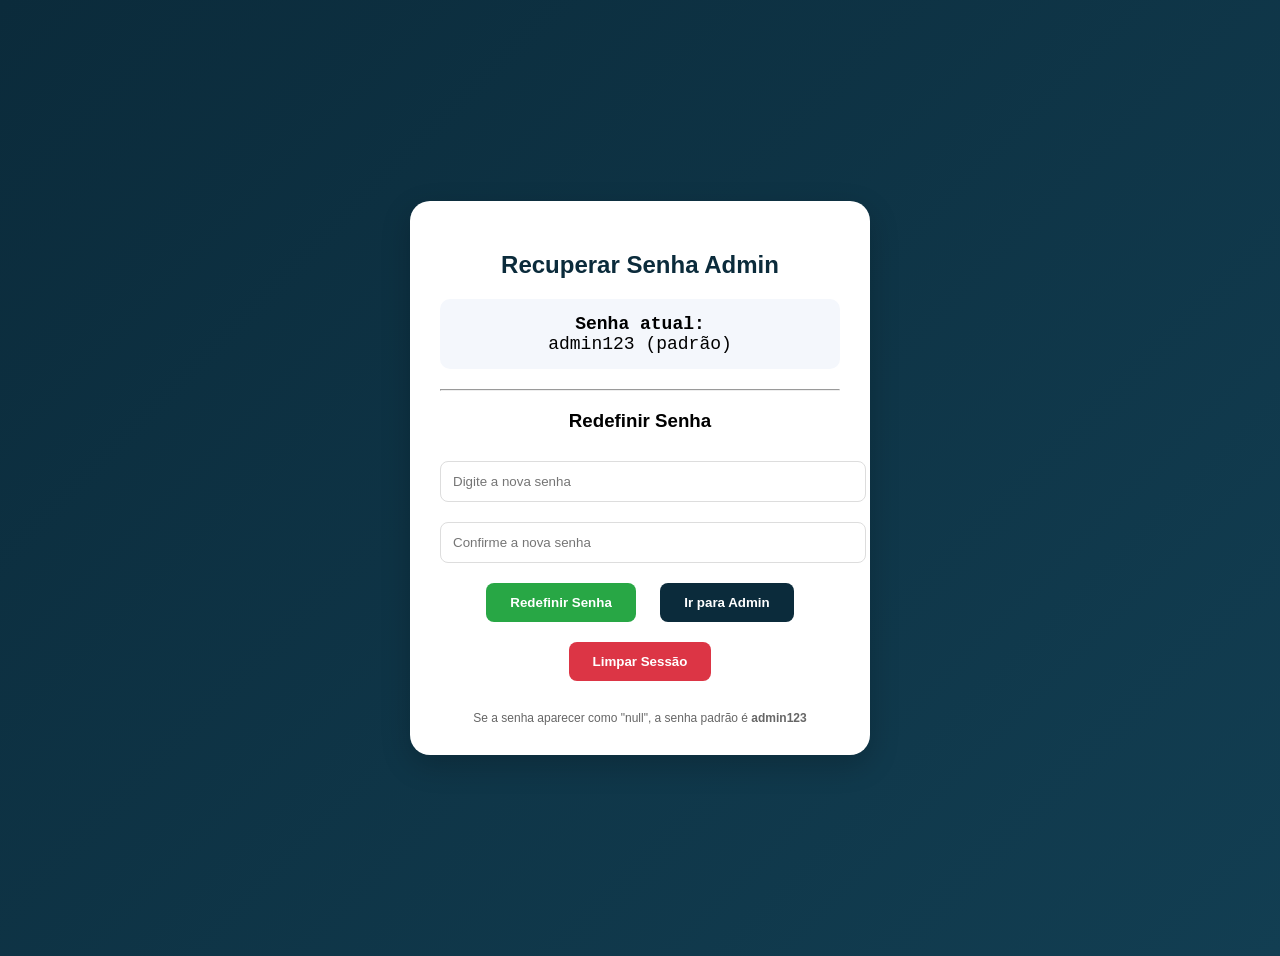
<file: recuperar-senha.html>
<!DOCTYPE html>
<html lang="pt-br">
<head>
    <meta charset="UTF-8">
    <meta name="viewport" content="width=device-width, initial-scale=1.0">
    <title>Recuperar Senha Admin</title>
    <style>
        body {
            font-family: Arial, sans-serif;
            background: linear-gradient(135deg, #0b2b3b 0%, #123e52 100%);
            min-height: 100vh;
            display: flex;
            justify-content: center;
            align-items: center;
            padding: 20px;
        }
        .card {
            background: white;
            border-radius: 20px;
            padding: 30px;
            max-width: 400px;
            width: 100%;
            text-align: center;
            box-shadow: 0 10px 30px rgba(0,0,0,0.2);
        }
        h2 { color: #0b2b3b; margin-bottom: 20px; }
        .btn {
            background: #0b2b3b;
            color: white;
            border: none;
            padding: 12px 24px;
            border-radius: 8px;
            cursor: pointer;
            margin: 10px;
            font-weight: bold;
        }
        .btn:hover { background: #f9b81b; color: #0b2b3b; }
        .btn-danger { background: #dc3545; }
        .btn-danger:hover { background: #c82333; color: white; }
        .btn-success { background: #28a745; }
        .senha-atual {
            background: #f4f7fc;
            padding: 15px;
            border-radius: 10px;
            margin: 20px 0;
            font-family: monospace;
            font-size: 18px;
        }
        input {
            width: 100%;
            padding: 12px;
            margin: 10px 0;
            border: 1px solid #ddd;
            border-radius: 8px;
        }
        .info {
            color: #666;
            font-size: 12px;
            margin-top: 20px;
        }
    </style>
</head>
<body>
    <div class="card">
        <h2><i class="fas fa-key"></i> Recuperar Senha Admin</h2>
        
        <div id="status"></div>
        
        <div class="senha-atual">
            <strong>Senha atual:</strong><br>
            <span id="senhaAtual">-</span>
        </div>
        
        <hr>
        
        <h3>Redefinir Senha</h3>
        <input type="password" id="novaSenha" placeholder="Digite a nova senha">
        <input type="password" id="confirmaSenha" placeholder="Confirme a nova senha">
        
        <button class="btn btn-success" onclick="redefinirSenha()">Redefinir Senha</button>
        <button class="btn" onclick="irParaAdmin()">Ir para Admin</button>
        <button class="btn btn-danger" onclick="limparSessao()">Limpar Sessão</button>
        
        <div class="info">
            <i class="fas fa-info-circle"></i> 
            Se a senha aparecer como "null", a senha padrão é <strong>admin123</strong>
        </div>
    </div>

    <script>
        function mostrarSenhaAtual() {
            const senha = localStorage.getItem('admin_senha');
            const span = document.getElementById('senhaAtual');
            if (senha) {
                span.innerHTML = senha;
            } else {
                span.innerHTML = 'admin123 (padrão)';
            }
        }
        
        function redefinirSenha() {
            const novaSenha = document.getElementById('novaSenha').value;
            const confirma = document.getElementById('confirmaSenha').value;
            
            if (!novaSenha) {
                alert('Digite uma nova senha!');
                return;
            }
            
            if (novaSenha !== confirma) {
                alert('As senhas não coincidem!');
                return;
            }
            
            if (novaSenha.length < 4) {
                alert('A senha deve ter pelo menos 4 caracteres!');
                return;
            }
            
            localStorage.setItem('admin_senha', novaSenha);
            document.getElementById('status').innerHTML = '<p style="color: green;">✅ Senha alterada com sucesso!</p>';
            mostrarSenhaAtual();
            
            setTimeout(() => {
                window.location.href = 'admin.html';
            }, 1500);
        }
        
        function irParaAdmin() {
            window.location.href = 'admin.html';
        }
        
        function limparSessao() {
            localStorage.removeItem('admin_logado');
            localStorage.removeItem('admin_session_start');
            document.getElementById('status').innerHTML = '<p style="color: orange;">⚠️ Sessão limpa! Agora vai pedir senha ao entrar.</p>';
            setTimeout(() => {
                window.location.href = 'admin.html';
            }, 1500);
        }
        
        mostrarSenhaAtual();
    </script>
</body>
</html>
</file>
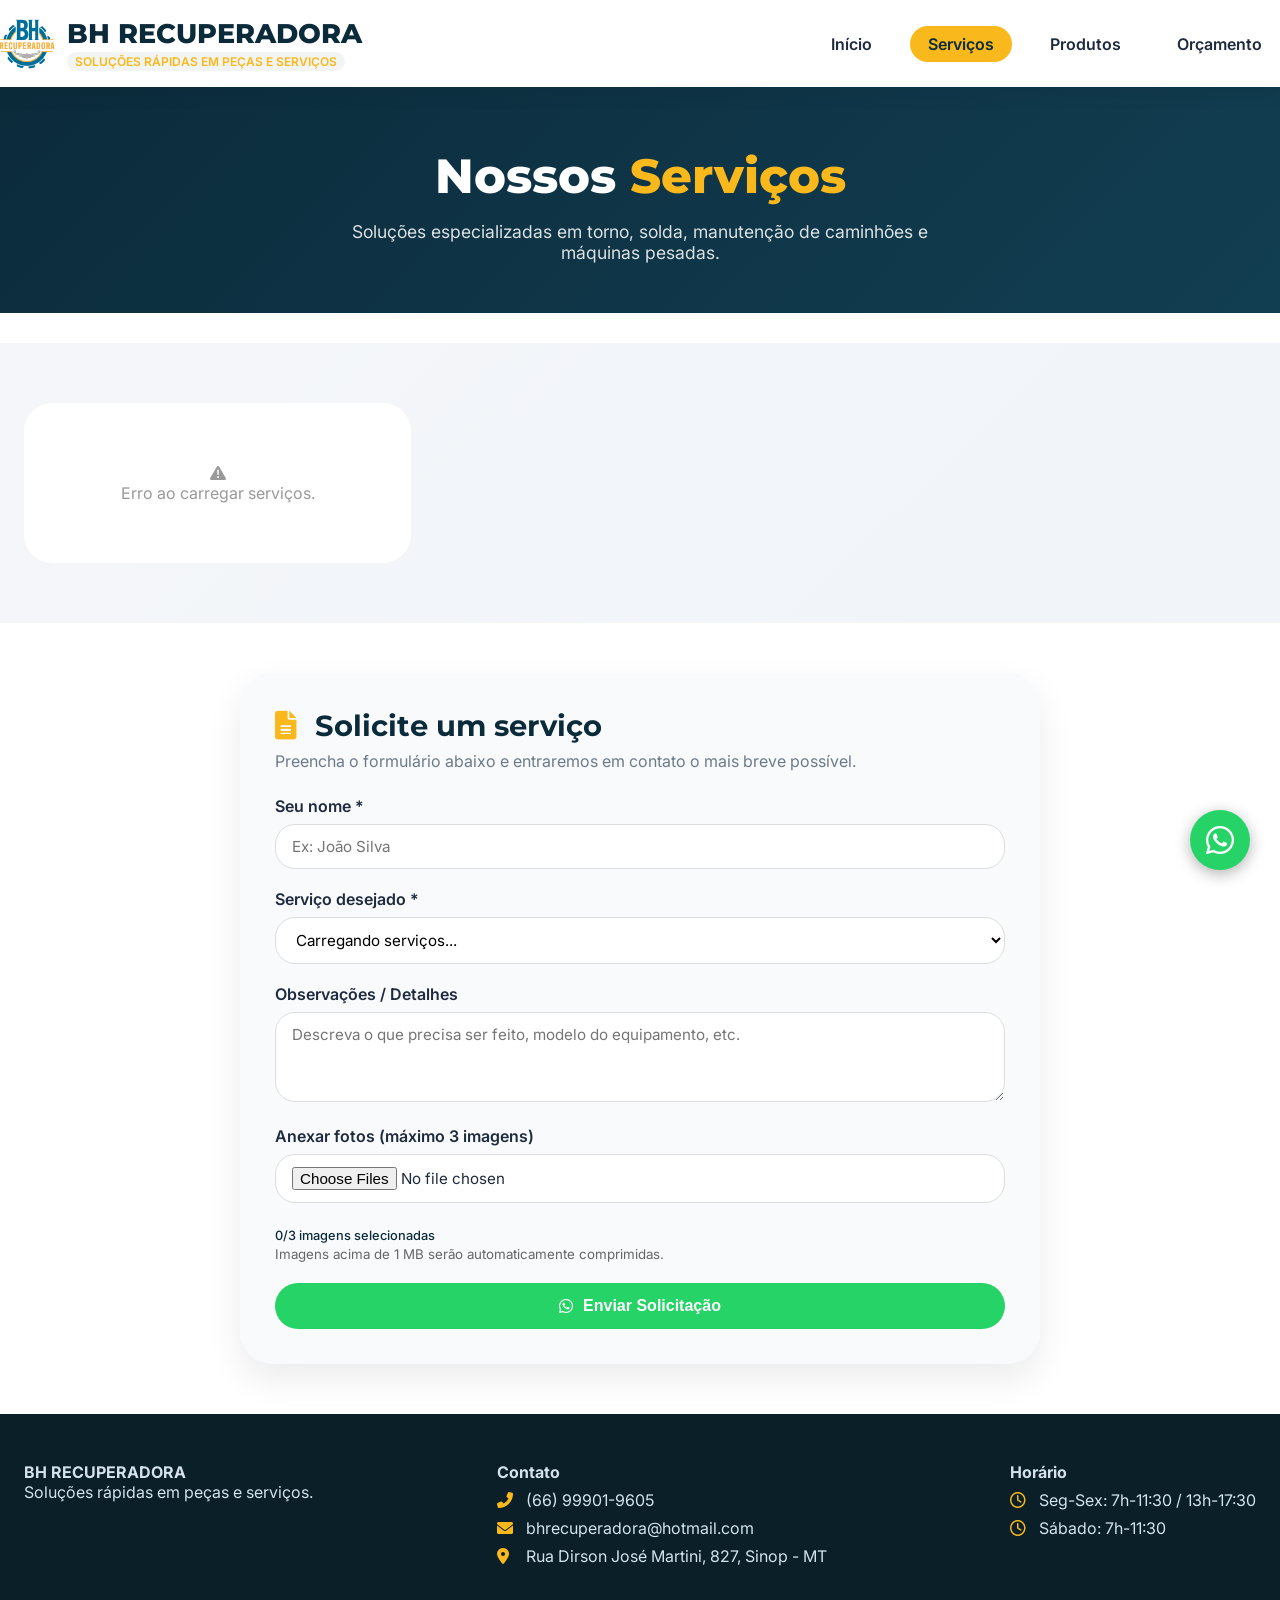
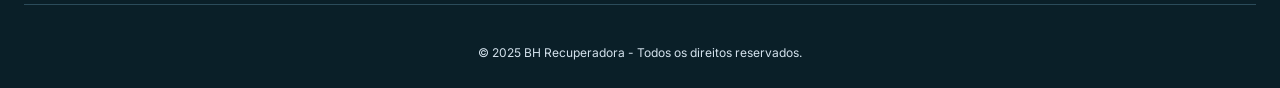
<file: servicos.html>
<!DOCTYPE html>
<html lang="pt-br">
<head>
    <meta charset="UTF-8">
    <meta name="viewport" content="width=device-width, initial-scale=1.0, user-scalable=yes, viewport-fit=cover">
    <title>Nossos Serviços | BH Recuperadora</title>
    
    <link rel="stylesheet" href="https://cdnjs.cloudflare.com/ajax/libs/font-awesome/6.0.0-beta3/css/all.min.css">
    <link href="https://fonts.googleapis.com/css2?family=Inter:opsz,wght@14..32,300;400;500;600;700;800&family=Montserrat:wght@500;600;700;800;900&display=swap" rel="stylesheet">
    <link href="https://unpkg.com/aos@2.3.1/dist/aos.css" rel="stylesheet">
    
    <style>
        * {
            margin: 0;
            padding: 0;
            box-sizing: border-box;
        }
        body {
            font-family: 'Inter', sans-serif;
            background: linear-gradient(135deg, #f5f7fa 0%, #eef2f7 100%);
            color: #1e2a3e;
        }
        .container {
            max-width: 1280px;
            margin: 0 auto;
            padding: 0 24px;
        }
        .header {
            background: #ffffff;
            box-shadow: 0 8px 20px rgba(0,0,0,0.05);
            position: sticky;
            top: 0;
            z-index: 100;
            width: 100%;
        }
        .header-content {
            display: flex;
            align-items: center;
            justify-content: space-between;
            flex-wrap: wrap;
            padding: 16px 0;
            gap: 15px;
        }
        .logo-area {
            display: flex;
            align-items: center;
            gap: 12px;
            flex-wrap: wrap;
        }
        .logo-simbolo {
            width: 55px;
            height: 55px;
            border-radius: 14px;
            overflow: hidden;
        }
        .logo-simbolo img {
            width: 100%;
            height: 100%;
            object-fit: cover;
        }
        .logo-texto h1 {
            font-family: 'Montserrat', sans-serif;
            font-size: 1.7rem;
            font-weight: 800;
            color: #0b2b3b;
        }
        .logo-texto p {
            font-size: 0.75rem;
            font-weight: 600;
            color: #f9b81b;
            background: #0b2b3b0c;
            display: inline-block;
            padding: 2px 8px;
            border-radius: 30px;
        }
        .nav-links {
            display: flex;
            gap: 20px;
            align-items: center;
            flex-wrap: wrap;
            justify-content: flex-end;
        }
        .nav-links a {
            text-decoration: none;
            font-weight: 600;
            color: #1e2a3e;
            transition: all 0.3s ease;
            padding: 8px 18px;
            border-radius: 40px;
            background: transparent;
        }
        .nav-links a:hover {
            background: #f9b81b;
            color: #0b2b3b !important;
        }
        .nav-links a.active {
            background: #f9b81b;
            color: #0b2b3b !important;
        }
        .services-hero {
            background: linear-gradient(135deg, #0b2b3b 0%, #123e52 100%);
            padding: 60px 0 50px;
            text-align: center;
            position: relative;
        }
        .services-hero h1 {
            font-family: 'Montserrat', sans-serif;
            font-size: 3rem;
            font-weight: 800;
            color: white;
            margin-bottom: 16px;
        }
        .services-hero h1 span { color: #f9b81b; }
        .services-hero p {
            font-size: 1.1rem;
            color: rgba(255,255,255,0.85);
            max-width: 600px;
            margin: 0 auto;
        }
        .categorias-section {
            padding: 30px 0 0;
            background: white;
        }
        .categorias-wrapper {
            display: flex;
            flex-wrap: wrap;
            justify-content: center;
            gap: 12px;
            margin-bottom: 20px;
        }
        .btn-categoria {
            background: transparent;
            border: 2px solid #e0e6ed;
            padding: 8px 24px;
            border-radius: 50px;
            font-weight: 600;
            color: #5a6e7c;
            cursor: pointer;
            transition: all 0.3s ease;
            font-size: 0.9rem;
        }
        .btn-categoria:hover, .btn-categoria.active {
            background: #f9b81b;
            border-color: #f9b81b;
            color: #0b2b3b;
            transform: translateY(-2px);
        }
        .servicos-grid-section {
            padding: 40px 0 60px;
        }
        .servicos-grid {
            display: grid;
            grid-template-columns: repeat(auto-fill, minmax(350px, 1fr));
            gap: 35px;
        }
        .servico-card {
            background: white;
            border-radius: 28px;
            overflow: hidden;
            box-shadow: 0 15px 35px rgba(0,0,0,0.08);
            transition: all 0.4s ease;
            cursor: pointer;
        }
        .servico-card:hover {
            transform: translateY(-8px);
            box-shadow: 0 25px 45px rgba(0,0,0,0.15);
        }
        .servico-img {
            width: 100%;
            height: 240px;
            overflow: hidden;
            position: relative;
        }
        .servico-img img {
            width: 100%;
            height: 100%;
            object-fit: cover;
            transition: transform 0.6s ease;
        }
        .servico-card:hover .servico-img img {
            transform: scale(1.08);
        }
        .servico-overlay {
            position: absolute;
            bottom: 0;
            left: 0;
            right: 0;
            background: linear-gradient(to top, rgba(0,0,0,0.7), transparent);
            padding: 20px;
        }
        .servico-categoria-badge {
            background: #f9b81b;
            color: #0b2b3b;
            padding: 4px 12px;
            border-radius: 20px;
            font-size: 0.7rem;
            font-weight: 700;
            display: inline-block;
        }
        .servico-info {
            padding: 24px;
        }
        .servico-info h3 {
            font-size: 1.35rem;
            font-weight: 800;
            color: #0b2b3b;
            margin-bottom: 12px;
        }
        .servico-info h3 i { color: #f9b81b; margin-right: 8px; }
        .servico-info p {
            color: #6c7a8a;
            margin: 12px 0 20px;
            line-height: 1.5;
        }
        .btn-detalhe {
            background: transparent;
            border: 2px solid #0b2b3b;
            color: #0b2b3b;
            padding: 8px 20px;
            border-radius: 40px;
            font-weight: 600;
            cursor: pointer;
            transition: all 0.3s ease;
            display: inline-flex;
            align-items: center;
            gap: 8px;
        }
        .btn-detalhe:hover {
            background: #0b2b3b;
            color: white;
            border-color: #0b2b3b;
        }
        .form-solicitacao-section {
            background: white;
            padding: 50px 0;
            margin: 0;
        }
        .form-solicitacao-container {
            max-width: 800px;
            margin: 0 auto;
            background: #f9fafc;
            border-radius: 32px;
            padding: 35px;
            box-shadow: 0 15px 35px rgba(0,0,0,0.08);
        }
        .form-solicitacao-container h2 {
            font-family: 'Montserrat', sans-serif;
            font-size: 1.8rem;
            color: #0b2b3b;
            margin-bottom: 8px;
        }
        .form-solicitacao-container h2 i { color: #f9b81b; margin-right: 10px; }
        .form-solicitacao-container p { color: #6c7a8a; margin-bottom: 25px; }
        .form-group { margin-bottom: 20px; }
        .form-group label { font-weight: 600; display: block; margin-bottom: 8px; color: #1e2a3e; }
        .form-group input, .form-group select, .form-group textarea {
            width: 100%;
            padding: 12px 16px;
            border: 1px solid #ddd;
            border-radius: 20px;
            font-family: 'Inter', sans-serif;
            font-size: 0.95rem;
            background: white;
        }
        .form-group textarea { resize: vertical; min-height: 90px; }
        .file-preview { display: flex; flex-wrap: wrap; gap: 12px; margin-top: 12px; }
        .file-preview img { width: 80px; height: 80px; object-fit: cover; border-radius: 16px; border: 1px solid #ddd; }
        .btn-submit {
            background: #25D366;
            color: white;
            border: none;
            padding: 14px 20px;
            width: 100%;
            border-radius: 50px;
            font-weight: bold;
            font-size: 1rem;
            cursor: pointer;
            transition: 0.3s;
            display: flex;
            align-items: center;
            justify-content: center;
            gap: 10px;
        }
        .btn-submit:hover { background: #128C7E; transform: scale(1.02); }
        .btn-submit:disabled {
            opacity: 0.6;
            cursor: not-allowed;
            transform: none;
        }
        .footer {
            background: #0a1f28;
            color: #d4e2ed;
            padding: 48px 0 28px;
            width: 100%;
        }
        .footer-content {
            display: flex;
            flex-wrap: wrap;
            justify-content: space-between;
            gap: 40px;
        }
        .footer-col ul { list-style: none; }
        .footer-col ul li { margin: 8px 0; }
        .footer-col ul li i { width: 25px; color: #f9b81b; }
        .footer-bottom {
            text-align: center;
            padding-top: 40px;
            border-top: 1px solid #2b4b5a;
            margin-top: 30px;
            font-size: 0.75rem;
        }
        .modal-servicos {
            display: none;
            position: fixed;
            top: 0;
            left: 0;
            width: 100%;
            height: 100%;
            background: rgba(0,0,0,0.95);
            z-index: 2000;
            overflow-y: auto;
        }
        .modal-content {
            background: linear-gradient(135deg, #0b2b3b 0%, #123e52 100%);
            margin: 40px auto;
            max-width: 900px;
            width: 90%;
            border-radius: 28px;
        }
        .modal-header {
            display: flex;
            justify-content: space-between;
            padding: 20px 30px;
            border-bottom: 2px solid #f9b81b;
        }
        .modal-header h2 { color: #f9b81b; font-size: 1.5rem; }
        .modal-fechar { color: white; font-size: 35px; cursor: pointer; }
        .modal-body { padding: 30px; }
        .galeria-fotos {
            display: grid;
            grid-template-columns: repeat(auto-fit, minmax(200px, 1fr));
            gap: 20px;
            margin-top: 20px;
        }
        .foto-item img {
            width: 100%;
            aspect-ratio: 4/3;
            object-fit: cover;
            border-radius: 12px;
            cursor: pointer;
        }
        .foto-legenda { padding: 8px; text-align: center; color: #f9b81b; background: rgba(0,0,0,0.5); border-radius: 0 0 12px 12px; }
        .whatsapp-float {
            position: fixed;
            bottom: 30px;
            right: 30px;
            background: #25D366;
            width: 60px;
            height: 60px;
            border-radius: 50%;
            display: flex;
            align-items: center;
            justify-content: center;
            font-size: 2rem;
            color: white;
            z-index: 998;
            text-decoration: none;
            box-shadow: 0 4px 15px rgba(0,0,0,0.3);
            transition: 0.3s;
        }
        .whatsapp-float:hover { transform: scale(1.1); }
        .spinner {
            border: 3px solid #f3f3f3;
            border-top: 3px solid #f9b81b;
            border-radius: 50%;
            width: 40px;
            height: 40px;
            animation: spin 1s linear infinite;
            margin: 20px auto;
        }
        @keyframes spin { 0% { transform: rotate(0deg); } 100% { transform: rotate(360deg); } }
        .loading-spinner { text-align: center; padding: 60px; }
        .nenhum-resultado { text-align: center; padding: 60px; background: white; border-radius: 28px; color: #999; }
        .compress-warning { font-size: 0.7rem; color: #e67e22; margin-top: 5px; display: flex; align-items: center; gap: 5px; }
        .image-counter { font-size: 0.8rem; color: #0b2b3b; margin-top: 8px; font-weight: 500; }
        
        @media (max-width: 768px) {
            .container { padding: 0 16px; }
            .header-content { flex-direction: column; text-align: center; gap: 12px; }
            .logo-area { justify-content: center; width: 100%; }
            .nav-links { justify-content: center; width: 100%; gap: 8px; }
            .nav-links a { padding: 5px 12px; font-size: 0.85rem; }
            .services-hero { padding: 40px 0 35px; }
            .services-hero h1 { font-size: 2rem; }
            .servicos-grid { grid-template-columns: 1fr; gap: 25px; }
            .form-solicitacao-container { padding: 20px; margin: 0 16px; }
            .whatsapp-float { width: 50px; height: 50px; font-size: 1.5rem; bottom: 20px; right: 20px; }
        }
    </style>
</head>
<body>

<header class="header">
    <div class="container header-content">
        <div class="logo-area">
            <div class="logo-simbolo"><img src="imagens/icones-bh-05.png" alt="Logo BH"></div>
            <div class="logo-texto"><h1>BH RECUPERADORA</h1><p>SOLUÇÕES RÁPIDAS EM PEÇAS E SERVIÇOS</p></div>
        </div>
        <div class="nav-links">
            <a href="index.html">Início</a>
            <a href="servicos.html" class="active">Serviços</a>
            <a href="produtos.html">Produtos</a>
            <a href="#" id="orcamentoBtn">Orçamento</a>
        </div>
    </div>
</header>

<section class="services-hero">
    <div class="container">
        <h1 data-aos="fade-up">Nossos <span>Serviços</span></h1>
        <p data-aos="fade-up">Soluções especializadas em torno, solda, manutenção de caminhões e máquinas pesadas.</p>
    </div>
</section>

<section class="categorias-section">
    <div class="container">
        <div class="categorias-wrapper" id="categoriasWrapper"></div>
    </div>
</section>

<section class="servicos-grid-section">
    <div class="container">
        <div class="servicos-grid" id="servicosGrid">
            <div class="loading-spinner"><div class="spinner"></div><p>Carregando serviços...</p></div>
        </div>
    </div>
</section>

<section class="form-solicitacao-section">
    <div class="container">
        <div class="form-solicitacao-container" data-aos="fade-up">
            <h2><i class="fas fa-file-alt"></i> Solicite um serviço</h2>
            <p>Preencha o formulário abaixo e entraremos em contato o mais breve possível.</p>
            <form id="formSolicitacao">
                <div class="form-group">
                    <label>Seu nome *</label>
                    <input type="text" id="nomeCliente" required placeholder="Ex: João Silva">
                </div>
                <div class="form-group">
                    <label>Serviço desejado *</label>
                    <select id="servicoSelecionado" required>
                        <option value="">Carregando serviços...</option>
                    </select>
                </div>
                <div class="form-group">
                    <label>Observações / Detalhes</label>
                    <textarea id="observacao" placeholder="Descreva o que precisa ser feito, modelo do equipamento, etc."></textarea>
                </div>
                <div class="form-group">
                    <label>Anexar fotos (máximo 3 imagens)</label>
                    <input type="file" id="fotos" accept="image/*" multiple>
                    <div class="file-preview" id="previewFotos"></div>
                    <div id="compressStatus" class="compress-warning"></div>
                    <div id="imageCounter" class="image-counter">0/3 imagens selecionadas</div>
                    <small style="color: #666;">Imagens acima de 1 MB serão automaticamente comprimidas.</small>
                </div>
                <button type="submit" class="btn-submit" id="btnEnviar">
                    <i class="fab fa-whatsapp"></i> Enviar Solicitação
                </button>
            </form>
        </div>
    </div>
</section>

<footer class="footer">
    <div class="container">
        <div class="footer-content">
            <div class="footer-col">
                <strong>BH RECUPERADORA</strong>
                <p>Soluções rápidas em peças e serviços.</p>
            </div>
            <div class="footer-col">
                <h4>Contato</h4>
                <ul>
                    <li><i class="fas fa-phone-alt"></i> (66) 99901-9605</li>
                    <li><i class="fas fa-envelope"></i> bhrecuperadora@hotmail.com</li>
                    <li><i class="fas fa-map-marker-alt"></i> Rua Dirson José Martini, 827, Sinop - MT</li>
                </ul>
            </div>
            <div class="footer-col">
                <h4>Horário</h4>
                <ul>
                    <li><i class="far fa-clock"></i> Seg-Sex: 7h-11:30 / 13h-17:30</li>
                    <li><i class="far fa-clock"></i> Sábado: 7h-11:30</li>
                </ul>
            </div>
        </div>
        <div class="footer-bottom">
            <p>&copy; 2025 BH Recuperadora - Todos os direitos reservados.</p>
        </div>
    </div>
</footer>

<a class="whatsapp-float" id="whatsappFloatBtn" href="#"><i class="fab fa-whatsapp"></i></a>

<div class="modal-servicos" id="modalServicos">
    <div class="modal-content">
        <div class="modal-header">
            <h2 id="modalTitulo"><i class="fas fa-cog"></i> Serviço</h2>
            <span class="modal-fechar">&times;</span>
        </div>
        <div class="modal-body">
            <div class="modal-descricao" id="modalDescricao"></div>
            <div class="galeria-fotos" id="galeriaFotos"></div>
        </div>
    </div>
</div>

<script src="https://unpkg.com/aos@2.3.1/dist/aos.js"></script>
<script>
    const IMGBB_API_KEY = "4fdb749227fd46b84e28ba9281acf3ea";
    const JSONBIN_BIN_ID = "6a073187adc21f119aa52743";
    const JSONBIN_API_KEY = "$2a$10$lhJUAJrzaktow5Z6xxRb4umOZnO4IucCBgy.nWbDoB8qrwudrYaky";
    const NUMERO_WHATSAPP_EMPRESA = "5566999019605";
    
    let servicos = [];
    let galeriaServicos = {};
    let categorias = [];
    let categoriaAtiva = null;
    let compressedFiles = [];

    // FUNÇÃO MELHORADA PARA ABRIR WHATSAPP (SUPORTA WHATSAPP BUSINESS)
    function abrirWhatsApp(mensagem) {
        const numero = NUMERO_WHATSAPP_EMPRESA;
        const texto = encodeURIComponent(mensagem);
        
        // Detecta se é dispositivo móvel
        const isMobile = /iPhone|iPad|iPod|Android/i.test(navigator.userAgent);
        
        if (isMobile) {
            // Para mobile: tenta primeiro o esquema intent (funciona com WhatsApp Business)
            // Intent URL para Android (funciona com qualquer WhatsApp, incluindo Business)
            const intentUrl = `intent://send/${numero}?text=${texto}#Intent;scheme=whatsapp;package=com.whatsapp;end`;
            
            // Fallback: whatsapp:// (funciona com WhatsApp normal e Business no iOS)
            const whatsappUrl = `whatsapp://send?phone=${numero}&text=${texto}`;
            
            // Tenta abrir o WhatsApp
            window.location.href = whatsappUrl;
            
            // Se não abrir em 2 segundos, tenta o intent (Android)
            setTimeout(() => {
                window.location.href = intentUrl;
            }, 500);
            
            // Fallback para web.whatsapp.com se nada funcionar
            setTimeout(() => {
                if (!document.hidden) {
                    window.open(`https://web.whatsapp.com/send?phone=${numero}&text=${texto}`, '_blank');
                }
            }, 2000);
        } else {
            // Desktop: usa WhatsApp Web
            window.open(`https://web.whatsapp.com/send?phone=${numero}&text=${texto}`, '_blank');
        }
    }

    async function compressImage(file, maxSizeMB = 0.95) {
        return new Promise((resolve, reject) => {
            if (!file.type.startsWith('image/')) {
                reject(new Error('Arquivo não é uma imagem'));
                return;
            }
            if (file.size <= maxSizeMB * 1024 * 1024) {
                resolve(file);
                return;
            }
            const reader = new FileReader();
            reader.readAsDataURL(file);
            reader.onload = (event) => {
                const img = new Image();
                img.src = event.target.result;
                img.onload = () => {
                    let width = img.width;
                    let height = img.height;
                    let quality = 0.9;
                    const tryCompress = () => {
                        let canvas = document.createElement('canvas');
                        let ctx = canvas.getContext('2d');
                        let maxDimension = 1500;
                        if (width > maxDimension || height > maxDimension) {
                            if (width > height) {
                                height = (height / width) * maxDimension;
                                width = maxDimension;
                            } else {
                                width = (width / height) * maxDimension;
                                height = maxDimension;
                            }
                        }
                        canvas.width = width;
                        canvas.height = height;
                        ctx.drawImage(img, 0, 0, width, height);
                        let compressedDataUrl = canvas.toDataURL('image/jpeg', quality);
                        let compressedSize = Math.round((compressedDataUrl.length - 'data:image/jpeg;base64,'.length) * 0.75);
                        if (compressedSize <= maxSizeMB * 1024 * 1024 || quality <= 0.5) {
                            const blob = dataURLToBlob(compressedDataUrl);
                            const compressedFile = new File([blob], file.name.replace(/\.[^/.]+$/, '.jpg'), { type: 'image/jpeg' });
                            resolve(compressedFile);
                        } else {
                            quality -= 0.1;
                            tryCompress();
                        }
                    };
                    tryCompress();
                };
                img.onerror = reject;
            };
            reader.onerror = reject;
        });
    }

    function dataURLToBlob(dataURL) {
        const parts = dataURL.split(';base64,');
        const contentType = parts[0].split(':')[1];
        const raw = window.atob(parts[1]);
        const rawLength = raw.length;
        const uInt8Array = new Uint8Array(rawLength);
        for (let i = 0; i < rawLength; ++i) {
            uInt8Array[i] = raw.charCodeAt(i);
        }
        return new Blob([uInt8Array], { type: contentType });
    }

    async function carregarServicos() {
        try {
            const response = await fetch(`https://api.jsonbin.io/v3/b/${JSONBIN_BIN_ID}/latest`, {
                headers: { 'X-Master-Key': JSONBIN_API_KEY }
            });
            if (!response.ok) throw new Error();
            const data = await response.json();
            servicos = data.record.servicos || [];
            
            const catsSet = new Set();
            servicos.forEach(s => { if(s.categoria) catsSet.add(s.categoria.trim()); });
            categorias = Array.from(catsSet);
            
            servicos.forEach(s => {
                galeriaServicos[s.nome] = {
                    descricao: s.descricao_detalhada || s.descricao || '',
                    fotos: (s.galeria || []).map(f => typeof f === 'string' ? { url: f, legenda: s.nome } : { url: f.url, legenda: f.legenda || s.nome })
                };
                if((!s.galeria || !s.galeria.length) && s.imagem) {
                    galeriaServicos[s.nome].fotos = [{ url: s.imagem, legenda: s.nome }];
                }
            });
            
            renderizarCategorias();
            renderizarServicos();
            popularSelectServicos();
        } catch(e) {
            console.error(e);
            document.getElementById('servicosGrid').innerHTML = '<div class="nenhum-resultado"><i class="fas fa-exclamation-triangle"></i><p>Erro ao carregar serviços.</p></div>';
        }
    }

    function renderizarCategorias() {
        const wrapper = document.getElementById('categoriasWrapper');
        if(!wrapper) return;
        if(categorias.length === 0) { wrapper.innerHTML = ''; return; }
        let html = '';
        categorias.forEach(cat => {
            html += `<button class="btn-categoria" data-categoria="${cat.replace(/"/g, '&quot;')}">${cat}</button>`;
        });
        wrapper.innerHTML = html;
        const botoes = document.querySelectorAll('.btn-categoria');
        if(botoes.length) {
            categoriaAtiva = botoes[0].getAttribute('data-categoria');
            botoes[0].classList.add('active');
        }
        botoes.forEach(btn => {
            btn.addEventListener('click', () => {
                document.querySelectorAll('.btn-categoria').forEach(b => b.classList.remove('active'));
                btn.classList.add('active');
                categoriaAtiva = btn.getAttribute('data-categoria');
                renderizarServicos();
            });
        });
    }

    function getIconePorNome(nome) {
        const lower = nome.toLowerCase();
        if(lower.includes('torno')) return 'fa-cogs';
        if(lower.includes('solda')) return 'fa-fire';
        if(lower.includes('manutenção') || lower.includes('manutencao')) return 'fa-tools';
        if(lower.includes('corte')) return 'fa-bolt';
        if(lower.includes('caminhão') || lower.includes('caminhao')) return 'fa-truck';
        if(lower.includes('máquina') || lower.includes('maquina')) return 'fa-industry';
        return 'fa-wrench';
    }

    function renderizarServicos() {
        const grid = document.getElementById('servicosGrid');
        if(!grid) return;
        let filtrados = categoriaAtiva ? servicos.filter(s => s.categoria === categoriaAtiva) : [...servicos];
        if(filtrados.length === 0) {
            grid.innerHTML = `<div class="nenhum-resultado"><i class="fas fa-folder-open"></i><p>Nenhum serviço nesta categoria.</p></div>`;
            return;
        }
        grid.innerHTML = '';
        filtrados.forEach(servico => {
            const icone = getIconePorNome(servico.nome);
            const imagem = servico.imagem || 'imagens/servico-padrao.jpg';
            const desc = servico.descricao ? (servico.descricao.length > 100 ? servico.descricao.substring(0,100)+'...' : servico.descricao) : 'Serviço especializado.';
            const card = document.createElement('div');
            card.className = 'servico-card';
            card.setAttribute('data-aos', 'fade-up');
            card.innerHTML = `
                <div class="servico-img">
                    <img src="${imagem}" alt="${servico.nome}" onerror="this.src='data:image/svg+xml,%3Csvg xmlns=%27http://www.w3.org/2000/svg%27 viewBox=%270 0 400 300%27%3E%3Crect width=%27400%27 height=%27300%27 fill=%27%230b2b3b%27/%3E%3Ctext x=%27200%27 y=%27150%27 text-anchor=%27middle%27 fill=%27%23f9b81b%27 font-size=%2720%27%3E🔧%3C/text%3E%3C/svg%3E'">
                    <div class="servico-overlay"><span class="servico-categoria-badge">${servico.categoria || 'Serviço'}</span></div>
                </div>
                <div class="servico-info">
                    <h3><i class="fas ${icone}"></i> ${servico.nome}</h3>
                    <p>${desc}</p>
                    <button class="btn-detalhe" data-servico="${servico.nome.replace(/"/g, '&quot;')}"><i class="fas fa-images"></i> Ver Galeria</button>
                </div>
            `;
            card.querySelector('.btn-detalhe').addEventListener('click', (e) => {
                e.stopPropagation();
                abrirGaleria(servico.nome);
            });
            grid.appendChild(card);
        });
        if(typeof AOS !== 'undefined') AOS.refresh();
    }

    function abrirGaleria(titulo) {
        const data = galeriaServicos[titulo] || { descricao: 'Detalhes em breve.', fotos: [] };
        const modal = document.getElementById('modalServicos');
        document.getElementById('modalTitulo').innerHTML = `<i class="fas ${getIconePorNome(titulo)}"></i> ${titulo}`;
        document.getElementById('modalDescricao').innerHTML = data.descricao;
        const galeria = document.getElementById('galeriaFotos');
        galeria.innerHTML = '';
        if(data.fotos && data.fotos.length) {
            data.fotos.forEach(f => {
                const div = document.createElement('div');
                div.className = 'foto-item';
                div.innerHTML = `<img src="${f.url}" alt="${f.legenda}" onerror="this.src='data:image/svg+xml,%3Csvg xmlns=%27http://www.w3.org/2000/svg%27 viewBox=%270 0 400 300%27%3E%3Crect width=%27400%27 height=%27300%27 fill=%27%23333%27/%3E%3Ctext x=%27200%27 y=%27150%27 text-anchor=%27middle%27 fill=%27%23f9b81b%27 font-size=%2720%27%3E📷%3C/text%3E%3C/svg%3E'"><div class="foto-legenda">${f.legenda}</div>`;
                div.addEventListener('click', () => abrirFotoAmpliada(f.url, f.legenda));
                galeria.appendChild(div);
            });
        } else {
            galeria.innerHTML = '<p style="color:#ccc; text-align:center;">Nenhuma foto disponível.</p>';
        }
        modal.style.display = 'block';
        document.body.style.overflow = 'hidden';
    }

    function abrirFotoAmpliada(url, legenda) {
        const div = document.createElement('div');
        div.style.cssText = 'position:fixed;top:0;left:0;width:100%;height:100%;background:rgba(0,0,0,0.95);z-index:3000;display:flex;align-items:center;justify-content:center;cursor:pointer;';
        div.innerHTML = `<span style="position:absolute;top:20px;right:30px;font-size:45px;color:white;">&times;</span><img src="${url}" alt="${legenda}" style="max-width:90%;max-height:90%;object-fit:contain;"><div style="position:absolute;bottom:30px;color:white;background:rgba(0,0,0,0.6);padding:10px;">${legenda}</div>`;
        document.body.appendChild(div);
        div.querySelector('span').onclick = () => div.remove();
        div.onclick = (e) => { if(e.target === div) div.remove(); };
    }

    function popularSelectServicos() {
        const select = document.getElementById('servicoSelecionado');
        if(!select) return;
        select.innerHTML = '<option value="">Selecione um serviço...</option>';
        servicos.forEach(s => {
            const option = document.createElement('option');
            option.value = s.nome;
            option.textContent = `${s.categoria ? `[${s.categoria}] ` : ''}${s.nome}`;
            select.appendChild(option);
        });
    }

    const previewDiv = document.getElementById('previewFotos');
    const fotosInput = document.getElementById('fotos');
    const compressStatus = document.getElementById('compressStatus');
    const imageCounterSpan = document.getElementById('imageCounter');

    function updateImageCounter() {
        const files = fotosInput.files;
        const count = files ? files.length : 0;
        imageCounterSpan.textContent = `${count}/3 imagens selecionadas`;
        if (count === 3) imageCounterSpan.style.color = "#e67e22";
        else imageCounterSpan.style.color = "#0b2b3b";
    }

    fotosInput.addEventListener('change', async function(e) {
        let files = Array.from(e.target.files);
        if (files.length > 3) {
            alert("Você pode selecionar no máximo 3 imagens.");
            files = files.slice(0, 3);
            fotosInput.value = '';
            const dt = new DataTransfer();
            files.forEach(f => dt.items.add(f));
            fotosInput.files = dt.files;
        }
        updateImageCounter();
        previewDiv.innerHTML = '';
        compressStatus.innerHTML = '';
        compressedFiles = [];
        files = Array.from(fotosInput.files);
        
        for (let i = 0; i < files.length; i++) {
            const file = files[i];
            if (!file.type.startsWith('image/')) continue;
            const reader = new FileReader();
            reader.onload = function(ev) {
                const img = document.createElement('img');
                img.src = ev.target.result;
                img.style.cssText = 'width:80px;height:80px;object-fit:cover;border-radius:12px;border:1px solid #ddd;';
                previewDiv.appendChild(img);
            };
            reader.readAsDataURL(file);
            
            if (file.size > 0.95 * 1024 * 1024) {
                compressStatus.innerHTML = '<i class="fas fa-compress-alt"></i> Comprimindo imagens... aguarde.';
                try {
                    const compressed = await compressImage(file, 0.95);
                    compressedFiles.push(compressed);
                    compressStatus.innerHTML = '<i class="fas fa-check-circle" style="color:#27ae60;"></i> Imagens comprimidas com sucesso!';
                    setTimeout(() => { if(compressStatus) compressStatus.innerHTML = ''; }, 3000);
                } catch(err) {
                    compressedFiles.push(file);
                    compressStatus.innerHTML = '<i class="fas fa-exclamation-triangle"></i> Não foi possível comprimir uma imagem.';
                }
            } else {
                compressedFiles.push(file);
            }
        }
    });

    async function uploadParaImgBB(file) {
        const formData = new FormData();
        formData.append('image', file);
        formData.append('key', IMGBB_API_KEY);
        try {
            const response = await fetch('https://api.imgbb.com/1/upload', { method: 'POST', body: formData });
            const data = await response.json();
            if(data.success) return data.data.url;
            return null;
        } catch(e) { return null; }
    }

    document.getElementById('formSolicitacao').addEventListener('submit', async function(e) {
        e.preventDefault();
        const btn = document.getElementById('btnEnviar');
        const originalText = btn.innerHTML;
        btn.innerHTML = '<i class="fab fa-whatsapp"></i> Enviando...';
        btn.disabled = true;
        
        const nome = document.getElementById('nomeCliente').value.trim();
        const servico = document.getElementById('servicoSelecionado').value;
        const observacao = document.getElementById('observacao').value.trim();
        
        if(!nome || !servico) {
            alert('Por favor, preencha nome e serviço desejado.');
            btn.innerHTML = originalText;
            btn.disabled = false;
            return;
        }
        
        let linksImagens = [];
        const filesToUpload = compressedFiles.length ? compressedFiles : (fotosInput.files ? Array.from(fotosInput.files) : []);
        
        if(filesToUpload.length > 0) {
            for(let i = 0; i < Math.min(filesToUpload.length, 3); i++) {
                const url = await uploadParaImgBB(filesToUpload[i]);
                if(url) linksImagens.push(url);
            }
        }
        
        let mensagem = `*NOVA SOLICITAÇÃO DE SERVIÇO*%0A%0A`;
        mensagem += `📋 *Detalhes da Solicitação*%0A`;
        mensagem += `👤 *Nome:* ${nome}%0A`;
        mensagem += `🔧 *Serviço desejado:* ${servico}%0A`;
        if(observacao) mensagem += `📝 *Observações:* ${observacao}%0A%0A`;
        
        if(linksImagens.length) {
            mensagem += `🖼️ *Imagens anexadas:*%0A`;
            linksImagens.forEach((link, idx) => mensagem += `${idx+1} - ${link}%0A`);
        }
        mensagem += `%0A---%0A📱 Enviado via site BH Recuperadora.`;
        
        // Usar a função melhorada para abrir WhatsApp
        abrirWhatsApp(mensagem);
        
        // Limpar formulário
        document.getElementById('formSolicitacao').reset();
        previewDiv.innerHTML = '';
        compressedFiles = [];
        compressStatus.innerHTML = '';
        updateImageCounter();
        
        btn.innerHTML = originalText;
        btn.disabled = false;
        alert('Solicitação enviada! O WhatsApp será aberto para enviar a mensagem.');
    });

    function openWhatsApp() {
        const mensagem = encodeURIComponent('Olá! Gostaria de mais informações sobre os serviços da BH Recuperadora.');
        abrirWhatsApp(mensagem);
    }
    
    document.getElementById('whatsappFloatBtn')?.addEventListener('click', (e) => { e.preventDefault(); openWhatsApp(); });
    document.getElementById('orcamentoBtn')?.addEventListener('click', (e) => { e.preventDefault(); openWhatsApp(); });
    
    const modalServ = document.getElementById('modalServicos');
    document.querySelector('.modal-fechar')?.addEventListener('click', () => {
        modalServ.style.display = 'none';
        document.body.style.overflow = '';
    });
    window.onclick = (e) => { if(e.target === modalServ) { modalServ.style.display = 'none'; document.body.style.overflow = ''; } };
    
    AOS.init({ duration: 800, once: true });
    carregarServicos();
</script>
</body>
</html>
</file>
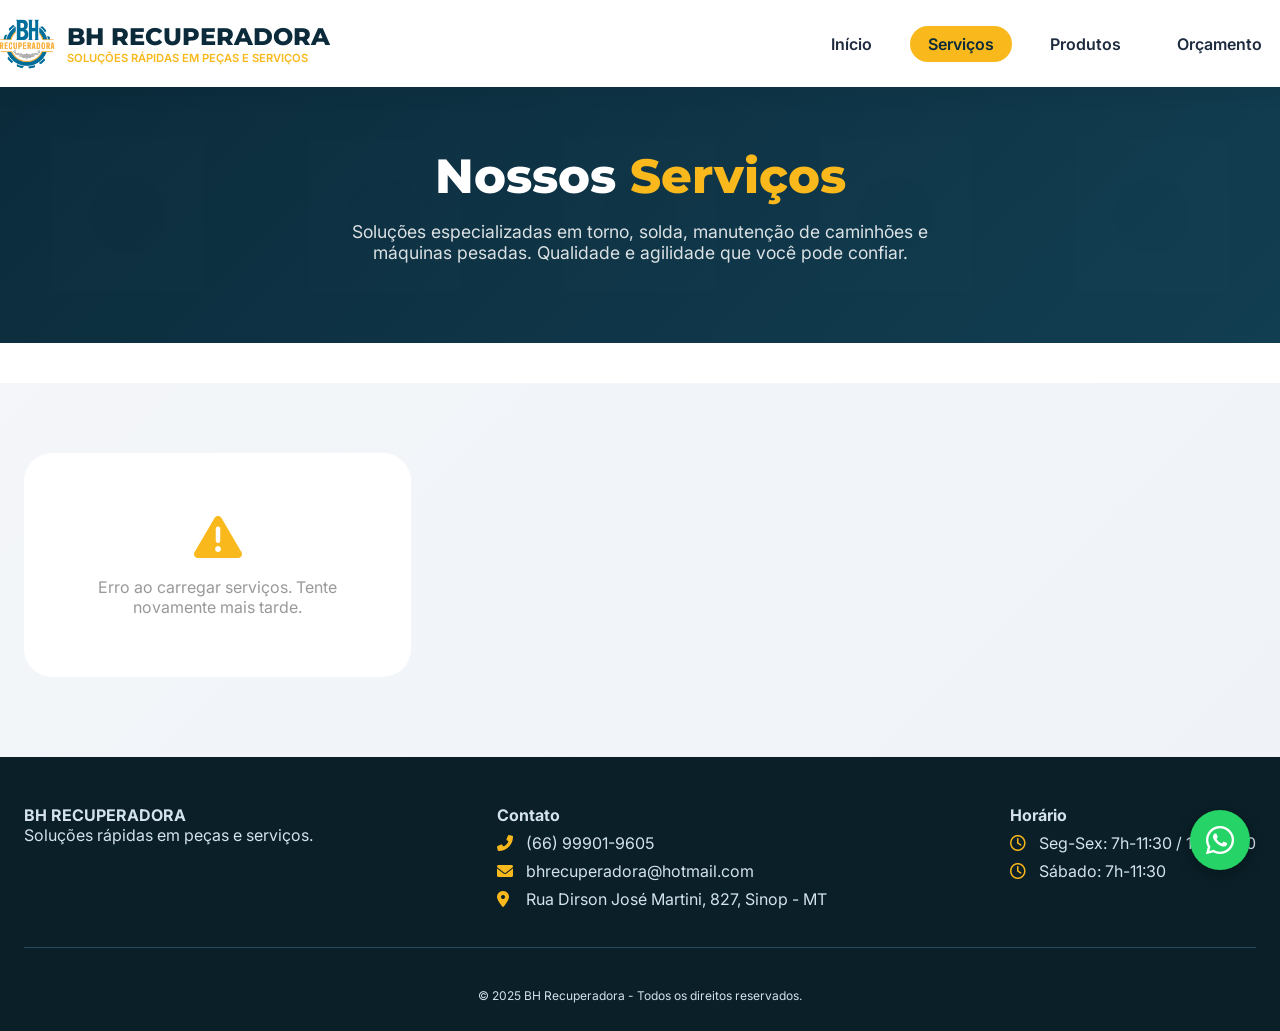
<file: serviços.html>
<!DOCTYPE html>
<html lang="pt-br">
<head>
    <meta charset="UTF-8">
    <meta name="viewport" content="width=device-width, initial-scale=1.0, user-scalable=yes, viewport-fit=cover">
    <title>Nossos Serviços | BH Recuperadora</title>
    
    <link rel="stylesheet" href="https://cdnjs.cloudflare.com/ajax/libs/font-awesome/6.0.0-beta3/css/all.min.css">
    <link href="https://fonts.googleapis.com/css2?family=Inter:opsz,wght@14..32,300;400;500;600;700;800&family=Montserrat:wght@500;600;700;800;900&display=swap" rel="stylesheet">
    <link href="https://unpkg.com/aos@2.3.1/dist/aos.css" rel="stylesheet">
    
    <style>
        * {
            margin: 0;
            padding: 0;
            box-sizing: border-box;
        }
        body {
            font-family: 'Inter', sans-serif;
            background: linear-gradient(135deg, #f5f7fa 0%, #eef2f7 100%);
            color: #1e2a3e;
        }
        .container {
            max-width: 1280px;
            margin: 0 auto;
            padding: 0 24px;
        }
        /* Header */
        .header {
            background: #ffffff;
            box-shadow: 0 8px 20px rgba(0,0,0,0.05);
            position: sticky;
            top: 0;
            z-index: 100;
            width: 100%;
        }
        .header-content {
            display: flex;
            align-items: center;
            justify-content: space-between;
            flex-wrap: wrap;
            padding: 16px 0;
            gap: 15px;
        }
        .logo-area {
            display: flex;
            align-items: center;
            gap: 12px;
        }
        .logo-simbolo {
            width: 55px;
            height: 55px;
            border-radius: 14px;
            overflow: hidden;
        }
        .logo-simbolo img {
            width: 100%;
            height: 100%;
            object-fit: cover;
        }
        .logo-texto h1 {
            font-family: 'Montserrat', sans-serif;
            font-size: 1.5rem;
            font-weight: 800;
            color: #0b2b3b;
        }
        .logo-texto p {
            font-size: 0.7rem;
            font-weight: 600;
            color: #f9b81b;
        }
        .nav-links {
            display: flex;
            gap: 20px;
            align-items: center;
            flex-wrap: wrap;
        }
        .nav-links a {
            text-decoration: none;
            font-weight: 600;
            color: #1e2a3e;
            transition: all 0.3s ease;
            padding: 8px 18px;
            border-radius: 40px;
        }
        .nav-links a:hover {
            background: #f9b81b;
            color: #0b2b3b;
        }
        .nav-links a.active {
            background: #f9b81b;
            color: #0b2b3b;
        }
        /* Hero da página de serviços */
        .services-hero {
            background: linear-gradient(135deg, #0b2b3b 0%, #123e52 100%);
            padding: 60px 0 80px;
            text-align: center;
            position: relative;
            overflow: hidden;
        }
        .services-hero::before {
            content: '';
            position: absolute;
            top: 0;
            left: 0;
            right: 0;
            bottom: 0;
            background: url('data:image/svg+xml,<svg xmlns="http://www.w3.org/2000/svg" viewBox="0 0 100 100" opacity="0.05"><path fill="white" d="M20,20 L80,20 L80,80 L20,80 Z"/><circle cx="50" cy="50" r="15"/></svg>') repeat;
            opacity: 0.1;
        }
        .services-hero h1 {
            font-family: 'Montserrat', sans-serif;
            font-size: 3rem;
            font-weight: 800;
            color: white;
            margin-bottom: 16px;
            position: relative;
            z-index: 1;
        }
        .services-hero p {
            font-size: 1.1rem;
            color: rgba(255,255,255,0.85);
            max-width: 600px;
            margin: 0 auto;
            position: relative;
            z-index: 1;
        }
        /* Filtros/Categorias - APENAS CATEGORIAS ESPECÍFICAS (sem "Todos") */
        .categorias-section {
            padding: 40px 0 0;
            background: white;
        }
        .categorias-wrapper {
            display: flex;
            flex-wrap: wrap;
            justify-content: center;
            gap: 12px;
            margin-bottom: 30px;
        }
        .btn-categoria {
            background: transparent;
            border: 2px solid #e0e6ed;
            padding: 10px 28px;
            border-radius: 50px;
            font-weight: 600;
            color: #5a6e7c;
            cursor: pointer;
            transition: all 0.3s ease;
            font-size: 0.9rem;
        }
        .btn-categoria:hover {
            border-color: #f9b81b;
            color: #f9b81b;
            transform: translateY(-2px);
        }
        .btn-categoria.active {
            background: #f9b81b;
            border-color: #f9b81b;
            color: #0b2b3b;
        }
        /* Grid de serviços */
        .servicos-grid-section {
            padding: 40px 0 80px;
        }
        .servicos-grid {
            display: grid;
            grid-template-columns: repeat(auto-fill, minmax(350px, 1fr));
            gap: 35px;
        }
        .servico-card {
            background: white;
            border-radius: 28px;
            overflow: hidden;
            box-shadow: 0 15px 35px rgba(0,0,0,0.08);
            transition: all 0.4s ease;
            cursor: pointer;
            animation: fadeInUp 0.6s ease forwards;
            opacity: 0;
        }
        .servico-card:nth-child(1) { animation-delay: 0.1s; }
        .servico-card:nth-child(2) { animation-delay: 0.2s; }
        .servico-card:nth-child(3) { animation-delay: 0.3s; }
        .servico-card:nth-child(4) { animation-delay: 0.4s; }
        .servico-card:nth-child(5) { animation-delay: 0.5s; }
        .servico-card:nth-child(6) { animation-delay: 0.6s; }
        @keyframes fadeInUp {
            from {
                opacity: 0;
                transform: translateY(30px);
            }
            to {
                opacity: 1;
                transform: translateY(0);
            }
        }
        .servico-card:hover {
            transform: translateY(-10px);
            box-shadow: 0 25px 45px rgba(0,0,0,0.15);
        }
        .servico-img {
            width: 100%;
            height: 240px;
            overflow: hidden;
            position: relative;
        }
        .servico-img img {
            width: 100%;
            height: 100%;
            object-fit: cover;
            transition: transform 0.6s ease;
        }
        .servico-card:hover .servico-img img {
            transform: scale(1.08);
        }
        .servico-overlay {
            position: absolute;
            bottom: 0;
            left: 0;
            right: 0;
            background: linear-gradient(to top, rgba(0,0,0,0.7), transparent);
            padding: 20px;
        }
        .servico-categoria-badge {
            background: #f9b81b;
            color: #0b2b3b;
            padding: 4px 12px;
            border-radius: 20px;
            font-size: 0.7rem;
            font-weight: 700;
            display: inline-block;
        }
        .servico-info {
            padding: 24px;
        }
        .servico-info h3 {
            font-size: 1.35rem;
            font-weight: 800;
            color: #0b2b3b;
            margin-bottom: 12px;
        }
        .servico-info h3 i {
            color: #f9b81b;
            margin-right: 8px;
        }
        .servico-info p {
            color: #6c7a8a;
            line-height: 1.5;
            margin-bottom: 20px;
        }
        .btn-detalhe {
            background: transparent;
            border: 2px solid #0b2b3b;
            color: #0b2b3b;
            padding: 8px 20px;
            border-radius: 40px;
            font-weight: 600;
            cursor: pointer;
            transition: all 0.3s ease;
            display: inline-flex;
            align-items: center;
            gap: 8px;
        }
        .btn-detalhe:hover {
            background: #0b2b3b;
            color: white;
            border-color: #0b2b3b;
        }
        /* Modal de galeria */
        .modal-servicos {
            display: none;
            position: fixed;
            top: 0;
            left: 0;
            width: 100%;
            height: 100%;
            background-color: rgba(0,0,0,0.95);
            z-index: 2000;
            overflow-y: auto;
        }
        .modal-content {
            background: linear-gradient(135deg, #0b2b3b 0%, #123e52 100%);
            margin: 40px auto;
            max-width: 1000px;
            width: 90%;
            border-radius: 32px;
            animation: modalFadeIn 0.3s ease;
        }
        @keyframes modalFadeIn {
            from {
                opacity: 0;
                transform: scale(0.95);
            }
            to {
                opacity: 1;
                transform: scale(1);
            }
        }
        .modal-header {
            display: flex;
            justify-content: space-between;
            align-items: center;
            padding: 24px 30px;
            border-bottom: 2px solid #f9b81b;
        }
        .modal-header h2 {
            color: #f9b81b;
            font-size: 1.6rem;
        }
        .modal-header h2 i {
            margin-right: 10px;
        }
        .modal-fechar {
            color: white;
            font-size: 40px;
            cursor: pointer;
            transition: 0.2s;
        }
        .modal-fechar:hover {
            color: #f9b81b;
            transform: scale(1.1);
        }
        .modal-body {
            padding: 30px;
        }
        .modal-descricao {
            color: #e0e6ed;
            line-height: 1.6;
            margin-bottom: 25px;
            font-size: 1rem;
        }
        .galeria-fotos {
            display: grid;
            grid-template-columns: repeat(auto-fit, minmax(250px, 1fr));
            gap: 20px;
        }
        .foto-item {
            background: rgba(255,255,255,0.1);
            border-radius: 16px;
            overflow: hidden;
            cursor: pointer;
            transition: all 0.3s ease;
        }
        .foto-item:hover {
            transform: scale(1.02);
            box-shadow: 0 10px 25px rgba(0,0,0,0.3);
        }
        .foto-item img {
            width: 100%;
            aspect-ratio: 4/3;
            object-fit: cover;
            display: block;
        }
        .foto-legenda {
            padding: 12px;
            text-align: center;
            font-size: 0.8rem;
            color: #f9b81b;
            background: rgba(0,0,0,0.5);
        }
        /* Nenhum resultado */
        .nenhum-resultado {
            text-align: center;
            padding: 60px;
            background: white;
            border-radius: 28px;
            color: #999;
        }
        .nenhum-resultado i {
            font-size: 3rem;
            margin-bottom: 16px;
            color: #f9b81b;
        }
        /* Footer */
        .footer {
            background: #0a1f28;
            color: #d4e2ed;
            padding: 48px 0 28px;
        }
        .footer-content {
            display: flex;
            flex-wrap: wrap;
            justify-content: space-between;
            gap: 40px;
        }
        .footer-col ul {
            list-style: none;
        }
        .footer-col ul li {
            margin: 8px 0;
        }
        .footer-col ul li i {
            width: 25px;
            color: #f9b81b;
        }
        .footer-bottom {
            text-align: center;
            padding-top: 40px;
            border-top: 1px solid #2b4b5a;
            margin-top: 30px;
            font-size: 0.75rem;
        }
        /* Loading */
        .loading-spinner {
            text-align: center;
            padding: 60px;
        }
        .spinner {
            border: 3px solid #f3f3f3;
            border-top: 3px solid #f9b81b;
            border-radius: 50%;
            width: 50px;
            height: 50px;
            animation: spin 1s linear infinite;
            margin: 0 auto 20px;
        }
        @keyframes spin { 0% { transform: rotate(0deg); } 100% { transform: rotate(360deg); } }
        /* Scroll suave para as categorias */
        html {
            scroll-behavior: smooth;
        }
        /* Responsivo */
        @media (max-width: 768px) {
            .services-hero h1 { font-size: 2rem; }
            .servicos-grid { grid-template-columns: 1fr; gap: 25px; }
            .btn-categoria { padding: 8px 20px; font-size: 0.85rem; }
            .header-content { flex-direction: column; text-align: center; }
            .nav-links { justify-content: center; }
            .modal-header h2 { font-size: 1.2rem; }
            .modal-body { padding: 20px; }
            .galeria-fotos { grid-template-columns: 1fr; gap: 15px; }
        }
        @media (max-width: 480px) {
            .services-hero h1 { font-size: 1.6rem; }
            .btn-categoria { padding: 6px 14px; font-size: 0.75rem; }
            .servico-info h3 { font-size: 1.1rem; }
        }
        .whatsapp-float {
            position: fixed;
            bottom: 30px;
            right: 30px;
            background: #25D366;
            width: 60px;
            height: 60px;
            border-radius: 50%;
            display: flex;
            align-items: center;
            justify-content: center;
            font-size: 2rem;
            color: white;
            z-index: 998;
            text-decoration: none;
            box-shadow: 0 4px 15px rgba(0,0,0,0.3);
            transition: 0.3s;
        }
        .whatsapp-float:hover {
            transform: scale(1.1);
        }
    </style>
</head>
<body>

<header class="header">
    <div class="container header-content">
        <div class="logo-area">
            <div class="logo-simbolo"><img src="imagens/icones-bh-05.png" alt="Logo BH"></div>
            <div class="logo-texto"><h1>BH RECUPERADORA</h1><p>SOLUÇÕES RÁPIDAS EM PEÇAS E SERVIÇOS</p></div>
        </div>
        <div class="nav-links">
            <a href="index.html">Início</a>
            <a href="servicos.html" class="active">Serviços</a>
            <a href="produtos.html">Produtos</a>
            <a href="#" id="orcamentoBtn">Orçamento</a>
        </div>
    </div>
</header>

<section class="services-hero">
    <div class="container">
        <h1 data-aos="fade-up">Nossos <span style="color: #f9b81b;">Serviços</span></h1>
        <p data-aos="fade-up" data-aos-delay="100">Soluções especializadas em torno, solda, manutenção de caminhões e máquinas pesadas. Qualidade e agilidade que você pode confiar.</p>
    </div>
</section>

<section class="categorias-section">
    <div class="container">
        <div class="categorias-wrapper" id="categoriasWrapper">
            <!-- As categorias serão carregadas dinamicamente (sem o botão "Todos os Serviços") -->
        </div>
    </div>
</section>

<section class="servicos-grid-section">
    <div class="container">
        <div class="servicos-grid" id="servicosGrid">
            <div class="loading-spinner"><div class="spinner"></div><p>Carregando serviços...</p></div>
        </div>
    </div>
</section>

<footer class="footer">
    <div class="container">
        <div class="footer-content">
            <div class="footer-col">
                <strong>BH RECUPERADORA</strong>
                <p>Soluções rápidas em peças e serviços.</p>
            </div>
            <div class="footer-col">
                <h4>Contato</h4>
                <ul>
                    <li><i class="fas fa-phone-alt"></i> (66) 99901-9605</li>
                    <li><i class="fas fa-envelope"></i> bhrecuperadora@hotmail.com</li>
                    <li><i class="fas fa-map-marker-alt"></i> Rua Dirson José Martini, 827, Sinop - MT</li>
                </ul>
            </div>
            <div class="footer-col">
                <h4>Horário</h4>
                <ul>
                    <li><i class="far fa-clock"></i> Seg-Sex: 7h-11:30 / 13h-17:30</li>
                    <li><i class="far fa-clock"></i> Sábado: 7h-11:30</li>
                </ul>
            </div>
        </div>
        <div class="footer-bottom">
            <p>&copy; 2025 BH Recuperadora - Todos os direitos reservados.</p>
        </div>
    </div>
</footer>

<a class="whatsapp-float" id="whatsappFloatBtn" href="#"><i class="fab fa-whatsapp"></i></a>

<div class="modal-servicos" id="modalServicos">
    <div class="modal-content">
        <div class="modal-header">
            <h2 id="modalTitulo"><i class="fas fa-cog"></i> Serviço</h2>
            <span class="modal-fechar">&times;</span>
        </div>
        <div class="modal-body">
            <div class="modal-descricao" id="modalDescricao"></div>
            <div class="galeria-fotos" id="galeriaFotos"></div>
        </div>
    </div>
</div>

<script src="https://unpkg.com/aos@2.3.1/dist/aos.js"></script>
<script>
    const JSONBIN_BIN_ID = "6a073187adc21f119aa52743";
    const JSONBIN_API_KEY = "$2a$10$lhJUAJrzaktow5Z6xxRb4umOZnO4IucCBgy.nWbDoB8qrwudrYaky";
    
    let servicos = [];
    let galeriaServicos = {};
    let categorias = [];
    let categoriaAtiva = null; // Inicia sem categoria ativa (mostra todos)

    async function carregarServicos() {
        try {
            const response = await fetch(`https://api.jsonbin.io/v3/b/${JSONBIN_BIN_ID}/latest`, {
                headers: { 'X-Master-Key': JSONBIN_API_KEY }
            });
            if (!response.ok) throw new Error('Erro ao carregar');
            const data = await response.json();
            servicos = data.record.servicos || [];
            
            // Extrair categorias únicas dos serviços
            const catsSet = new Set();
            servicos.forEach(servico => {
                if (servico.categoria && servico.categoria.trim()) {
                    catsSet.add(servico.categoria.trim());
                }
            });
            categorias = Array.from(catsSet);
            
            // Preparar galeria
            servicos.forEach(servico => {
                galeriaServicos[servico.nome] = {
                    descricao: servico.descricao_detalhada || servico.descricao || 'Serviço especializado com qualidade e agilidade.',
                    fotos: (servico.galeria || []).map(f => typeof f === 'string' ? { url: f, legenda: servico.nome } : { url: f.url, legenda: f.legenda || servico.nome })
                };
                if ((!servico.galeria || servico.galeria.length === 0) && servico.imagem) {
                    galeriaServicos[servico.nome].fotos = [{ url: servico.imagem, legenda: servico.nome }];
                }
            });
            
            renderizarCategorias();
            renderizarServicos();
        } catch (error) {
            console.error('Erro:', error);
            document.getElementById('servicosGrid').innerHTML = '<div class="nenhum-resultado"><i class="fas fa-exclamation-triangle"></i><p>Erro ao carregar serviços. Tente novamente mais tarde.</p></div>';
        }
    }

    function renderizarCategorias() {
        const wrapper = document.getElementById('categoriasWrapper');
        if (!wrapper) return;
        
        // SEM o botão "Todos os Serviços" - apenas as categorias específicas
        let html = '';
        categorias.forEach(cat => {
            html += `<button class="btn-categoria" data-categoria="${cat.replace(/"/g, '&quot;')}">${cat}</button>`;
        });
        wrapper.innerHTML = html;
        
        // Ativar a primeira categoria por padrão (se houver)
        const botoes = document.querySelectorAll('.btn-categoria');
        if (botoes.length > 0) {
            categoriaAtiva = botoes[0].getAttribute('data-categoria');
            botoes[0].classList.add('active');
        }
        
        // Adicionar eventos
        botoes.forEach(btn => {
            btn.addEventListener('click', () => {
                document.querySelectorAll('.btn-categoria').forEach(b => b.classList.remove('active'));
                btn.classList.add('active');
                categoriaAtiva = btn.getAttribute('data-categoria');
                renderizarServicos();
            });
        });
        
        // Se não houver categorias, mostrar mensagem
        if (categorias.length === 0) {
            wrapper.innerHTML = '<p style="text-align:center; color:#999;">Carregando categorias...</p>';
        }
    }

    function getIconePorNome(nome) {
        const lower = nome.toLowerCase();
        if (lower.includes('torno')) return 'fa-cogs';
        if (lower.includes('solda')) return 'fa-fire';
        if (lower.includes('manutenção') || lower.includes('manutencao')) return 'fa-tools';
        if (lower.includes('corte')) return 'fa-bolt';
        if (lower.includes('caminhão') || lower.includes('caminhao')) return 'fa-truck';
        if (lower.includes('máquina') || lower.includes('maquina')) return 'fa-industry';
        return 'fa-wrench';
    }

    function renderizarServicos() {
        const grid = document.getElementById('servicosGrid');
        if (!grid) return;
        
        // Filtrar pela categoria ativa
        let servicosFiltrados = [...servicos];
        if (categoriaAtiva) {
            servicosFiltrados = servicosFiltrados.filter(s => s.categoria === categoriaAtiva);
        }
        
        if (servicosFiltrados.length === 0) {
            grid.innerHTML = `<div class="nenhum-resultado"><i class="fas fa-folder-open"></i><p>Nenhum serviço encontrado nesta categoria.</p></div>`;
            return;
        }
        
        grid.innerHTML = '';
        servicosFiltrados.forEach(servico => {
            const icone = getIconePorNome(servico.nome);
            const imagem = servico.imagem || 'imagens/servico-padrao.jpg';
            const descricao = servico.descricao ? (servico.descricao.length > 100 ? servico.descricao.substring(0, 100) + '...' : servico.descricao) : 'Serviço especializado com qualidade e agilidade.';
            
            const card = document.createElement('div');
            card.className = 'servico-card';
            card.setAttribute('data-aos', 'fade-up');
            card.innerHTML = `
                <div class="servico-img">
                    <img src="${imagem}" alt="${servico.nome}" onerror="this.src='data:image/svg+xml,%3Csvg xmlns=%27http://www.w3.org/2000/svg%27 viewBox=%270 0 400 300%27%3E%3Crect width=%27400%27 height=%27300%27 fill=%27%230b2b3b%27/%3E%3Ctext x=%27200%27 y=%27150%27 text-anchor=%27middle%27 fill=%27%23f9b81b%27 font-size=%2720%27%3E🔧%3C/text%3E%3C/svg%3E'">
                    <div class="servico-overlay">
                        <span class="servico-categoria-badge">${servico.categoria || 'Serviço'}</span>
                    </div>
                </div>
                <div class="servico-info">
                    <h3><i class="fas ${icone}"></i> ${servico.nome}</h3>
                    <p>${descricao}</p>
                    <button class="btn-detalhe" data-servico="${servico.nome.replace(/"/g, '&quot;')}">
                        <i class="fas fa-images"></i> Ver Galeria
                    </button>
                </div>
            `;
            
            const btn = card.querySelector('.btn-detalhe');
            btn.addEventListener('click', (e) => {
                e.stopPropagation();
                abrirGaleria(servico.nome);
            });
            
            grid.appendChild(card);
        });
        
        AOS.refresh();
    }

    function abrirGaleria(titulo) {
        const servicoData = galeriaServicos[titulo];
        const servicoOriginal = servicos.find(s => s.nome === titulo);
        
        if (!servicoData && servicoOriginal) {
            const dadosBasicos = {
                descricao: servicoOriginal.descricao_detalhada || servicoOriginal.descricao || 'Serviço especializado.',
                fotos: []
            };
            if (servicoOriginal.imagem) {
                dadosBasicos.fotos.push({ url: servicoOriginal.imagem, legenda: servicoOriginal.nome });
            }
            abrirModal(titulo, dadosBasicos);
        } else if (servicoData) {
            abrirModal(titulo, servicoData);
        } else {
            abrirModal(titulo, { descricao: 'Detalhes do serviço em breve.', fotos: [] });
        }
    }

    function abrirModal(titulo, data) {
        const modal = document.getElementById('modalServicos');
        const icone = getIconePorNome(titulo);
        document.getElementById('modalTitulo').innerHTML = `<i class="fas ${icone}"></i> ${titulo}`;
        document.getElementById('modalDescricao').innerHTML = data.descricao || 'Serviço especializado com qualidade e agilidade.';
        
        const galeria = document.getElementById('galeriaFotos');
        galeria.innerHTML = '';
        
        if (data.fotos && data.fotos.length > 0) {
            data.fotos.forEach(foto => {
                const div = document.createElement('div');
                div.className = 'foto-item';
                div.innerHTML = `
                    <img src="${foto.url}" alt="${foto.legenda}" onerror="this.src='data:image/svg+xml,%3Csvg xmlns=%27http://www.w3.org/2000/svg%27 viewBox=%270 0 400 300%27%3E%3Crect width=%27400%27 height=%27300%27 fill=%27%23333%27/%3E%3Ctext x=%27200%27 y=%27150%27 text-anchor=%27middle%27 fill=%27%23f9b81b%27 font-size=%2720%27%3E📷%3C/text%3E%3C/svg%3E'">
                    <div class="foto-legenda">${foto.legenda || titulo}</div>
                `;
                div.addEventListener('click', () => abrirFotoAmpliada(foto.url, foto.legenda || titulo));
                galeria.appendChild(div);
            });
        } else {
            galeria.innerHTML = '<p style="text-align:center; color:#ccc; padding:40px;">Nenhuma foto disponível para este serviço no momento.</p>';
        }
        
        modal.style.display = 'block';
        document.body.style.overflow = 'hidden';
    }

    function abrirFotoAmpliada(url, legenda) {
        const div = document.createElement('div');
        div.style.position = 'fixed';
        div.style.top = '0';
        div.style.left = '0';
        div.style.width = '100%';
        div.style.height = '100%';
        div.style.background = 'rgba(0,0,0,0.95)';
        div.style.zIndex = '3000';
        div.style.display = 'flex';
        div.style.alignItems = 'center';
        div.style.justifyContent = 'center';
        div.style.cursor = 'pointer';
        div.innerHTML = `
            <span style="position:absolute;top:20px;right:30px;font-size:45px;color:white;cursor:pointer;z-index:3001;">&times;</span>
            <img src="${url}" alt="${legenda}" style="max-width:90%;max-height:90%;object-fit:contain;border-radius:12px;">
            <div style="position:absolute;bottom:30px;left:0;right:0;text-align:center;color:white;background:rgba(0,0,0,0.6);padding:10px;">${legenda}</div>
        `;
        document.body.appendChild(div);
        div.querySelector('span').onclick = () => div.remove();
        div.onclick = (e) => { if (e.target === div) div.remove(); };
    }

    function openWhatsApp() {
        window.open('https://wa.me/5566999019605?text=Olá! Gostaria de mais informações sobre os serviços da BH Recuperadora.', '_blank');
    }

    document.addEventListener('DOMContentLoaded', () => {
        AOS.init({ duration: 800, once: true });
        carregarServicos();
        
        const modal = document.getElementById('modalServicos');
        document.querySelector('.modal-fechar')?.addEventListener('click', () => {
            modal.style.display = 'none';
            document.body.style.overflow = '';
        });
        window.onclick = (e) => {
            if (e.target === modal) {
                modal.style.display = 'none';
                document.body.style.overflow = '';
            }
        };
        
        document.getElementById('orcamentoBtn')?.addEventListener('click', (e) => {
            e.preventDefault();
            openWhatsApp();
        });
        
        document.getElementById('whatsappFloatBtn')?.addEventListener('click', (e) => {
            e.preventDefault();
            openWhatsApp();
        });
    });
</script>
</body>
</html>
</file>
